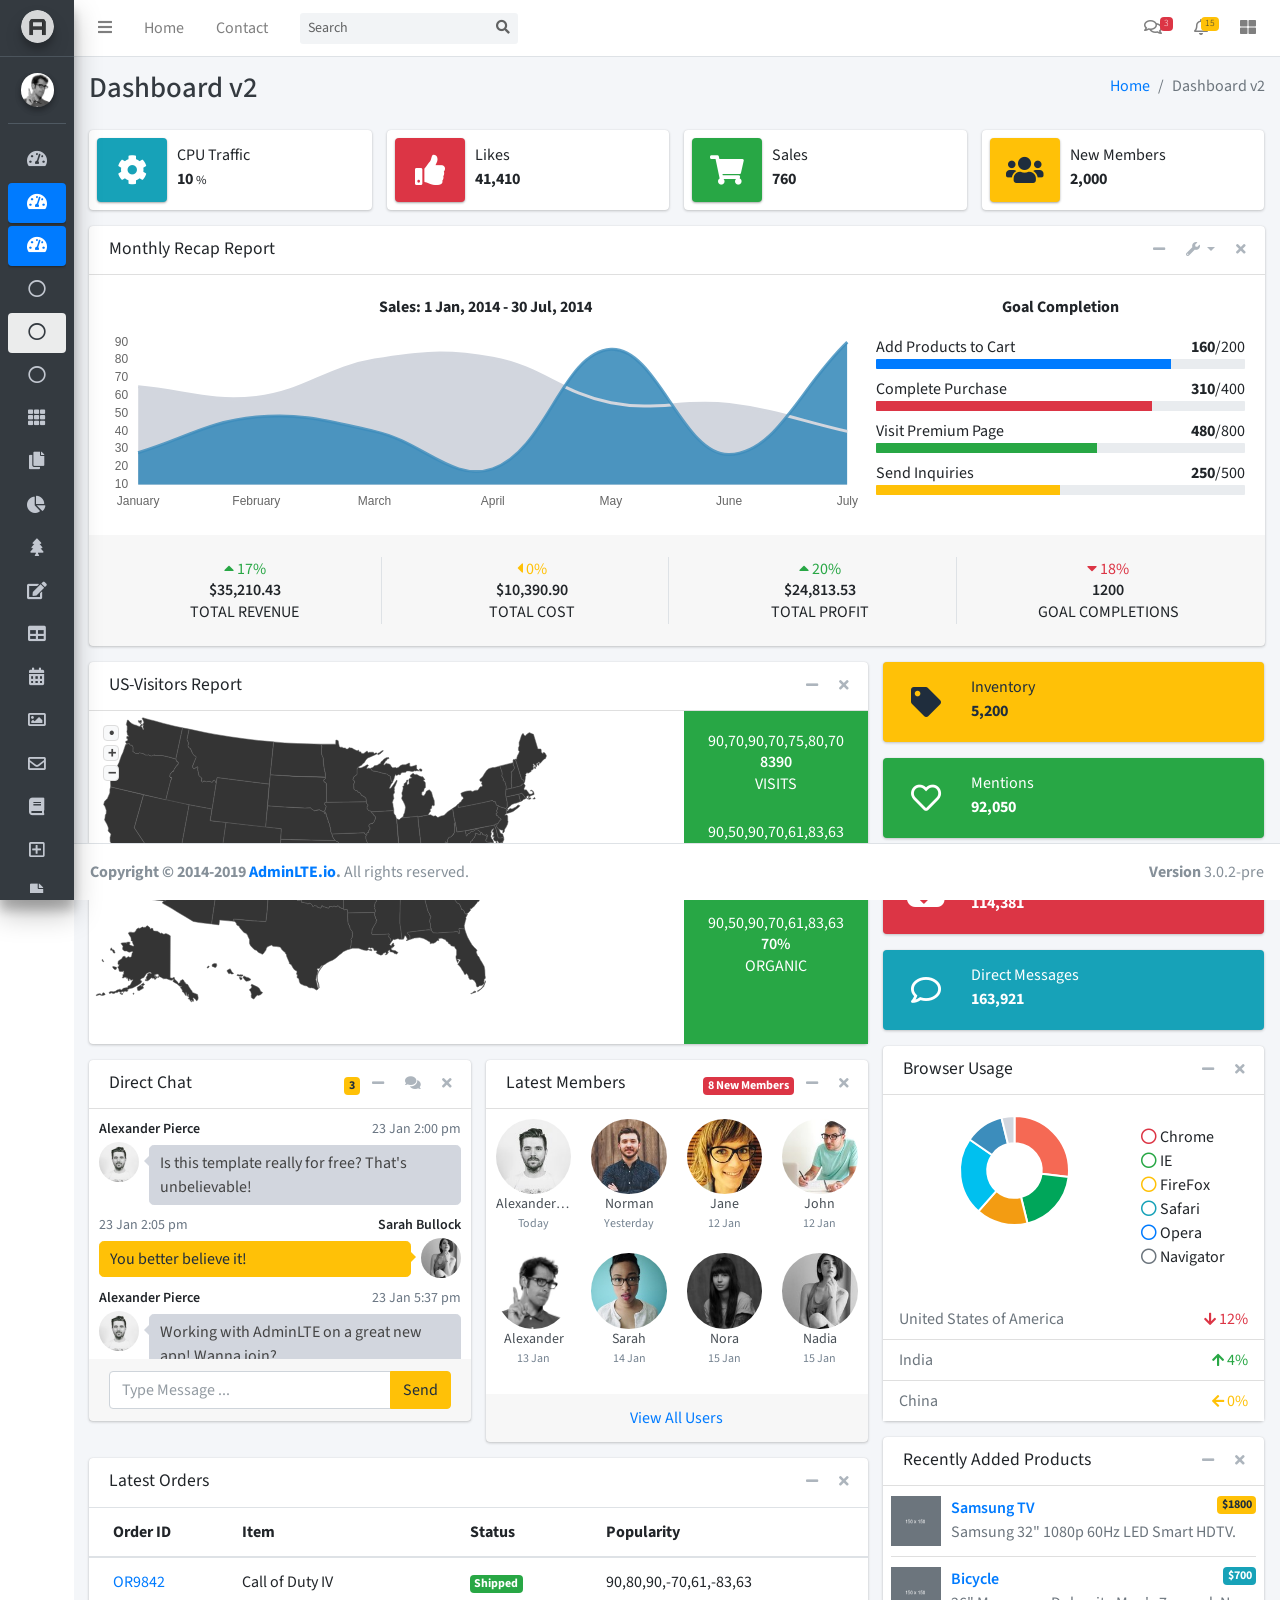
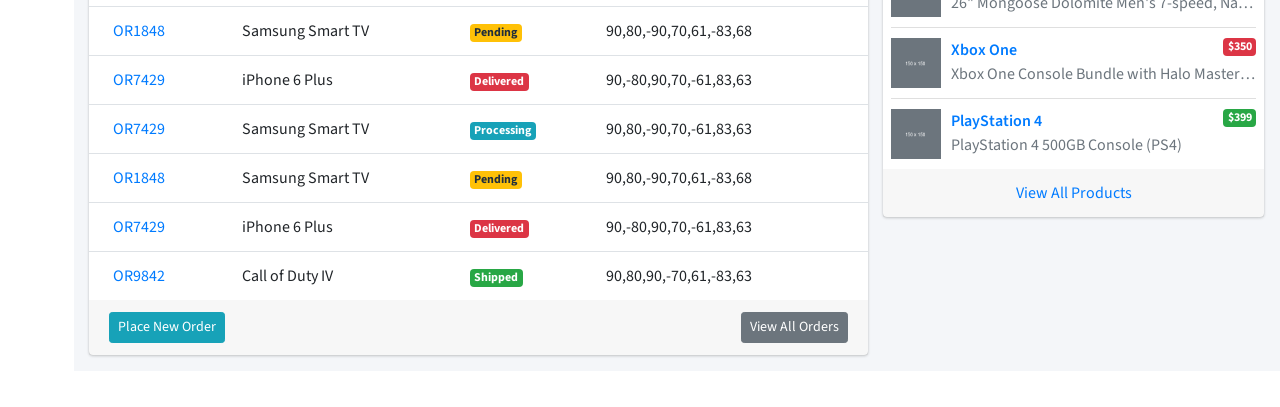
<file: index2.html>
<!DOCTYPE html>
<html lang="en">
<head>
  <meta charset="utf-8">
  <meta name="viewport" content="width=device-width, initial-scale=1">
  <meta http-equiv="x-ua-compatible" content="ie=edge">

  <title>AdminLTE 3 | Dashboard 2</title>

  <!-- Font Awesome Icons -->
  <link rel="stylesheet" href="plugins/fontawesome-free/css/all.min.css">
  <!-- overlayScrollbars -->
  <link rel="stylesheet" href="plugins/overlayScrollbars/css/OverlayScrollbars.min.css">
  <!-- Theme style -->
  <link rel="stylesheet" href="dist/css/adminlte.min.css">
  <!-- Google Font: Source Sans Pro -->
  <link href="https://fonts.googleapis.com/css?family=Source+Sans+Pro:300,400,400i,700" rel="stylesheet">
</head>
<body class="hold-transition sidebar-mini layout-fixed layout-navbar-fixed layout-footer-fixed">
<div class="wrapper">
  <!-- Navbar -->
  <nav class="main-header navbar navbar-expand navbar-white navbar-light">
    <!-- Left navbar links -->
    <ul class="navbar-nav">
      <li class="nav-item">
        <a class="nav-link" data-widget="pushmenu" href="#"><i class="fas fa-bars"></i></a>
      </li>
      <li class="nav-item d-none d-sm-inline-block">
        <a href="index3.html" class="nav-link">Home</a>
      </li>
      <li class="nav-item d-none d-sm-inline-block">
        <a href="#" class="nav-link">Contact</a>
      </li>
    </ul>

    <!-- SEARCH FORM -->
    <form class="form-inline ml-3">
      <div class="input-group input-group-sm">
        <input class="form-control form-control-navbar" type="search" placeholder="Search" aria-label="Search">
        <div class="input-group-append">
          <button class="btn btn-navbar" type="submit">
            <i class="fas fa-search"></i>
          </button>
        </div>
      </div>
    </form>

    <!-- Right navbar links -->
    <ul class="navbar-nav ml-auto">
      <!-- Messages Dropdown Menu -->
      <li class="nav-item dropdown">
        <a class="nav-link" data-toggle="dropdown" href="#">
          <i class="far fa-comments"></i>
          <span class="badge badge-danger navbar-badge">3</span>
        </a>
        <div class="dropdown-menu dropdown-menu-lg dropdown-menu-right">
          <a href="#" class="dropdown-item">
            <!-- Message Start -->
            <div class="media">
              <img src="dist/img/user1-128x128.jpg" alt="User Avatar" class="img-size-50 mr-3 img-circle">
              <div class="media-body">
                <h3 class="dropdown-item-title">
                  Brad Diesel
                  <span class="float-right text-sm text-danger"><i class="fas fa-star"></i></span>
                </h3>
                <p class="text-sm">Call me whenever you can...</p>
                <p class="text-sm text-muted"><i class="far fa-clock mr-1"></i> 4 Hours Ago</p>
              </div>
            </div>
            <!-- Message End -->
          </a>
          <div class="dropdown-divider"></div>
          <a href="#" class="dropdown-item">
            <!-- Message Start -->
            <div class="media">
              <img src="dist/img/user8-128x128.jpg" alt="User Avatar" class="img-size-50 img-circle mr-3">
              <div class="media-body">
                <h3 class="dropdown-item-title">
                  John Pierce
                  <span class="float-right text-sm text-muted"><i class="fas fa-star"></i></span>
                </h3>
                <p class="text-sm">I got your message bro</p>
                <p class="text-sm text-muted"><i class="far fa-clock mr-1"></i> 4 Hours Ago</p>
              </div>
            </div>
            <!-- Message End -->
          </a>
          <div class="dropdown-divider"></div>
          <a href="#" class="dropdown-item">
            <!-- Message Start -->
            <div class="media">
              <img src="dist/img/user3-128x128.jpg" alt="User Avatar" class="img-size-50 img-circle mr-3">
              <div class="media-body">
                <h3 class="dropdown-item-title">
                  Nora Silvester
                  <span class="float-right text-sm text-warning"><i class="fas fa-star"></i></span>
                </h3>
                <p class="text-sm">The subject goes here</p>
                <p class="text-sm text-muted"><i class="far fa-clock mr-1"></i> 4 Hours Ago</p>
              </div>
            </div>
            <!-- Message End -->
          </a>
          <div class="dropdown-divider"></div>
          <a href="#" class="dropdown-item dropdown-footer">See All Messages</a>
        </div>
      </li>
      <!-- Notifications Dropdown Menu -->
      <li class="nav-item dropdown">
        <a class="nav-link" data-toggle="dropdown" href="#">
          <i class="far fa-bell"></i>
          <span class="badge badge-warning navbar-badge">15</span>
        </a>
        <div class="dropdown-menu dropdown-menu-lg dropdown-menu-right">
          <span class="dropdown-item dropdown-header">15 Notifications</span>
          <div class="dropdown-divider"></div>
          <a href="#" class="dropdown-item">
            <i class="fas fa-envelope mr-2"></i> 4 new messages
            <span class="float-right text-muted text-sm">3 mins</span>
          </a>
          <div class="dropdown-divider"></div>
          <a href="#" class="dropdown-item">
            <i class="fas fa-users mr-2"></i> 8 friend requests
            <span class="float-right text-muted text-sm">12 hours</span>
          </a>
          <div class="dropdown-divider"></div>
          <a href="#" class="dropdown-item">
            <i class="fas fa-file mr-2"></i> 3 new reports
            <span class="float-right text-muted text-sm">2 days</span>
          </a>
          <div class="dropdown-divider"></div>
          <a href="#" class="dropdown-item dropdown-footer">See All Notifications</a>
        </div>
      </li>
      <li class="nav-item">
        <a class="nav-link" data-widget="control-sidebar" data-slide="true" href="#"><i
            class="fas fa-th-large"></i></a>
      </li>
    </ul>
  </nav>
  <!-- /.navbar -->

  <!-- Main Sidebar Container -->
  <aside class="main-sidebar sidebar-dark-primary elevation-4">
    <!-- Brand Logo -->
    <a href="index3.html" class="brand-link">
      <img src="dist/img/AdminLTELogo.png" alt="AdminLTE Logo" class="brand-image img-circle elevation-3"
           style="opacity: .8">
      <span class="brand-text font-weight-light">AdminLTE 3</span>
    </a>

    <!-- Sidebar -->
    <div class="sidebar">
      <!-- Sidebar user panel (optional) -->
      <div class="user-panel mt-3 pb-3 mb-3 d-flex">
        <div class="image">
          <img src="dist/img/user2-160x160.jpg" class="img-circle elevation-2" alt="User Image">
        </div>
        <div class="info">
          <a href="#" class="d-block">Alexander Pierce</a>
        </div>
      </div>

      <!-- Sidebar Menu -->
      <nav class="mt-2">
        <ul class="nav nav-pills nav-sidebar flex-column" data-widget="treeview" role="menu" data-accordion="false">
          <!-- Add icons to the links using the .nav-icon class
               with font-awesome or any other icon font library -->
          <li class="nav-item">
            <a href="./index.html" class="nav-link">
              <i class="nav-icon fas fa-tachometer-alt"></i>
              <p>
                PC status
              </p>
            </a>
          </li>
          <li class="nav-item">
            <a href="./index2.html" class="nav-link active">
              <i class="nav-icon fas fa-tachometer-alt"></i>
              <p>
                Process Status
              </p>
            </a>
          </li>
          <li class="nav-item has-treeview menu-open">
            <a href="#" class="nav-link active">
              <i class="nav-icon fas fa-tachometer-alt"></i>
              <p>
                Dashboard
                <i class="right fas fa-angle-left"></i>
              </p>
            </a>
            <ul class="nav nav-treeview">
              <li class="nav-item">
                <a href="./index.html" class="nav-link">
                  <i class="far fa-circle nav-icon"></i>
                  <p>Dashboard v1</p>
                </a>
              </li>
              <li class="nav-item">
                <a href="./index2.html" class="nav-link active">
                  <i class="far fa-circle nav-icon"></i>
                  <p>Dashboard v2</p>
                </a>
              </li>
              <li class="nav-item">
                <a href="./index3.html" class="nav-link">
                  <i class="far fa-circle nav-icon"></i>
                  <p>Dashboard v3</p>
                </a>
              </li>
            </ul>
          </li>
          <li class="nav-item">
            <a href="pages/widgets.html" class="nav-link">
              <i class="nav-icon fas fa-th"></i>
              <p>
                Widgets
                <span class="right badge badge-danger">New</span>
              </p>
            </a>
          </li>
          <li class="nav-item has-treeview">
            <a href="#" class="nav-link">
              <i class="nav-icon fas fa-copy"></i>
              <p>
                Layout Options
                <i class="fas fa-angle-left right"></i>
                <span class="badge badge-info right">6</span>
              </p>
            </a>
            <ul class="nav nav-treeview">
              <li class="nav-item">
                <a href="pages/layout/top-nav.html" class="nav-link">
                  <i class="far fa-circle nav-icon"></i>
                  <p>Top Navigation</p>
                </a>
              </li>
              <li class="nav-item">
                <a href="pages/layout/top-nav-sidebar.html" class="nav-link">
                  <i class="far fa-circle nav-icon"></i>
                  <p>Top Navigation + Sidebar</p>
                </a>
              </li>
              <li class="nav-item">
                <a href="pages/layout/boxed.html" class="nav-link">
                  <i class="far fa-circle nav-icon"></i>
                  <p>Boxed</p>
                </a>
              </li>
              <li class="nav-item">
                <a href="pages/layout/fixed-sidebar.html" class="nav-link">
                  <i class="far fa-circle nav-icon"></i>
                  <p>Fixed Sidebar</p>
                </a>
              </li>
              <li class="nav-item">
                <a href="pages/layout/fixed-topnav.html" class="nav-link">
                  <i class="far fa-circle nav-icon"></i>
                  <p>Fixed Navbar</p>
                </a>
              </li>
              <li class="nav-item">
                <a href="pages/layout/fixed-footer.html" class="nav-link">
                  <i class="far fa-circle nav-icon"></i>
                  <p>Fixed Footer</p>
                </a>
              </li>
              <li class="nav-item">
                <a href="pages/layout/collapsed-sidebar.html" class="nav-link">
                  <i class="far fa-circle nav-icon"></i>
                  <p>Collapsed Sidebar</p>
                </a>
              </li>
            </ul>
          </li>
          <li class="nav-item has-treeview">
            <a href="#" class="nav-link">
              <i class="nav-icon fas fa-chart-pie"></i>
              <p>
                Charts
                <i class="right fas fa-angle-left"></i>
              </p>
            </a>
            <ul class="nav nav-treeview">
              <li class="nav-item">
                <a href="pages/charts/chartjs.html" class="nav-link">
                  <i class="far fa-circle nav-icon"></i>
                  <p>ChartJS</p>
                </a>
              </li>
              <li class="nav-item">
                <a href="pages/charts/flot.html" class="nav-link">
                  <i class="far fa-circle nav-icon"></i>
                  <p>Flot</p>
                </a>
              </li>
              <li class="nav-item">
                <a href="pages/charts/inline.html" class="nav-link">
                  <i class="far fa-circle nav-icon"></i>
                  <p>Inline</p>
                </a>
              </li>
            </ul>
          </li>
          <li class="nav-item has-treeview">
            <a href="#" class="nav-link">
              <i class="nav-icon fas fa-tree"></i>
              <p>
                UI Elements
                <i class="fas fa-angle-left right"></i>
              </p>
            </a>
            <ul class="nav nav-treeview">
              <li class="nav-item">
                <a href="pages/UI/general.html" class="nav-link">
                  <i class="far fa-circle nav-icon"></i>
                  <p>General</p>
                </a>
              </li>
              <li class="nav-item">
                <a href="pages/UI/icons.html" class="nav-link">
                  <i class="far fa-circle nav-icon"></i>
                  <p>Icons</p>
                </a>
              </li>
              <li class="nav-item">
                <a href="pages/UI/buttons.html" class="nav-link">
                  <i class="far fa-circle nav-icon"></i>
                  <p>Buttons</p>
                </a>
              </li>
              <li class="nav-item">
                <a href="pages/UI/sliders.html" class="nav-link">
                  <i class="far fa-circle nav-icon"></i>
                  <p>Sliders</p>
                </a>
              </li>
              <li class="nav-item">
                <a href="pages/UI/modals.html" class="nav-link">
                  <i class="far fa-circle nav-icon"></i>
                  <p>Modals & Alerts</p>
                </a>
              </li>
              <li class="nav-item">
                <a href="pages/UI/navbar.html" class="nav-link">
                  <i class="far fa-circle nav-icon"></i>
                  <p>Navbar & Tabs</p>
                </a>
              </li>
              <li class="nav-item">
                <a href="pages/UI/timeline.html" class="nav-link">
                  <i class="far fa-circle nav-icon"></i>
                  <p>Timeline</p>
                </a>
              </li>
              <li class="nav-item">
                <a href="pages/UI/ribbons.html" class="nav-link">
                  <i class="far fa-circle nav-icon"></i>
                  <p>Ribbons</p>
                </a>
              </li>
            </ul>
          </li>
          <li class="nav-item has-treeview">
            <a href="#" class="nav-link">
              <i class="nav-icon fas fa-edit"></i>
              <p>
                Forms
                <i class="fas fa-angle-left right"></i>
              </p>
            </a>
            <ul class="nav nav-treeview">
              <li class="nav-item">
                <a href="pages/forms/general.html" class="nav-link">
                  <i class="far fa-circle nav-icon"></i>
                  <p>General Elements</p>
                </a>
              </li>
              <li class="nav-item">
                <a href="pages/forms/advanced.html" class="nav-link">
                  <i class="far fa-circle nav-icon"></i>
                  <p>Advanced Elements</p>
                </a>
              </li>
              <li class="nav-item">
                <a href="pages/forms/editors.html" class="nav-link">
                  <i class="far fa-circle nav-icon"></i>
                  <p>Editors</p>
                </a>
              </li>
              <li class="nav-item">
                <a href="pages/forms/validation.html" class="nav-link">
                  <i class="far fa-circle nav-icon"></i>
                  <p>Validation</p>
                </a>
              </li>
            </ul>
          </li>
          <li class="nav-item has-treeview">
            <a href="#" class="nav-link">
              <i class="nav-icon fas fa-table"></i>
              <p>
                Tables
                <i class="fas fa-angle-left right"></i>
              </p>
            </a>
            <ul class="nav nav-treeview">
              <li class="nav-item">
                <a href="pages/tables/simple.html" class="nav-link">
                  <i class="far fa-circle nav-icon"></i>
                  <p>Simple Tables</p>
                </a>
              </li>
              <li class="nav-item">
                <a href="pages/tables/data.html" class="nav-link">
                  <i class="far fa-circle nav-icon"></i>
                  <p>DataTables</p>
                </a>
              </li>
              <li class="nav-item">
                <a href="pages/tables/jsgrid.html" class="nav-link">
                  <i class="far fa-circle nav-icon"></i>
                  <p>jsGrid</p>
                </a>
              </li>
            </ul>
          </li>
          <li class="nav-header">EXAMPLES</li>
          <li class="nav-item">
            <a href="pages/calendar.html" class="nav-link">
              <i class="nav-icon fas fa-calendar-alt"></i>
              <p>
                Calendar
                <span class="badge badge-info right">2</span>
              </p>
            </a>
          </li>
          <li class="nav-item">
            <a href="pages/gallery.html" class="nav-link">
              <i class="nav-icon far fa-image"></i>
              <p>
                Gallery
              </p>
            </a>
          </li>
          <li class="nav-item has-treeview">
            <a href="#" class="nav-link">
              <i class="nav-icon far fa-envelope"></i>
              <p>
                Mailbox
                <i class="fas fa-angle-left right"></i>
              </p>
            </a>
            <ul class="nav nav-treeview">
              <li class="nav-item">
                <a href="pages/mailbox/mailbox.html" class="nav-link">
                  <i class="far fa-circle nav-icon"></i>
                  <p>Inbox</p>
                </a>
              </li>
              <li class="nav-item">
                <a href="pages/mailbox/compose.html" class="nav-link">
                  <i class="far fa-circle nav-icon"></i>
                  <p>Compose</p>
                </a>
              </li>
              <li class="nav-item">
                <a href="pages/mailbox/read-mail.html" class="nav-link">
                  <i class="far fa-circle nav-icon"></i>
                  <p>Read</p>
                </a>
              </li>
            </ul>
          </li>
          <li class="nav-item has-treeview">
            <a href="#" class="nav-link">
              <i class="nav-icon fas fa-book"></i>
              <p>
                Pages
                <i class="fas fa-angle-left right"></i>
              </p>
            </a>
            <ul class="nav nav-treeview">
              <li class="nav-item">
                <a href="pages/examples/invoice.html" class="nav-link">
                  <i class="far fa-circle nav-icon"></i>
                  <p>Invoice</p>
                </a>
              </li>
              <li class="nav-item">
                <a href="pages/examples/profile.html" class="nav-link">
                  <i class="far fa-circle nav-icon"></i>
                  <p>Profile</p>
                </a>
              </li>
              <li class="nav-item">
                <a href="pages/examples/e_commerce.html" class="nav-link">
                  <i class="far fa-circle nav-icon"></i>
                  <p>E-commerce</p>
                </a>
              </li>
              <li class="nav-item">
                <a href="pages/examples/projects.html" class="nav-link">
                  <i class="far fa-circle nav-icon"></i>
                  <p>Projects</p>
                </a>
              </li>
              <li class="nav-item">
                <a href="pages/examples/project_add.html" class="nav-link">
                  <i class="far fa-circle nav-icon"></i>
                  <p>Project Add</p>
                </a>
              </li>
              <li class="nav-item">
                <a href="pages/examples/project_edit.html" class="nav-link">
                  <i class="far fa-circle nav-icon"></i>
                  <p>Project Edit</p>
                </a>
              </li>
              <li class="nav-item">
                <a href="pages/examples/project_detail.html" class="nav-link">
                  <i class="far fa-circle nav-icon"></i>
                  <p>Project Detail</p>
                </a>
              </li>
              <li class="nav-item">
                <a href="pages/examples/contacts.html" class="nav-link">
                  <i class="far fa-circle nav-icon"></i>
                  <p>Contacts</p>
                </a>
              </li>
            </ul>
          </li>
          <li class="nav-item has-treeview">
            <a href="#" class="nav-link">
              <i class="nav-icon far fa-plus-square"></i>
              <p>
                Extras
                <i class="fas fa-angle-left right"></i>
              </p>
            </a>
            <ul class="nav nav-treeview">
              <li class="nav-item">
                <a href="pages/examples/login.html" class="nav-link">
                  <i class="far fa-circle nav-icon"></i>
                  <p>Login</p>
                </a>
              </li>
              <li class="nav-item">
                <a href="pages/examples/register.html" class="nav-link">
                  <i class="far fa-circle nav-icon"></i>
                  <p>Register</p>
                </a>
              </li>
              <li class="nav-item">
                <a href="pages/examples/forgot-password.html" class="nav-link">
                  <i class="far fa-circle nav-icon"></i>
                  <p>Forgot Password</p>
                </a>
              </li>
              <li class="nav-item">
                <a href="pages/examples/recover-password.html" class="nav-link">
                  <i class="far fa-circle nav-icon"></i>
                  <p>Recover Password</p>
                </a>
              </li>
              <li class="nav-item">
                <a href="pages/examples/lockscreen.html" class="nav-link">
                  <i class="far fa-circle nav-icon"></i>
                  <p>Lockscreen</p>
                </a>
              </li>
              <li class="nav-item">
                <a href="pages/examples/legacy-user-menu.html" class="nav-link">
                  <i class="far fa-circle nav-icon"></i>
                  <p>Legacy User Menu</p>
                </a>
              </li>
              <li class="nav-item">
                <a href="pages/examples/language-menu.html" class="nav-link">
                  <i class="far fa-circle nav-icon"></i>
                  <p>Language Menu</p>
                </a>
              </li>
              <li class="nav-item">
                <a href="pages/examples/404.html" class="nav-link">
                  <i class="far fa-circle nav-icon"></i>
                  <p>Error 404</p>
                </a>
              </li>
              <li class="nav-item">
                <a href="pages/examples/500.html" class="nav-link">
                  <i class="far fa-circle nav-icon"></i>
                  <p>Error 500</p>
                </a>
              </li>
              <li class="nav-item">
                <a href="pages/examples/pace.html" class="nav-link">
                  <i class="far fa-circle nav-icon"></i>
                  <p>Pace</p>
                </a>
              </li>
              <li class="nav-item">
                <a href="pages/examples/blank.html" class="nav-link">
                  <i class="far fa-circle nav-icon"></i>
                  <p>Blank Page</p>
                </a>
              </li>
              <li class="nav-item">
                <a href="starter.html" class="nav-link">
                  <i class="far fa-circle nav-icon"></i>
                  <p>Starter Page</p>
                </a>
              </li>
            </ul>
          </li>
          <li class="nav-header">MISCELLANEOUS</li>
          <li class="nav-item">
            <a href="https://adminlte.io/docs/3.0" class="nav-link">
              <i class="nav-icon fas fa-file"></i>
              <p>Documentation</p>
            </a>
          </li>
          <li class="nav-header">MULTI LEVEL EXAMPLE</li>
          <li class="nav-item">
            <a href="#" class="nav-link">
              <i class="fas fa-circle nav-icon"></i>
              <p>Level 1</p>
            </a>
          </li>
          <li class="nav-item has-treeview">
            <a href="#" class="nav-link">
              <i class="nav-icon fas fa-circle"></i>
              <p>
                Level 1
                <i class="right fas fa-angle-left"></i>
              </p>
            </a>
            <ul class="nav nav-treeview">
              <li class="nav-item">
                <a href="#" class="nav-link">
                  <i class="far fa-circle nav-icon"></i>
                  <p>Level 2</p>
                </a>
              </li>
              <li class="nav-item has-treeview">
                <a href="#" class="nav-link">
                  <i class="far fa-circle nav-icon"></i>
                  <p>
                    Level 2
                    <i class="right fas fa-angle-left"></i>
                  </p>
                </a>
                <ul class="nav nav-treeview">
                  <li class="nav-item">
                    <a href="#" class="nav-link">
                      <i class="far fa-dot-circle nav-icon"></i>
                      <p>Level 3</p>
                    </a>
                  </li>
                  <li class="nav-item">
                    <a href="#" class="nav-link">
                      <i class="far fa-dot-circle nav-icon"></i>
                      <p>Level 3</p>
                    </a>
                  </li>
                  <li class="nav-item">
                    <a href="#" class="nav-link">
                      <i class="far fa-dot-circle nav-icon"></i>
                      <p>Level 3</p>
                    </a>
                  </li>
                </ul>
              </li>
              <li class="nav-item">
                <a href="#" class="nav-link">
                  <i class="far fa-circle nav-icon"></i>
                  <p>Level 2</p>
                </a>
              </li>
            </ul>
          </li>
          <li class="nav-item">
            <a href="#" class="nav-link">
              <i class="fas fa-circle nav-icon"></i>
              <p>Level 1</p>
            </a>
          </li>
          <li class="nav-header">LABELS</li>
          <li class="nav-item">
            <a href="#" class="nav-link">
              <i class="nav-icon far fa-circle text-danger"></i>
              <p class="text">Important</p>
            </a>
          </li>
          <li class="nav-item">
            <a href="#" class="nav-link">
              <i class="nav-icon far fa-circle text-warning"></i>
              <p>Warning</p>
            </a>
          </li>
          <li class="nav-item">
            <a href="#" class="nav-link">
              <i class="nav-icon far fa-circle text-info"></i>
              <p>Informational</p>
            </a>
          </li>
        </ul>
      </nav>
      <!-- /.sidebar-menu -->
    </div>
    <!-- /.sidebar -->
  </aside>

  <!-- Content Wrapper. Contains page content -->
  <div class="content-wrapper">
    <!-- Content Header (Page header) -->
    <div class="content-header">
      <div class="container-fluid">
        <div class="row mb-2">
          <div class="col-sm-6">
            <h1 class="m-0 text-dark">Dashboard v2</h1>
          </div><!-- /.col -->
          <div class="col-sm-6">
            <ol class="breadcrumb float-sm-right">
              <li class="breadcrumb-item"><a href="#">Home</a></li>
              <li class="breadcrumb-item active">Dashboard v2</li>
            </ol>
          </div><!-- /.col -->
        </div><!-- /.row -->
      </div><!-- /.container-fluid -->
    </div>
    <!-- /.content-header -->

    <!-- Main content -->
    <section class="content">
      <div class="container-fluid">
        <!-- Info boxes -->
        <div class="row">
          <div class="col-12 col-sm-6 col-md-3">
            <div class="info-box">
              <span class="info-box-icon bg-info elevation-1"><i class="fas fa-cog"></i></span>

              <div class="info-box-content">
                <span class="info-box-text">CPU Traffic</span>
                <span class="info-box-number">
                  10
                  <small>%</small>
                </span>
              </div>
              <!-- /.info-box-content -->
            </div>
            <!-- /.info-box -->
          </div>
          <!-- /.col -->
          <div class="col-12 col-sm-6 col-md-3">
            <div class="info-box mb-3">
              <span class="info-box-icon bg-danger elevation-1"><i class="fas fa-thumbs-up"></i></span>

              <div class="info-box-content">
                <span class="info-box-text">Likes</span>
                <span class="info-box-number">41,410</span>
              </div>
              <!-- /.info-box-content -->
            </div>
            <!-- /.info-box -->
          </div>
          <!-- /.col -->

          <!-- fix for small devices only -->
          <div class="clearfix hidden-md-up"></div>

          <div class="col-12 col-sm-6 col-md-3">
            <div class="info-box mb-3">
              <span class="info-box-icon bg-success elevation-1"><i class="fas fa-shopping-cart"></i></span>

              <div class="info-box-content">
                <span class="info-box-text">Sales</span>
                <span class="info-box-number">760</span>
              </div>
              <!-- /.info-box-content -->
            </div>
            <!-- /.info-box -->
          </div>
          <!-- /.col -->
          <div class="col-12 col-sm-6 col-md-3">
            <div class="info-box mb-3">
              <span class="info-box-icon bg-warning elevation-1"><i class="fas fa-users"></i></span>

              <div class="info-box-content">
                <span class="info-box-text">New Members</span>
                <span class="info-box-number">2,000</span>
              </div>
              <!-- /.info-box-content -->
            </div>
            <!-- /.info-box -->
          </div>
          <!-- /.col -->
        </div>
        <!-- /.row -->

        <div class="row">
          <div class="col-md-12">
            <div class="card">
              <div class="card-header">
                <h5 class="card-title">Monthly Recap Report</h5>

                <div class="card-tools">
                  <button type="button" class="btn btn-tool" data-card-widget="collapse">
                    <i class="fas fa-minus"></i>
                  </button>
                  <div class="btn-group">
                    <button type="button" class="btn btn-tool dropdown-toggle" data-toggle="dropdown">
                      <i class="fas fa-wrench"></i>
                    </button>
                    <div class="dropdown-menu dropdown-menu-right" role="menu">
                      <a href="#" class="dropdown-item">Action</a>
                      <a href="#" class="dropdown-item">Another action</a>
                      <a href="#" class="dropdown-item">Something else here</a>
                      <a class="dropdown-divider"></a>
                      <a href="#" class="dropdown-item">Separated link</a>
                    </div>
                  </div>
                  <button type="button" class="btn btn-tool" data-card-widget="remove">
                    <i class="fas fa-times"></i>
                  </button>
                </div>
              </div>
              <!-- /.card-header -->
              <div class="card-body">
                <div class="row">
                  <div class="col-md-8">
                    <p class="text-center">
                      <strong>Sales: 1 Jan, 2014 - 30 Jul, 2014</strong>
                    </p>

                    <div class="chart">
                      <!-- Sales Chart Canvas -->
                      <canvas id="salesChart" height="180" style="height: 180px;"></canvas>
                    </div>
                    <!-- /.chart-responsive -->
                  </div>
                  <!-- /.col -->
                  <div class="col-md-4">
                    <p class="text-center">
                      <strong>Goal Completion</strong>
                    </p>

                    <div class="progress-group">
                      Add Products to Cart
                      <span class="float-right"><b>160</b>/200</span>
                      <div class="progress progress-sm">
                        <div class="progress-bar bg-primary" style="width: 80%"></div>
                      </div>
                    </div>
                    <!-- /.progress-group -->

                    <div class="progress-group">
                      Complete Purchase
                      <span class="float-right"><b>310</b>/400</span>
                      <div class="progress progress-sm">
                        <div class="progress-bar bg-danger" style="width: 75%"></div>
                      </div>
                    </div>

                    <!-- /.progress-group -->
                    <div class="progress-group">
                      <span class="progress-text">Visit Premium Page</span>
                      <span class="float-right"><b>480</b>/800</span>
                      <div class="progress progress-sm">
                        <div class="progress-bar bg-success" style="width: 60%"></div>
                      </div>
                    </div>

                    <!-- /.progress-group -->
                    <div class="progress-group">
                      Send Inquiries
                      <span class="float-right"><b>250</b>/500</span>
                      <div class="progress progress-sm">
                        <div class="progress-bar bg-warning" style="width: 50%"></div>
                      </div>
                    </div>
                    <!-- /.progress-group -->
                  </div>
                  <!-- /.col -->
                </div>
                <!-- /.row -->
              </div>
              <!-- ./card-body -->
              <div class="card-footer">
                <div class="row">
                  <div class="col-sm-3 col-6">
                    <div class="description-block border-right">
                      <span class="description-percentage text-success"><i class="fas fa-caret-up"></i> 17%</span>
                      <h5 class="description-header">$35,210.43</h5>
                      <span class="description-text">TOTAL REVENUE</span>
                    </div>
                    <!-- /.description-block -->
                  </div>
                  <!-- /.col -->
                  <div class="col-sm-3 col-6">
                    <div class="description-block border-right">
                      <span class="description-percentage text-warning"><i class="fas fa-caret-left"></i> 0%</span>
                      <h5 class="description-header">$10,390.90</h5>
                      <span class="description-text">TOTAL COST</span>
                    </div>
                    <!-- /.description-block -->
                  </div>
                  <!-- /.col -->
                  <div class="col-sm-3 col-6">
                    <div class="description-block border-right">
                      <span class="description-percentage text-success"><i class="fas fa-caret-up"></i> 20%</span>
                      <h5 class="description-header">$24,813.53</h5>
                      <span class="description-text">TOTAL PROFIT</span>
                    </div>
                    <!-- /.description-block -->
                  </div>
                  <!-- /.col -->
                  <div class="col-sm-3 col-6">
                    <div class="description-block">
                      <span class="description-percentage text-danger"><i class="fas fa-caret-down"></i> 18%</span>
                      <h5 class="description-header">1200</h5>
                      <span class="description-text">GOAL COMPLETIONS</span>
                    </div>
                    <!-- /.description-block -->
                  </div>
                </div>
                <!-- /.row -->
              </div>
              <!-- /.card-footer -->
            </div>
            <!-- /.card -->
          </div>
          <!-- /.col -->
        </div>
        <!-- /.row -->

        <!-- Main row -->
        <div class="row">
          <!-- Left col -->
          <div class="col-md-8">
            <!-- MAP & BOX PANE -->
            <div class="card">
              <div class="card-header">
                <h3 class="card-title">US-Visitors Report</h3>

                <div class="card-tools">
                  <button type="button" class="btn btn-tool" data-card-widget="collapse">
                    <i class="fas fa-minus"></i>
                  </button>
                  <button type="button" class="btn btn-tool" data-card-widget="remove">
                    <i class="fas fa-times"></i>
                  </button>
                </div>
              </div>
              <!-- /.card-header -->
              <div class="card-body p-0">
                <div class="d-md-flex">
                  <div class="p-1 flex-fill" style="overflow: hidden">
                    <!-- Map will be created here -->
                    <div id="world-map-markers" style="height: 325px; overflow: hidden">
                      <div class="map"></div>
                    </div>
                  </div>
                  <div class="card-pane-right bg-success pt-2 pb-2 pl-4 pr-4">
                    <div class="description-block mb-4">
                      <div class="sparkbar pad" data-color="#fff">90,70,90,70,75,80,70</div>
                      <h5 class="description-header">8390</h5>
                      <span class="description-text">Visits</span>
                    </div>
                    <!-- /.description-block -->
                    <div class="description-block mb-4">
                      <div class="sparkbar pad" data-color="#fff">90,50,90,70,61,83,63</div>
                      <h5 class="description-header">30%</h5>
                      <span class="description-text">Referrals</span>
                    </div>
                    <!-- /.description-block -->
                    <div class="description-block">
                      <div class="sparkbar pad" data-color="#fff">90,50,90,70,61,83,63</div>
                      <h5 class="description-header">70%</h5>
                      <span class="description-text">Organic</span>
                    </div>
                    <!-- /.description-block -->
                  </div><!-- /.card-pane-right -->
                </div><!-- /.d-md-flex -->
              </div>
              <!-- /.card-body -->
            </div>
            <!-- /.card -->
            <div class="row">
              <div class="col-md-6">
                <!-- DIRECT CHAT -->
                <div class="card direct-chat direct-chat-warning">
                  <div class="card-header">
                    <h3 class="card-title">Direct Chat</h3>

                    <div class="card-tools">
                      <span data-toggle="tooltip" title="3 New Messages" class="badge badge-warning">3</span>
                      <button type="button" class="btn btn-tool" data-card-widget="collapse"><i class="fas fa-minus"></i>
                      </button>
                      <button type="button" class="btn btn-tool" data-toggle="tooltip" title="Contacts"
                              data-widget="chat-pane-toggle">
                        <i class="fas fa-comments"></i></button>
                      <button type="button" class="btn btn-tool" data-card-widget="remove"><i class="fas fa-times"></i>
                      </button>
                    </div>
                  </div>
                  <!-- /.card-header -->
                  <div class="card-body">
                    <!-- Conversations are loaded here -->
                    <div class="direct-chat-messages">
                      <!-- Message. Default to the left -->
                      <div class="direct-chat-msg">
                        <div class="direct-chat-infos clearfix">
                          <span class="direct-chat-name float-left">Alexander Pierce</span>
                          <span class="direct-chat-timestamp float-right">23 Jan 2:00 pm</span>
                        </div>
                        <!-- /.direct-chat-infos -->
                        <img class="direct-chat-img" src="dist/img/user1-128x128.jpg" alt="message user image">
                        <!-- /.direct-chat-img -->
                        <div class="direct-chat-text">
                          Is this template really for free? That's unbelievable!
                        </div>
                        <!-- /.direct-chat-text -->
                      </div>
                      <!-- /.direct-chat-msg -->

                      <!-- Message to the right -->
                      <div class="direct-chat-msg right">
                        <div class="direct-chat-infos clearfix">
                          <span class="direct-chat-name float-right">Sarah Bullock</span>
                          <span class="direct-chat-timestamp float-left">23 Jan 2:05 pm</span>
                        </div>
                        <!-- /.direct-chat-infos -->
                        <img class="direct-chat-img" src="dist/img/user3-128x128.jpg" alt="message user image">
                        <!-- /.direct-chat-img -->
                        <div class="direct-chat-text">
                          You better believe it!
                        </div>
                        <!-- /.direct-chat-text -->
                      </div>
                      <!-- /.direct-chat-msg -->

                      <!-- Message. Default to the left -->
                      <div class="direct-chat-msg">
                        <div class="direct-chat-infos clearfix">
                          <span class="direct-chat-name float-left">Alexander Pierce</span>
                          <span class="direct-chat-timestamp float-right">23 Jan 5:37 pm</span>
                        </div>
                        <!-- /.direct-chat-infos -->
                        <img class="direct-chat-img" src="dist/img/user1-128x128.jpg" alt="message user image">
                        <!-- /.direct-chat-img -->
                        <div class="direct-chat-text">
                          Working with AdminLTE on a great new app! Wanna join?
                        </div>
                        <!-- /.direct-chat-text -->
                      </div>
                      <!-- /.direct-chat-msg -->

                      <!-- Message to the right -->
                      <div class="direct-chat-msg right">
                        <div class="direct-chat-infos clearfix">
                          <span class="direct-chat-name float-right">Sarah Bullock</span>
                          <span class="direct-chat-timestamp float-left">23 Jan 6:10 pm</span>
                        </div>
                        <!-- /.direct-chat-infos -->
                        <img class="direct-chat-img" src="dist/img/user3-128x128.jpg" alt="message user image">
                        <!-- /.direct-chat-img -->
                        <div class="direct-chat-text">
                          I would love to.
                        </div>
                        <!-- /.direct-chat-text -->
                      </div>
                      <!-- /.direct-chat-msg -->

                    </div>
                    <!--/.direct-chat-messages-->

                    <!-- Contacts are loaded here -->
                    <div class="direct-chat-contacts">
                      <ul class="contacts-list">
                        <li>
                          <a href="#">
                            <img class="contacts-list-img" src="dist/img/user1-128x128.jpg">

                            <div class="contacts-list-info">
                              <span class="contacts-list-name">
                                Count Dracula
                                <small class="contacts-list-date float-right">2/28/2015</small>
                              </span>
                              <span class="contacts-list-msg">How have you been? I was...</span>
                            </div>
                            <!-- /.contacts-list-info -->
                          </a>
                        </li>
                        <!-- End Contact Item -->
                        <li>
                          <a href="#">
                            <img class="contacts-list-img" src="dist/img/user7-128x128.jpg">

                            <div class="contacts-list-info">
                              <span class="contacts-list-name">
                                Sarah Doe
                                <small class="contacts-list-date float-right">2/23/2015</small>
                              </span>
                              <span class="contacts-list-msg">I will be waiting for...</span>
                            </div>
                            <!-- /.contacts-list-info -->
                          </a>
                        </li>
                        <!-- End Contact Item -->
                        <li>
                          <a href="#">
                            <img class="contacts-list-img" src="dist/img/user3-128x128.jpg">

                            <div class="contacts-list-info">
                              <span class="contacts-list-name">
                                Nadia Jolie
                                <small class="contacts-list-date float-right">2/20/2015</small>
                              </span>
                              <span class="contacts-list-msg">I'll call you back at...</span>
                            </div>
                            <!-- /.contacts-list-info -->
                          </a>
                        </li>
                        <!-- End Contact Item -->
                        <li>
                          <a href="#">
                            <img class="contacts-list-img" src="dist/img/user5-128x128.jpg">

                            <div class="contacts-list-info">
                              <span class="contacts-list-name">
                                Nora S. Vans
                                <small class="contacts-list-date float-right">2/10/2015</small>
                              </span>
                              <span class="contacts-list-msg">Where is your new...</span>
                            </div>
                            <!-- /.contacts-list-info -->
                          </a>
                        </li>
                        <!-- End Contact Item -->
                        <li>
                          <a href="#">
                            <img class="contacts-list-img" src="dist/img/user6-128x128.jpg">

                            <div class="contacts-list-info">
                              <span class="contacts-list-name">
                                John K.
                                <small class="contacts-list-date float-right">1/27/2015</small>
                              </span>
                              <span class="contacts-list-msg">Can I take a look at...</span>
                            </div>
                            <!-- /.contacts-list-info -->
                          </a>
                        </li>
                        <!-- End Contact Item -->
                        <li>
                          <a href="#">
                            <img class="contacts-list-img" src="dist/img/user8-128x128.jpg">

                            <div class="contacts-list-info">
                              <span class="contacts-list-name">
                                Kenneth M.
                                <small class="contacts-list-date float-right">1/4/2015</small>
                              </span>
                              <span class="contacts-list-msg">Never mind I found...</span>
                            </div>
                            <!-- /.contacts-list-info -->
                          </a>
                        </li>
                        <!-- End Contact Item -->
                      </ul>
                      <!-- /.contacts-list -->
                    </div>
                    <!-- /.direct-chat-pane -->
                  </div>
                  <!-- /.card-body -->
                  <div class="card-footer">
                    <form action="#" method="post">
                      <div class="input-group">
                        <input type="text" name="message" placeholder="Type Message ..." class="form-control">
                        <span class="input-group-append">
                          <button type="button" class="btn btn-warning">Send</button>
                        </span>
                      </div>
                    </form>
                  </div>
                  <!-- /.card-footer-->
                </div>
                <!--/.direct-chat -->
              </div>
              <!-- /.col -->

              <div class="col-md-6">
                <!-- USERS LIST -->
                <div class="card">
                  <div class="card-header">
                    <h3 class="card-title">Latest Members</h3>

                    <div class="card-tools">
                      <span class="badge badge-danger">8 New Members</span>
                      <button type="button" class="btn btn-tool" data-card-widget="collapse"><i class="fas fa-minus"></i>
                      </button>
                      <button type="button" class="btn btn-tool" data-card-widget="remove"><i class="fas fa-times"></i>
                      </button>
                    </div>
                  </div>
                  <!-- /.card-header -->
                  <div class="card-body p-0">
                    <ul class="users-list clearfix">
                      <li>
                        <img src="dist/img/user1-128x128.jpg" alt="User Image">
                        <a class="users-list-name" href="#">Alexander Pierce</a>
                        <span class="users-list-date">Today</span>
                      </li>
                      <li>
                        <img src="dist/img/user8-128x128.jpg" alt="User Image">
                        <a class="users-list-name" href="#">Norman</a>
                        <span class="users-list-date">Yesterday</span>
                      </li>
                      <li>
                        <img src="dist/img/user7-128x128.jpg" alt="User Image">
                        <a class="users-list-name" href="#">Jane</a>
                        <span class="users-list-date">12 Jan</span>
                      </li>
                      <li>
                        <img src="dist/img/user6-128x128.jpg" alt="User Image">
                        <a class="users-list-name" href="#">John</a>
                        <span class="users-list-date">12 Jan</span>
                      </li>
                      <li>
                        <img src="dist/img/user2-160x160.jpg" alt="User Image">
                        <a class="users-list-name" href="#">Alexander</a>
                        <span class="users-list-date">13 Jan</span>
                      </li>
                      <li>
                        <img src="dist/img/user5-128x128.jpg" alt="User Image">
                        <a class="users-list-name" href="#">Sarah</a>
                        <span class="users-list-date">14 Jan</span>
                      </li>
                      <li>
                        <img src="dist/img/user4-128x128.jpg" alt="User Image">
                        <a class="users-list-name" href="#">Nora</a>
                        <span class="users-list-date">15 Jan</span>
                      </li>
                      <li>
                        <img src="dist/img/user3-128x128.jpg" alt="User Image">
                        <a class="users-list-name" href="#">Nadia</a>
                        <span class="users-list-date">15 Jan</span>
                      </li>
                    </ul>
                    <!-- /.users-list -->
                  </div>
                  <!-- /.card-body -->
                  <div class="card-footer text-center">
                    <a href="javascript::">View All Users</a>
                  </div>
                  <!-- /.card-footer -->
                </div>
                <!--/.card -->
              </div>
              <!-- /.col -->
            </div>
            <!-- /.row -->

            <!-- TABLE: LATEST ORDERS -->
            <div class="card">
              <div class="card-header border-transparent">
                <h3 class="card-title">Latest Orders</h3>

                <div class="card-tools">
                  <button type="button" class="btn btn-tool" data-card-widget="collapse">
                    <i class="fas fa-minus"></i>
                  </button>
                  <button type="button" class="btn btn-tool" data-card-widget="remove">
                    <i class="fas fa-times"></i>
                  </button>
                </div>
              </div>
              <!-- /.card-header -->
              <div class="card-body p-0">
                <div class="table-responsive">
                  <table class="table m-0">
                    <thead>
                    <tr>
                      <th>Order ID</th>
                      <th>Item</th>
                      <th>Status</th>
                      <th>Popularity</th>
                    </tr>
                    </thead>
                    <tbody>
                    <tr>
                      <td><a href="pages/examples/invoice.html">OR9842</a></td>
                      <td>Call of Duty IV</td>
                      <td><span class="badge badge-success">Shipped</span></td>
                      <td>
                        <div class="sparkbar" data-color="#00a65a" data-height="20">90,80,90,-70,61,-83,63</div>
                      </td>
                    </tr>
                    <tr>
                      <td><a href="pages/examples/invoice.html">OR1848</a></td>
                      <td>Samsung Smart TV</td>
                      <td><span class="badge badge-warning">Pending</span></td>
                      <td>
                        <div class="sparkbar" data-color="#f39c12" data-height="20">90,80,-90,70,61,-83,68</div>
                      </td>
                    </tr>
                    <tr>
                      <td><a href="pages/examples/invoice.html">OR7429</a></td>
                      <td>iPhone 6 Plus</td>
                      <td><span class="badge badge-danger">Delivered</span></td>
                      <td>
                        <div class="sparkbar" data-color="#f56954" data-height="20">90,-80,90,70,-61,83,63</div>
                      </td>
                    </tr>
                    <tr>
                      <td><a href="pages/examples/invoice.html">OR7429</a></td>
                      <td>Samsung Smart TV</td>
                      <td><span class="badge badge-info">Processing</span></td>
                      <td>
                        <div class="sparkbar" data-color="#00c0ef" data-height="20">90,80,-90,70,-61,83,63</div>
                      </td>
                    </tr>
                    <tr>
                      <td><a href="pages/examples/invoice.html">OR1848</a></td>
                      <td>Samsung Smart TV</td>
                      <td><span class="badge badge-warning">Pending</span></td>
                      <td>
                        <div class="sparkbar" data-color="#f39c12" data-height="20">90,80,-90,70,61,-83,68</div>
                      </td>
                    </tr>
                    <tr>
                      <td><a href="pages/examples/invoice.html">OR7429</a></td>
                      <td>iPhone 6 Plus</td>
                      <td><span class="badge badge-danger">Delivered</span></td>
                      <td>
                        <div class="sparkbar" data-color="#f56954" data-height="20">90,-80,90,70,-61,83,63</div>
                      </td>
                    </tr>
                    <tr>
                      <td><a href="pages/examples/invoice.html">OR9842</a></td>
                      <td>Call of Duty IV</td>
                      <td><span class="badge badge-success">Shipped</span></td>
                      <td>
                        <div class="sparkbar" data-color="#00a65a" data-height="20">90,80,90,-70,61,-83,63</div>
                      </td>
                    </tr>
                    </tbody>
                  </table>
                </div>
                <!-- /.table-responsive -->
              </div>
              <!-- /.card-body -->
              <div class="card-footer clearfix">
                <a href="javascript:void(0)" class="btn btn-sm btn-info float-left">Place New Order</a>
                <a href="javascript:void(0)" class="btn btn-sm btn-secondary float-right">View All Orders</a>
              </div>
              <!-- /.card-footer -->
            </div>
            <!-- /.card -->
          </div>
          <!-- /.col -->

          <div class="col-md-4">
            <!-- Info Boxes Style 2 -->
            <div class="info-box mb-3 bg-warning">
              <span class="info-box-icon"><i class="fas fa-tag"></i></span>

              <div class="info-box-content">
                <span class="info-box-text">Inventory</span>
                <span class="info-box-number">5,200</span>
              </div>
              <!-- /.info-box-content -->
            </div>
            <!-- /.info-box -->
            <div class="info-box mb-3 bg-success">
              <span class="info-box-icon"><i class="far fa-heart"></i></span>

              <div class="info-box-content">
                <span class="info-box-text">Mentions</span>
                <span class="info-box-number">92,050</span>
              </div>
              <!-- /.info-box-content -->
            </div>
            <!-- /.info-box -->
            <div class="info-box mb-3 bg-danger">
              <span class="info-box-icon"><i class="fas fa-cloud-download-alt"></i></span>

              <div class="info-box-content">
                <span class="info-box-text">Downloads</span>
                <span class="info-box-number">114,381</span>
              </div>
              <!-- /.info-box-content -->
            </div>
            <!-- /.info-box -->
            <div class="info-box mb-3 bg-info">
              <span class="info-box-icon"><i class="far fa-comment"></i></span>

              <div class="info-box-content">
                <span class="info-box-text">Direct Messages</span>
                <span class="info-box-number">163,921</span>
              </div>
              <!-- /.info-box-content -->
            </div>
            <!-- /.info-box -->

            <div class="card">
              <div class="card-header">
                <h3 class="card-title">Browser Usage</h3>

                <div class="card-tools">
                  <button type="button" class="btn btn-tool" data-card-widget="collapse"><i class="fas fa-minus"></i>
                  </button>
                  <button type="button" class="btn btn-tool" data-card-widget="remove"><i class="fas fa-times"></i>
                  </button>
                </div>
              </div>
              <!-- /.card-header -->
              <div class="card-body">
                <div class="row">
                  <div class="col-md-8">
                    <div class="chart-responsive">
                      <canvas id="pieChart" height="150"></canvas>
                    </div>
                    <!-- ./chart-responsive -->
                  </div>
                  <!-- /.col -->
                  <div class="col-md-4">
                    <ul class="chart-legend clearfix">
                      <li><i class="far fa-circle text-danger"></i> Chrome</li>
                      <li><i class="far fa-circle text-success"></i> IE</li>
                      <li><i class="far fa-circle text-warning"></i> FireFox</li>
                      <li><i class="far fa-circle text-info"></i> Safari</li>
                      <li><i class="far fa-circle text-primary"></i> Opera</li>
                      <li><i class="far fa-circle text-secondary"></i> Navigator</li>
                    </ul>
                  </div>
                  <!-- /.col -->
                </div>
                <!-- /.row -->
              </div>
              <!-- /.card-body -->
              <div class="card-footer bg-white p-0">
                <ul class="nav nav-pills flex-column">
                  <li class="nav-item">
                    <a href="#" class="nav-link">
                      United States of America
                      <span class="float-right text-danger">
                        <i class="fas fa-arrow-down text-sm"></i>
                        12%</span>
                    </a>
                  </li>
                  <li class="nav-item">
                    <a href="#" class="nav-link">
                      India
                      <span class="float-right text-success">
                        <i class="fas fa-arrow-up text-sm"></i> 4%
                      </span>
                    </a>
                  </li>
                  <li class="nav-item">
                    <a href="#" class="nav-link">
                      China
                      <span class="float-right text-warning">
                        <i class="fas fa-arrow-left text-sm"></i> 0%
                      </span>
                    </a>
                  </li>
                </ul>
              </div>
              <!-- /.footer -->
            </div>
            <!-- /.card -->

            <!-- PRODUCT LIST -->
            <div class="card">
              <div class="card-header">
                <h3 class="card-title">Recently Added Products</h3>

                <div class="card-tools">
                  <button type="button" class="btn btn-tool" data-card-widget="collapse">
                    <i class="fas fa-minus"></i>
                  </button>
                  <button type="button" class="btn btn-tool" data-card-widget="remove">
                    <i class="fas fa-times"></i>
                  </button>
                </div>
              </div>
              <!-- /.card-header -->
              <div class="card-body p-0">
                <ul class="products-list product-list-in-card pl-2 pr-2">
                  <li class="item">
                    <div class="product-img">
                      <img src="dist/img/default-150x150.png" alt="Product Image" class="img-size-50">
                    </div>
                    <div class="product-info">
                      <a href="javascript:void(0)" class="product-title">Samsung TV
                        <span class="badge badge-warning float-right">$1800</span></a>
                      <span class="product-description">
                        Samsung 32" 1080p 60Hz LED Smart HDTV.
                      </span>
                    </div>
                  </li>
                  <!-- /.item -->
                  <li class="item">
                    <div class="product-img">
                      <img src="dist/img/default-150x150.png" alt="Product Image" class="img-size-50">
                    </div>
                    <div class="product-info">
                      <a href="javascript:void(0)" class="product-title">Bicycle
                        <span class="badge badge-info float-right">$700</span></a>
                      <span class="product-description">
                        26" Mongoose Dolomite Men's 7-speed, Navy Blue.
                      </span>
                    </div>
                  </li>
                  <!-- /.item -->
                  <li class="item">
                    <div class="product-img">
                      <img src="dist/img/default-150x150.png" alt="Product Image" class="img-size-50">
                    </div>
                    <div class="product-info">
                      <a href="javascript:void(0)" class="product-title">
                        Xbox One <span class="badge badge-danger float-right">
                        $350
                      </span>
                      </a>
                      <span class="product-description">
                        Xbox One Console Bundle with Halo Master Chief Collection.
                      </span>
                    </div>
                  </li>
                  <!-- /.item -->
                  <li class="item">
                    <div class="product-img">
                      <img src="dist/img/default-150x150.png" alt="Product Image" class="img-size-50">
                    </div>
                    <div class="product-info">
                      <a href="javascript:void(0)" class="product-title">PlayStation 4
                        <span class="badge badge-success float-right">$399</span></a>
                      <span class="product-description">
                        PlayStation 4 500GB Console (PS4)
                      </span>
                    </div>
                  </li>
                  <!-- /.item -->
                </ul>
              </div>
              <!-- /.card-body -->
              <div class="card-footer text-center">
                <a href="javascript:void(0)" class="uppercase">View All Products</a>
              </div>
              <!-- /.card-footer -->
            </div>
            <!-- /.card -->
          </div>
          <!-- /.col -->
        </div>
        <!-- /.row -->
      </div><!--/. container-fluid -->
    </section>
    <!-- /.content -->
  </div>
  <!-- /.content-wrapper -->

  <!-- Control Sidebar -->
  <aside class="control-sidebar control-sidebar-dark">
    <!-- Control sidebar content goes here -->
  </aside>
  <!-- /.control-sidebar -->

  <!-- Main Footer -->
  <footer class="main-footer">
    <strong>Copyright &copy; 2014-2019 <a href="http://adminlte.io">AdminLTE.io</a>.</strong>
    All rights reserved.
    <div class="float-right d-none d-sm-inline-block">
      <b>Version</b> 3.0.2-pre
    </div>
  </footer>
</div>
<!-- ./wrapper -->

<!-- REQUIRED SCRIPTS -->
<!-- jQuery -->
<script src="plugins/jquery/jquery.min.js"></script>
<!-- Bootstrap -->
<script src="plugins/bootstrap/js/bootstrap.bundle.min.js"></script>
<!-- overlayScrollbars -->
<script src="plugins/overlayScrollbars/js/jquery.overlayScrollbars.min.js"></script>
<!-- AdminLTE App -->
<script src="dist/js/adminlte.js"></script>

<!-- OPTIONAL SCRIPTS -->
<script src="dist/js/demo.js"></script>

<!-- PAGE PLUGINS -->
<!-- jQuery Mapael -->
<script src="plugins/jquery-mousewheel/jquery.mousewheel.js"></script>
<script src="plugins/raphael/raphael.min.js"></script>
<script src="plugins/jquery-mapael/jquery.mapael.min.js"></script>
<script src="plugins/jquery-mapael/maps/usa_states.min.js"></script>
<!-- ChartJS -->
<script src="plugins/chart.js/Chart.min.js"></script>

<!-- PAGE SCRIPTS -->
<script src="dist/js/pages/dashboard2.js"></script>
</body>
</html>
</file>
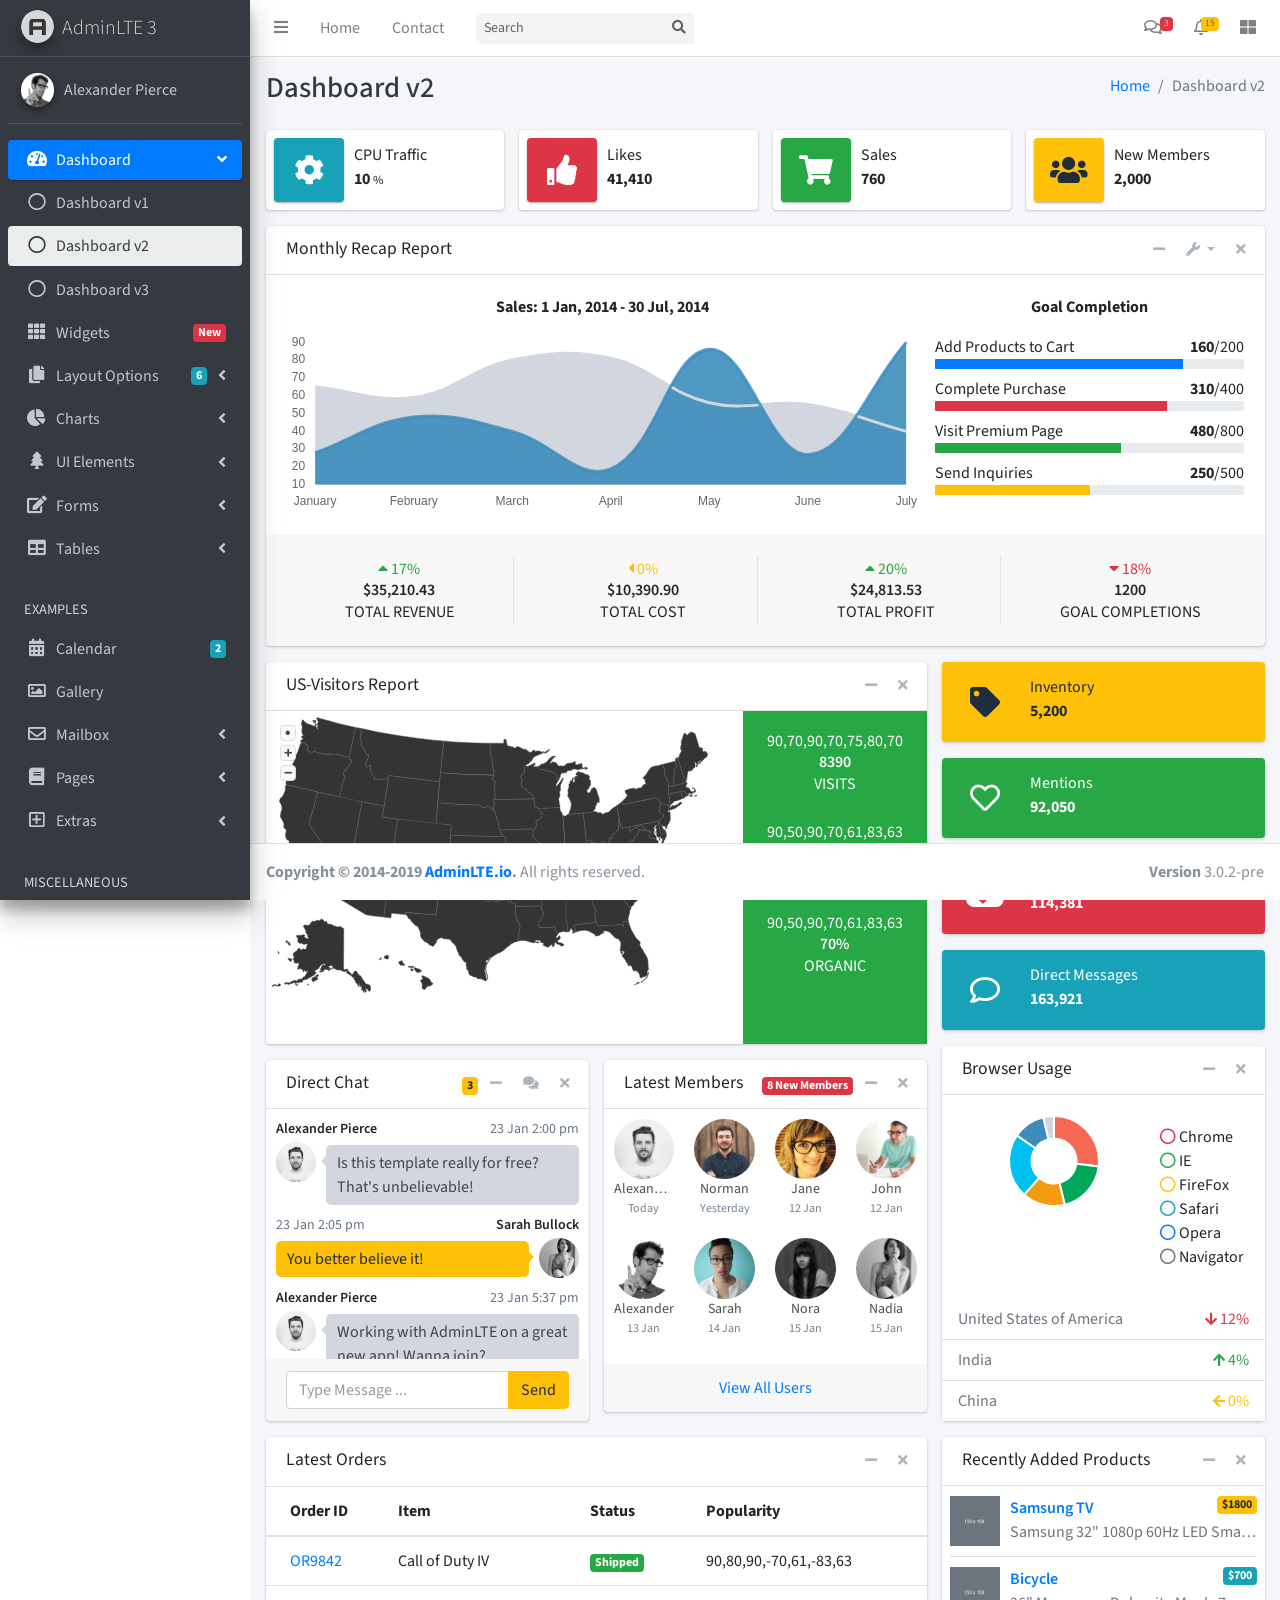
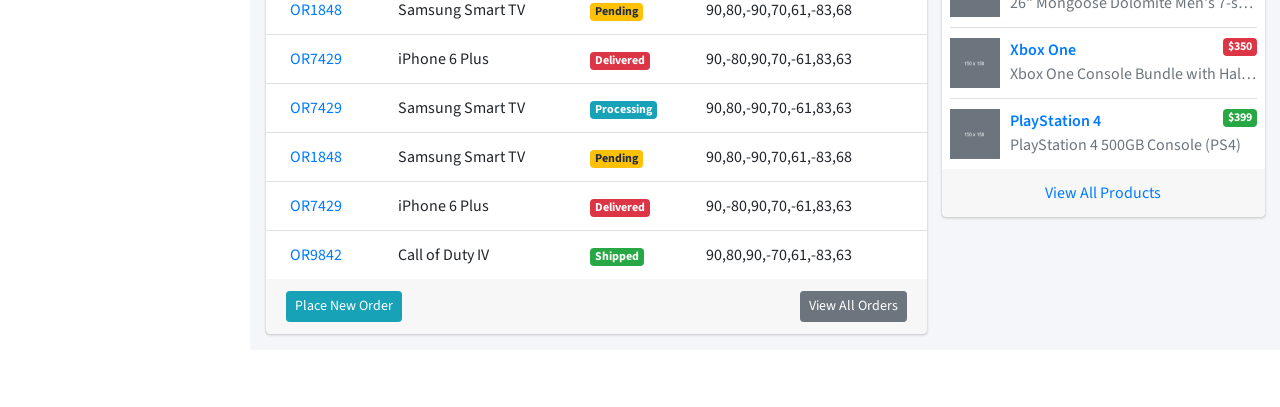
<file: index2BackUp.html>
<!DOCTYPE html>
<html lang="en">
<head>
  <meta charset="utf-8">
  <meta name="viewport" content="width=device-width, initial-scale=1">
  <meta http-equiv="x-ua-compatible" content="ie=edge">

  <title>AdminLTE 3 | Dashboard 2</title>

  <!-- Font Awesome Icons -->
  <link rel="stylesheet" href="plugins/fontawesome-free/css/all.min.css">
  <!-- overlayScrollbars -->
  <link rel="stylesheet" href="plugins/overlayScrollbars/css/OverlayScrollbars.min.css">
  <!-- Theme style -->
  <link rel="stylesheet" href="dist/css/adminlte.min.css">
  <!-- Google Font: Source Sans Pro -->
  <link href="https://fonts.googleapis.com/css?family=Source+Sans+Pro:300,400,400i,700" rel="stylesheet">
</head>
<body class="hold-transition sidebar-mini layout-fixed layout-navbar-fixed layout-footer-fixed">
<div class="wrapper">
  <!-- Navbar -->
  <nav class="main-header navbar navbar-expand navbar-white navbar-light">
    <!-- Left navbar links -->
    <ul class="navbar-nav">
      <li class="nav-item">
        <a class="nav-link" data-widget="pushmenu" href="#"><i class="fas fa-bars"></i></a>
      </li>
      <li class="nav-item d-none d-sm-inline-block">
        <a href="index3.html" class="nav-link">Home</a>
      </li>
      <li class="nav-item d-none d-sm-inline-block">
        <a href="#" class="nav-link">Contact</a>
      </li>
    </ul>

    <!-- SEARCH FORM -->
    <form class="form-inline ml-3">
      <div class="input-group input-group-sm">
        <input class="form-control form-control-navbar" type="search" placeholder="Search" aria-label="Search">
        <div class="input-group-append">
          <button class="btn btn-navbar" type="submit">
            <i class="fas fa-search"></i>
          </button>
        </div>
      </div>
    </form>

    <!-- Right navbar links -->
    <ul class="navbar-nav ml-auto">
      <!-- Messages Dropdown Menu -->
      <li class="nav-item dropdown">
        <a class="nav-link" data-toggle="dropdown" href="#">
          <i class="far fa-comments"></i>
          <span class="badge badge-danger navbar-badge">3</span>
        </a>
        <div class="dropdown-menu dropdown-menu-lg dropdown-menu-right">
          <a href="#" class="dropdown-item">
            <!-- Message Start -->
            <div class="media">
              <img src="dist/img/user1-128x128.jpg" alt="User Avatar" class="img-size-50 mr-3 img-circle">
              <div class="media-body">
                <h3 class="dropdown-item-title">
                  Brad Diesel
                  <span class="float-right text-sm text-danger"><i class="fas fa-star"></i></span>
                </h3>
                <p class="text-sm">Call me whenever you can...</p>
                <p class="text-sm text-muted"><i class="far fa-clock mr-1"></i> 4 Hours Ago</p>
              </div>
            </div>
            <!-- Message End -->
          </a>
          <div class="dropdown-divider"></div>
          <a href="#" class="dropdown-item">
            <!-- Message Start -->
            <div class="media">
              <img src="dist/img/user8-128x128.jpg" alt="User Avatar" class="img-size-50 img-circle mr-3">
              <div class="media-body">
                <h3 class="dropdown-item-title">
                  John Pierce
                  <span class="float-right text-sm text-muted"><i class="fas fa-star"></i></span>
                </h3>
                <p class="text-sm">I got your message bro</p>
                <p class="text-sm text-muted"><i class="far fa-clock mr-1"></i> 4 Hours Ago</p>
              </div>
            </div>
            <!-- Message End -->
          </a>
          <div class="dropdown-divider"></div>
          <a href="#" class="dropdown-item">
            <!-- Message Start -->
            <div class="media">
              <img src="dist/img/user3-128x128.jpg" alt="User Avatar" class="img-size-50 img-circle mr-3">
              <div class="media-body">
                <h3 class="dropdown-item-title">
                  Nora Silvester
                  <span class="float-right text-sm text-warning"><i class="fas fa-star"></i></span>
                </h3>
                <p class="text-sm">The subject goes here</p>
                <p class="text-sm text-muted"><i class="far fa-clock mr-1"></i> 4 Hours Ago</p>
              </div>
            </div>
            <!-- Message End -->
          </a>
          <div class="dropdown-divider"></div>
          <a href="#" class="dropdown-item dropdown-footer">See All Messages</a>
        </div>
      </li>
      <!-- Notifications Dropdown Menu -->
      <li class="nav-item dropdown">
        <a class="nav-link" data-toggle="dropdown" href="#">
          <i class="far fa-bell"></i>
          <span class="badge badge-warning navbar-badge">15</span>
        </a>
        <div class="dropdown-menu dropdown-menu-lg dropdown-menu-right">
          <span class="dropdown-item dropdown-header">15 Notifications</span>
          <div class="dropdown-divider"></div>
          <a href="#" class="dropdown-item">
            <i class="fas fa-envelope mr-2"></i> 4 new messages
            <span class="float-right text-muted text-sm">3 mins</span>
          </a>
          <div class="dropdown-divider"></div>
          <a href="#" class="dropdown-item">
            <i class="fas fa-users mr-2"></i> 8 friend requests
            <span class="float-right text-muted text-sm">12 hours</span>
          </a>
          <div class="dropdown-divider"></div>
          <a href="#" class="dropdown-item">
            <i class="fas fa-file mr-2"></i> 3 new reports
            <span class="float-right text-muted text-sm">2 days</span>
          </a>
          <div class="dropdown-divider"></div>
          <a href="#" class="dropdown-item dropdown-footer">See All Notifications</a>
        </div>
      </li>
      <li class="nav-item">
        <a class="nav-link" data-widget="control-sidebar" data-slide="true" href="#"><i
            class="fas fa-th-large"></i></a>
      </li>
    </ul>
  </nav>
  <!-- /.navbar -->

  <!-- Main Sidebar Container -->
  <aside class="main-sidebar sidebar-dark-primary elevation-4">
    <!-- Brand Logo -->
    <a href="index3.html" class="brand-link">
      <img src="dist/img/AdminLTELogo.png" alt="AdminLTE Logo" class="brand-image img-circle elevation-3"
           style="opacity: .8">
      <span class="brand-text font-weight-light">AdminLTE 3</span>
    </a>

    <!-- Sidebar -->
    <div class="sidebar">
      <!-- Sidebar user panel (optional) -->
      <div class="user-panel mt-3 pb-3 mb-3 d-flex">
        <div class="image">
          <img src="dist/img/user2-160x160.jpg" class="img-circle elevation-2" alt="User Image">
        </div>
        <div class="info">
          <a href="#" class="d-block">Alexander Pierce</a>
        </div>
      </div>

      <!-- Sidebar Menu -->
      <nav class="mt-2">
        <ul class="nav nav-pills nav-sidebar flex-column" data-widget="treeview" role="menu" data-accordion="false">
          <!-- Add icons to the links using the .nav-icon class
               with font-awesome or any other icon font library -->
          <li class="nav-item has-treeview menu-open">
            <a href="#" class="nav-link active">
              <i class="nav-icon fas fa-tachometer-alt"></i>
              <p>
                Dashboard
                <i class="right fas fa-angle-left"></i>
              </p>
            </a>
            <ul class="nav nav-treeview">
              <li class="nav-item">
                <a href="./index.html" class="nav-link">
                  <i class="far fa-circle nav-icon"></i>
                  <p>Dashboard v1</p>
                </a>
              </li>
              <li class="nav-item">
                <a href="./index2.html" class="nav-link active">
                  <i class="far fa-circle nav-icon"></i>
                  <p>Dashboard v2</p>
                </a>
              </li>
              <li class="nav-item">
                <a href="./index3.html" class="nav-link">
                  <i class="far fa-circle nav-icon"></i>
                  <p>Dashboard v3</p>
                </a>
              </li>
            </ul>
          </li>
          <li class="nav-item">
            <a href="pages/widgets.html" class="nav-link">
              <i class="nav-icon fas fa-th"></i>
              <p>
                Widgets
                <span class="right badge badge-danger">New</span>
              </p>
            </a>
          </li>
          <li class="nav-item has-treeview">
            <a href="#" class="nav-link">
              <i class="nav-icon fas fa-copy"></i>
              <p>
                Layout Options
                <i class="fas fa-angle-left right"></i>
                <span class="badge badge-info right">6</span>
              </p>
            </a>
            <ul class="nav nav-treeview">
              <li class="nav-item">
                <a href="pages/layout/top-nav.html" class="nav-link">
                  <i class="far fa-circle nav-icon"></i>
                  <p>Top Navigation</p>
                </a>
              </li>
              <li class="nav-item">
                <a href="pages/layout/top-nav-sidebar.html" class="nav-link">
                  <i class="far fa-circle nav-icon"></i>
                  <p>Top Navigation + Sidebar</p>
                </a>
              </li>
              <li class="nav-item">
                <a href="pages/layout/boxed.html" class="nav-link">
                  <i class="far fa-circle nav-icon"></i>
                  <p>Boxed</p>
                </a>
              </li>
              <li class="nav-item">
                <a href="pages/layout/fixed-sidebar.html" class="nav-link">
                  <i class="far fa-circle nav-icon"></i>
                  <p>Fixed Sidebar</p>
                </a>
              </li>
              <li class="nav-item">
                <a href="pages/layout/fixed-topnav.html" class="nav-link">
                  <i class="far fa-circle nav-icon"></i>
                  <p>Fixed Navbar</p>
                </a>
              </li>
              <li class="nav-item">
                <a href="pages/layout/fixed-footer.html" class="nav-link">
                  <i class="far fa-circle nav-icon"></i>
                  <p>Fixed Footer</p>
                </a>
              </li>
              <li class="nav-item">
                <a href="pages/layout/collapsed-sidebar.html" class="nav-link">
                  <i class="far fa-circle nav-icon"></i>
                  <p>Collapsed Sidebar</p>
                </a>
              </li>
            </ul>
          </li>
          <li class="nav-item has-treeview">
            <a href="#" class="nav-link">
              <i class="nav-icon fas fa-chart-pie"></i>
              <p>
                Charts
                <i class="right fas fa-angle-left"></i>
              </p>
            </a>
            <ul class="nav nav-treeview">
              <li class="nav-item">
                <a href="pages/charts/chartjs.html" class="nav-link">
                  <i class="far fa-circle nav-icon"></i>
                  <p>ChartJS</p>
                </a>
              </li>
              <li class="nav-item">
                <a href="pages/charts/flot.html" class="nav-link">
                  <i class="far fa-circle nav-icon"></i>
                  <p>Flot</p>
                </a>
              </li>
              <li class="nav-item">
                <a href="pages/charts/inline.html" class="nav-link">
                  <i class="far fa-circle nav-icon"></i>
                  <p>Inline</p>
                </a>
              </li>
            </ul>
          </li>
          <li class="nav-item has-treeview">
            <a href="#" class="nav-link">
              <i class="nav-icon fas fa-tree"></i>
              <p>
                UI Elements
                <i class="fas fa-angle-left right"></i>
              </p>
            </a>
            <ul class="nav nav-treeview">
              <li class="nav-item">
                <a href="pages/UI/general.html" class="nav-link">
                  <i class="far fa-circle nav-icon"></i>
                  <p>General</p>
                </a>
              </li>
              <li class="nav-item">
                <a href="pages/UI/icons.html" class="nav-link">
                  <i class="far fa-circle nav-icon"></i>
                  <p>Icons</p>
                </a>
              </li>
              <li class="nav-item">
                <a href="pages/UI/buttons.html" class="nav-link">
                  <i class="far fa-circle nav-icon"></i>
                  <p>Buttons</p>
                </a>
              </li>
              <li class="nav-item">
                <a href="pages/UI/sliders.html" class="nav-link">
                  <i class="far fa-circle nav-icon"></i>
                  <p>Sliders</p>
                </a>
              </li>
              <li class="nav-item">
                <a href="pages/UI/modals.html" class="nav-link">
                  <i class="far fa-circle nav-icon"></i>
                  <p>Modals & Alerts</p>
                </a>
              </li>
              <li class="nav-item">
                <a href="pages/UI/navbar.html" class="nav-link">
                  <i class="far fa-circle nav-icon"></i>
                  <p>Navbar & Tabs</p>
                </a>
              </li>
              <li class="nav-item">
                <a href="pages/UI/timeline.html" class="nav-link">
                  <i class="far fa-circle nav-icon"></i>
                  <p>Timeline</p>
                </a>
              </li>
              <li class="nav-item">
                <a href="pages/UI/ribbons.html" class="nav-link">
                  <i class="far fa-circle nav-icon"></i>
                  <p>Ribbons</p>
                </a>
              </li>
            </ul>
          </li>
          <li class="nav-item has-treeview">
            <a href="#" class="nav-link">
              <i class="nav-icon fas fa-edit"></i>
              <p>
                Forms
                <i class="fas fa-angle-left right"></i>
              </p>
            </a>
            <ul class="nav nav-treeview">
              <li class="nav-item">
                <a href="pages/forms/general.html" class="nav-link">
                  <i class="far fa-circle nav-icon"></i>
                  <p>General Elements</p>
                </a>
              </li>
              <li class="nav-item">
                <a href="pages/forms/advanced.html" class="nav-link">
                  <i class="far fa-circle nav-icon"></i>
                  <p>Advanced Elements</p>
                </a>
              </li>
              <li class="nav-item">
                <a href="pages/forms/editors.html" class="nav-link">
                  <i class="far fa-circle nav-icon"></i>
                  <p>Editors</p>
                </a>
              </li>
              <li class="nav-item">
                <a href="pages/forms/validation.html" class="nav-link">
                  <i class="far fa-circle nav-icon"></i>
                  <p>Validation</p>
                </a>
              </li>
            </ul>
          </li>
          <li class="nav-item has-treeview">
            <a href="#" class="nav-link">
              <i class="nav-icon fas fa-table"></i>
              <p>
                Tables
                <i class="fas fa-angle-left right"></i>
              </p>
            </a>
            <ul class="nav nav-treeview">
              <li class="nav-item">
                <a href="pages/tables/simple.html" class="nav-link">
                  <i class="far fa-circle nav-icon"></i>
                  <p>Simple Tables</p>
                </a>
              </li>
              <li class="nav-item">
                <a href="pages/tables/data.html" class="nav-link">
                  <i class="far fa-circle nav-icon"></i>
                  <p>DataTables</p>
                </a>
              </li>
              <li class="nav-item">
                <a href="pages/tables/jsgrid.html" class="nav-link">
                  <i class="far fa-circle nav-icon"></i>
                  <p>jsGrid</p>
                </a>
              </li>
            </ul>
          </li>
          <li class="nav-header">EXAMPLES</li>
          <li class="nav-item">
            <a href="pages/calendar.html" class="nav-link">
              <i class="nav-icon fas fa-calendar-alt"></i>
              <p>
                Calendar
                <span class="badge badge-info right">2</span>
              </p>
            </a>
          </li>
          <li class="nav-item">
            <a href="pages/gallery.html" class="nav-link">
              <i class="nav-icon far fa-image"></i>
              <p>
                Gallery
              </p>
            </a>
          </li>
          <li class="nav-item has-treeview">
            <a href="#" class="nav-link">
              <i class="nav-icon far fa-envelope"></i>
              <p>
                Mailbox
                <i class="fas fa-angle-left right"></i>
              </p>
            </a>
            <ul class="nav nav-treeview">
              <li class="nav-item">
                <a href="pages/mailbox/mailbox.html" class="nav-link">
                  <i class="far fa-circle nav-icon"></i>
                  <p>Inbox</p>
                </a>
              </li>
              <li class="nav-item">
                <a href="pages/mailbox/compose.html" class="nav-link">
                  <i class="far fa-circle nav-icon"></i>
                  <p>Compose</p>
                </a>
              </li>
              <li class="nav-item">
                <a href="pages/mailbox/read-mail.html" class="nav-link">
                  <i class="far fa-circle nav-icon"></i>
                  <p>Read</p>
                </a>
              </li>
            </ul>
          </li>
          <li class="nav-item has-treeview">
            <a href="#" class="nav-link">
              <i class="nav-icon fas fa-book"></i>
              <p>
                Pages
                <i class="fas fa-angle-left right"></i>
              </p>
            </a>
            <ul class="nav nav-treeview">
              <li class="nav-item">
                <a href="pages/examples/invoice.html" class="nav-link">
                  <i class="far fa-circle nav-icon"></i>
                  <p>Invoice</p>
                </a>
              </li>
              <li class="nav-item">
                <a href="pages/examples/profile.html" class="nav-link">
                  <i class="far fa-circle nav-icon"></i>
                  <p>Profile</p>
                </a>
              </li>
              <li class="nav-item">
                <a href="pages/examples/e_commerce.html" class="nav-link">
                  <i class="far fa-circle nav-icon"></i>
                  <p>E-commerce</p>
                </a>
              </li>
              <li class="nav-item">
                <a href="pages/examples/projects.html" class="nav-link">
                  <i class="far fa-circle nav-icon"></i>
                  <p>Projects</p>
                </a>
              </li>
              <li class="nav-item">
                <a href="pages/examples/project_add.html" class="nav-link">
                  <i class="far fa-circle nav-icon"></i>
                  <p>Project Add</p>
                </a>
              </li>
              <li class="nav-item">
                <a href="pages/examples/project_edit.html" class="nav-link">
                  <i class="far fa-circle nav-icon"></i>
                  <p>Project Edit</p>
                </a>
              </li>
              <li class="nav-item">
                <a href="pages/examples/project_detail.html" class="nav-link">
                  <i class="far fa-circle nav-icon"></i>
                  <p>Project Detail</p>
                </a>
              </li>
              <li class="nav-item">
                <a href="pages/examples/contacts.html" class="nav-link">
                  <i class="far fa-circle nav-icon"></i>
                  <p>Contacts</p>
                </a>
              </li>
            </ul>
          </li>
          <li class="nav-item has-treeview">
            <a href="#" class="nav-link">
              <i class="nav-icon far fa-plus-square"></i>
              <p>
                Extras
                <i class="fas fa-angle-left right"></i>
              </p>
            </a>
            <ul class="nav nav-treeview">
              <li class="nav-item">
                <a href="pages/examples/login.html" class="nav-link">
                  <i class="far fa-circle nav-icon"></i>
                  <p>Login</p>
                </a>
              </li>
              <li class="nav-item">
                <a href="pages/examples/register.html" class="nav-link">
                  <i class="far fa-circle nav-icon"></i>
                  <p>Register</p>
                </a>
              </li>
              <li class="nav-item">
                <a href="pages/examples/forgot-password.html" class="nav-link">
                  <i class="far fa-circle nav-icon"></i>
                  <p>Forgot Password</p>
                </a>
              </li>
              <li class="nav-item">
                <a href="pages/examples/recover-password.html" class="nav-link">
                  <i class="far fa-circle nav-icon"></i>
                  <p>Recover Password</p>
                </a>
              </li>
              <li class="nav-item">
                <a href="pages/examples/lockscreen.html" class="nav-link">
                  <i class="far fa-circle nav-icon"></i>
                  <p>Lockscreen</p>
                </a>
              </li>
              <li class="nav-item">
                <a href="pages/examples/legacy-user-menu.html" class="nav-link">
                  <i class="far fa-circle nav-icon"></i>
                  <p>Legacy User Menu</p>
                </a>
              </li>
              <li class="nav-item">
                <a href="pages/examples/language-menu.html" class="nav-link">
                  <i class="far fa-circle nav-icon"></i>
                  <p>Language Menu</p>
                </a>
              </li>
              <li class="nav-item">
                <a href="pages/examples/404.html" class="nav-link">
                  <i class="far fa-circle nav-icon"></i>
                  <p>Error 404</p>
                </a>
              </li>
              <li class="nav-item">
                <a href="pages/examples/500.html" class="nav-link">
                  <i class="far fa-circle nav-icon"></i>
                  <p>Error 500</p>
                </a>
              </li>
              <li class="nav-item">
                <a href="pages/examples/pace.html" class="nav-link">
                  <i class="far fa-circle nav-icon"></i>
                  <p>Pace</p>
                </a>
              </li>
              <li class="nav-item">
                <a href="pages/examples/blank.html" class="nav-link">
                  <i class="far fa-circle nav-icon"></i>
                  <p>Blank Page</p>
                </a>
              </li>
              <li class="nav-item">
                <a href="starter.html" class="nav-link">
                  <i class="far fa-circle nav-icon"></i>
                  <p>Starter Page</p>
                </a>
              </li>
            </ul>
          </li>
          <li class="nav-header">MISCELLANEOUS</li>
          <li class="nav-item">
            <a href="https://adminlte.io/docs/3.0" class="nav-link">
              <i class="nav-icon fas fa-file"></i>
              <p>Documentation</p>
            </a>
          </li>
          <li class="nav-header">MULTI LEVEL EXAMPLE</li>
          <li class="nav-item">
            <a href="#" class="nav-link">
              <i class="fas fa-circle nav-icon"></i>
              <p>Level 1</p>
            </a>
          </li>
          <li class="nav-item has-treeview">
            <a href="#" class="nav-link">
              <i class="nav-icon fas fa-circle"></i>
              <p>
                Level 1
                <i class="right fas fa-angle-left"></i>
              </p>
            </a>
            <ul class="nav nav-treeview">
              <li class="nav-item">
                <a href="#" class="nav-link">
                  <i class="far fa-circle nav-icon"></i>
                  <p>Level 2</p>
                </a>
              </li>
              <li class="nav-item has-treeview">
                <a href="#" class="nav-link">
                  <i class="far fa-circle nav-icon"></i>
                  <p>
                    Level 2
                    <i class="right fas fa-angle-left"></i>
                  </p>
                </a>
                <ul class="nav nav-treeview">
                  <li class="nav-item">
                    <a href="#" class="nav-link">
                      <i class="far fa-dot-circle nav-icon"></i>
                      <p>Level 3</p>
                    </a>
                  </li>
                  <li class="nav-item">
                    <a href="#" class="nav-link">
                      <i class="far fa-dot-circle nav-icon"></i>
                      <p>Level 3</p>
                    </a>
                  </li>
                  <li class="nav-item">
                    <a href="#" class="nav-link">
                      <i class="far fa-dot-circle nav-icon"></i>
                      <p>Level 3</p>
                    </a>
                  </li>
                </ul>
              </li>
              <li class="nav-item">
                <a href="#" class="nav-link">
                  <i class="far fa-circle nav-icon"></i>
                  <p>Level 2</p>
                </a>
              </li>
            </ul>
          </li>
          <li class="nav-item">
            <a href="#" class="nav-link">
              <i class="fas fa-circle nav-icon"></i>
              <p>Level 1</p>
            </a>
          </li>
          <li class="nav-header">LABELS</li>
          <li class="nav-item">
            <a href="#" class="nav-link">
              <i class="nav-icon far fa-circle text-danger"></i>
              <p class="text">Important</p>
            </a>
          </li>
          <li class="nav-item">
            <a href="#" class="nav-link">
              <i class="nav-icon far fa-circle text-warning"></i>
              <p>Warning</p>
            </a>
          </li>
          <li class="nav-item">
            <a href="#" class="nav-link">
              <i class="nav-icon far fa-circle text-info"></i>
              <p>Informational</p>
            </a>
          </li>
        </ul>
      </nav>
      <!-- /.sidebar-menu -->
    </div>
    <!-- /.sidebar -->
  </aside>

  <!-- Content Wrapper. Contains page content -->
  <div class="content-wrapper">
    <!-- Content Header (Page header) -->
    <div class="content-header">
      <div class="container-fluid">
        <div class="row mb-2">
          <div class="col-sm-6">
            <h1 class="m-0 text-dark">Dashboard v2</h1>
          </div><!-- /.col -->
          <div class="col-sm-6">
            <ol class="breadcrumb float-sm-right">
              <li class="breadcrumb-item"><a href="#">Home</a></li>
              <li class="breadcrumb-item active">Dashboard v2</li>
            </ol>
          </div><!-- /.col -->
        </div><!-- /.row -->
      </div><!-- /.container-fluid -->
    </div>
    <!-- /.content-header -->

    <!-- Main content -->
    <section class="content">
      <div class="container-fluid">
        <!-- Info boxes -->
        <div class="row">
          <div class="col-12 col-sm-6 col-md-3">
            <div class="info-box">
              <span class="info-box-icon bg-info elevation-1"><i class="fas fa-cog"></i></span>

              <div class="info-box-content">
                <span class="info-box-text">CPU Traffic</span>
                <span class="info-box-number">
                  10
                  <small>%</small>
                </span>
              </div>
              <!-- /.info-box-content -->
            </div>
            <!-- /.info-box -->
          </div>
          <!-- /.col -->
          <div class="col-12 col-sm-6 col-md-3">
            <div class="info-box mb-3">
              <span class="info-box-icon bg-danger elevation-1"><i class="fas fa-thumbs-up"></i></span>

              <div class="info-box-content">
                <span class="info-box-text">Likes</span>
                <span class="info-box-number">41,410</span>
              </div>
              <!-- /.info-box-content -->
            </div>
            <!-- /.info-box -->
          </div>
          <!-- /.col -->

          <!-- fix for small devices only -->
          <div class="clearfix hidden-md-up"></div>

          <div class="col-12 col-sm-6 col-md-3">
            <div class="info-box mb-3">
              <span class="info-box-icon bg-success elevation-1"><i class="fas fa-shopping-cart"></i></span>

              <div class="info-box-content">
                <span class="info-box-text">Sales</span>
                <span class="info-box-number">760</span>
              </div>
              <!-- /.info-box-content -->
            </div>
            <!-- /.info-box -->
          </div>
          <!-- /.col -->
          <div class="col-12 col-sm-6 col-md-3">
            <div class="info-box mb-3">
              <span class="info-box-icon bg-warning elevation-1"><i class="fas fa-users"></i></span>

              <div class="info-box-content">
                <span class="info-box-text">New Members</span>
                <span class="info-box-number">2,000</span>
              </div>
              <!-- /.info-box-content -->
            </div>
            <!-- /.info-box -->
          </div>
          <!-- /.col -->
        </div>
        <!-- /.row -->

        <div class="row">
          <div class="col-md-12">
            <div class="card">
              <div class="card-header">
                <h5 class="card-title">Monthly Recap Report</h5>

                <div class="card-tools">
                  <button type="button" class="btn btn-tool" data-card-widget="collapse">
                    <i class="fas fa-minus"></i>
                  </button>
                  <div class="btn-group">
                    <button type="button" class="btn btn-tool dropdown-toggle" data-toggle="dropdown">
                      <i class="fas fa-wrench"></i>
                    </button>
                    <div class="dropdown-menu dropdown-menu-right" role="menu">
                      <a href="#" class="dropdown-item">Action</a>
                      <a href="#" class="dropdown-item">Another action</a>
                      <a href="#" class="dropdown-item">Something else here</a>
                      <a class="dropdown-divider"></a>
                      <a href="#" class="dropdown-item">Separated link</a>
                    </div>
                  </div>
                  <button type="button" class="btn btn-tool" data-card-widget="remove">
                    <i class="fas fa-times"></i>
                  </button>
                </div>
              </div>
              <!-- /.card-header -->
              <div class="card-body">
                <div class="row">
                  <div class="col-md-8">
                    <p class="text-center">
                      <strong>Sales: 1 Jan, 2014 - 30 Jul, 2014</strong>
                    </p>

                    <div class="chart">
                      <!-- Sales Chart Canvas -->
                      <canvas id="salesChart" height="180" style="height: 180px;"></canvas>
                    </div>
                    <!-- /.chart-responsive -->
                  </div>
                  <!-- /.col -->
                  <div class="col-md-4">
                    <p class="text-center">
                      <strong>Goal Completion</strong>
                    </p>

                    <div class="progress-group">
                      Add Products to Cart
                      <span class="float-right"><b>160</b>/200</span>
                      <div class="progress progress-sm">
                        <div class="progress-bar bg-primary" style="width: 80%"></div>
                      </div>
                    </div>
                    <!-- /.progress-group -->

                    <div class="progress-group">
                      Complete Purchase
                      <span class="float-right"><b>310</b>/400</span>
                      <div class="progress progress-sm">
                        <div class="progress-bar bg-danger" style="width: 75%"></div>
                      </div>
                    </div>

                    <!-- /.progress-group -->
                    <div class="progress-group">
                      <span class="progress-text">Visit Premium Page</span>
                      <span class="float-right"><b>480</b>/800</span>
                      <div class="progress progress-sm">
                        <div class="progress-bar bg-success" style="width: 60%"></div>
                      </div>
                    </div>

                    <!-- /.progress-group -->
                    <div class="progress-group">
                      Send Inquiries
                      <span class="float-right"><b>250</b>/500</span>
                      <div class="progress progress-sm">
                        <div class="progress-bar bg-warning" style="width: 50%"></div>
                      </div>
                    </div>
                    <!-- /.progress-group -->
                  </div>
                  <!-- /.col -->
                </div>
                <!-- /.row -->
              </div>
              <!-- ./card-body -->
              <div class="card-footer">
                <div class="row">
                  <div class="col-sm-3 col-6">
                    <div class="description-block border-right">
                      <span class="description-percentage text-success"><i class="fas fa-caret-up"></i> 17%</span>
                      <h5 class="description-header">$35,210.43</h5>
                      <span class="description-text">TOTAL REVENUE</span>
                    </div>
                    <!-- /.description-block -->
                  </div>
                  <!-- /.col -->
                  <div class="col-sm-3 col-6">
                    <div class="description-block border-right">
                      <span class="description-percentage text-warning"><i class="fas fa-caret-left"></i> 0%</span>
                      <h5 class="description-header">$10,390.90</h5>
                      <span class="description-text">TOTAL COST</span>
                    </div>
                    <!-- /.description-block -->
                  </div>
                  <!-- /.col -->
                  <div class="col-sm-3 col-6">
                    <div class="description-block border-right">
                      <span class="description-percentage text-success"><i class="fas fa-caret-up"></i> 20%</span>
                      <h5 class="description-header">$24,813.53</h5>
                      <span class="description-text">TOTAL PROFIT</span>
                    </div>
                    <!-- /.description-block -->
                  </div>
                  <!-- /.col -->
                  <div class="col-sm-3 col-6">
                    <div class="description-block">
                      <span class="description-percentage text-danger"><i class="fas fa-caret-down"></i> 18%</span>
                      <h5 class="description-header">1200</h5>
                      <span class="description-text">GOAL COMPLETIONS</span>
                    </div>
                    <!-- /.description-block -->
                  </div>
                </div>
                <!-- /.row -->
              </div>
              <!-- /.card-footer -->
            </div>
            <!-- /.card -->
          </div>
          <!-- /.col -->
        </div>
        <!-- /.row -->

        <!-- Main row -->
        <div class="row">
          <!-- Left col -->
          <div class="col-md-8">
            <!-- MAP & BOX PANE -->
            <div class="card">
              <div class="card-header">
                <h3 class="card-title">US-Visitors Report</h3>

                <div class="card-tools">
                  <button type="button" class="btn btn-tool" data-card-widget="collapse">
                    <i class="fas fa-minus"></i>
                  </button>
                  <button type="button" class="btn btn-tool" data-card-widget="remove">
                    <i class="fas fa-times"></i>
                  </button>
                </div>
              </div>
              <!-- /.card-header -->
              <div class="card-body p-0">
                <div class="d-md-flex">
                  <div class="p-1 flex-fill" style="overflow: hidden">
                    <!-- Map will be created here -->
                    <div id="world-map-markers" style="height: 325px; overflow: hidden">
                      <div class="map"></div>
                    </div>
                  </div>
                  <div class="card-pane-right bg-success pt-2 pb-2 pl-4 pr-4">
                    <div class="description-block mb-4">
                      <div class="sparkbar pad" data-color="#fff">90,70,90,70,75,80,70</div>
                      <h5 class="description-header">8390</h5>
                      <span class="description-text">Visits</span>
                    </div>
                    <!-- /.description-block -->
                    <div class="description-block mb-4">
                      <div class="sparkbar pad" data-color="#fff">90,50,90,70,61,83,63</div>
                      <h5 class="description-header">30%</h5>
                      <span class="description-text">Referrals</span>
                    </div>
                    <!-- /.description-block -->
                    <div class="description-block">
                      <div class="sparkbar pad" data-color="#fff">90,50,90,70,61,83,63</div>
                      <h5 class="description-header">70%</h5>
                      <span class="description-text">Organic</span>
                    </div>
                    <!-- /.description-block -->
                  </div><!-- /.card-pane-right -->
                </div><!-- /.d-md-flex -->
              </div>
              <!-- /.card-body -->
            </div>
            <!-- /.card -->
            <div class="row">
              <div class="col-md-6">
                <!-- DIRECT CHAT -->
                <div class="card direct-chat direct-chat-warning">
                  <div class="card-header">
                    <h3 class="card-title">Direct Chat</h3>

                    <div class="card-tools">
                      <span data-toggle="tooltip" title="3 New Messages" class="badge badge-warning">3</span>
                      <button type="button" class="btn btn-tool" data-card-widget="collapse"><i class="fas fa-minus"></i>
                      </button>
                      <button type="button" class="btn btn-tool" data-toggle="tooltip" title="Contacts"
                              data-widget="chat-pane-toggle">
                        <i class="fas fa-comments"></i></button>
                      <button type="button" class="btn btn-tool" data-card-widget="remove"><i class="fas fa-times"></i>
                      </button>
                    </div>
                  </div>
                  <!-- /.card-header -->
                  <div class="card-body">
                    <!-- Conversations are loaded here -->
                    <div class="direct-chat-messages">
                      <!-- Message. Default to the left -->
                      <div class="direct-chat-msg">
                        <div class="direct-chat-infos clearfix">
                          <span class="direct-chat-name float-left">Alexander Pierce</span>
                          <span class="direct-chat-timestamp float-right">23 Jan 2:00 pm</span>
                        </div>
                        <!-- /.direct-chat-infos -->
                        <img class="direct-chat-img" src="dist/img/user1-128x128.jpg" alt="message user image">
                        <!-- /.direct-chat-img -->
                        <div class="direct-chat-text">
                          Is this template really for free? That's unbelievable!
                        </div>
                        <!-- /.direct-chat-text -->
                      </div>
                      <!-- /.direct-chat-msg -->

                      <!-- Message to the right -->
                      <div class="direct-chat-msg right">
                        <div class="direct-chat-infos clearfix">
                          <span class="direct-chat-name float-right">Sarah Bullock</span>
                          <span class="direct-chat-timestamp float-left">23 Jan 2:05 pm</span>
                        </div>
                        <!-- /.direct-chat-infos -->
                        <img class="direct-chat-img" src="dist/img/user3-128x128.jpg" alt="message user image">
                        <!-- /.direct-chat-img -->
                        <div class="direct-chat-text">
                          You better believe it!
                        </div>
                        <!-- /.direct-chat-text -->
                      </div>
                      <!-- /.direct-chat-msg -->

                      <!-- Message. Default to the left -->
                      <div class="direct-chat-msg">
                        <div class="direct-chat-infos clearfix">
                          <span class="direct-chat-name float-left">Alexander Pierce</span>
                          <span class="direct-chat-timestamp float-right">23 Jan 5:37 pm</span>
                        </div>
                        <!-- /.direct-chat-infos -->
                        <img class="direct-chat-img" src="dist/img/user1-128x128.jpg" alt="message user image">
                        <!-- /.direct-chat-img -->
                        <div class="direct-chat-text">
                          Working with AdminLTE on a great new app! Wanna join?
                        </div>
                        <!-- /.direct-chat-text -->
                      </div>
                      <!-- /.direct-chat-msg -->

                      <!-- Message to the right -->
                      <div class="direct-chat-msg right">
                        <div class="direct-chat-infos clearfix">
                          <span class="direct-chat-name float-right">Sarah Bullock</span>
                          <span class="direct-chat-timestamp float-left">23 Jan 6:10 pm</span>
                        </div>
                        <!-- /.direct-chat-infos -->
                        <img class="direct-chat-img" src="dist/img/user3-128x128.jpg" alt="message user image">
                        <!-- /.direct-chat-img -->
                        <div class="direct-chat-text">
                          I would love to.
                        </div>
                        <!-- /.direct-chat-text -->
                      </div>
                      <!-- /.direct-chat-msg -->

                    </div>
                    <!--/.direct-chat-messages-->

                    <!-- Contacts are loaded here -->
                    <div class="direct-chat-contacts">
                      <ul class="contacts-list">
                        <li>
                          <a href="#">
                            <img class="contacts-list-img" src="dist/img/user1-128x128.jpg">

                            <div class="contacts-list-info">
                              <span class="contacts-list-name">
                                Count Dracula
                                <small class="contacts-list-date float-right">2/28/2015</small>
                              </span>
                              <span class="contacts-list-msg">How have you been? I was...</span>
                            </div>
                            <!-- /.contacts-list-info -->
                          </a>
                        </li>
                        <!-- End Contact Item -->
                        <li>
                          <a href="#">
                            <img class="contacts-list-img" src="dist/img/user7-128x128.jpg">

                            <div class="contacts-list-info">
                              <span class="contacts-list-name">
                                Sarah Doe
                                <small class="contacts-list-date float-right">2/23/2015</small>
                              </span>
                              <span class="contacts-list-msg">I will be waiting for...</span>
                            </div>
                            <!-- /.contacts-list-info -->
                          </a>
                        </li>
                        <!-- End Contact Item -->
                        <li>
                          <a href="#">
                            <img class="contacts-list-img" src="dist/img/user3-128x128.jpg">

                            <div class="contacts-list-info">
                              <span class="contacts-list-name">
                                Nadia Jolie
                                <small class="contacts-list-date float-right">2/20/2015</small>
                              </span>
                              <span class="contacts-list-msg">I'll call you back at...</span>
                            </div>
                            <!-- /.contacts-list-info -->
                          </a>
                        </li>
                        <!-- End Contact Item -->
                        <li>
                          <a href="#">
                            <img class="contacts-list-img" src="dist/img/user5-128x128.jpg">

                            <div class="contacts-list-info">
                              <span class="contacts-list-name">
                                Nora S. Vans
                                <small class="contacts-list-date float-right">2/10/2015</small>
                              </span>
                              <span class="contacts-list-msg">Where is your new...</span>
                            </div>
                            <!-- /.contacts-list-info -->
                          </a>
                        </li>
                        <!-- End Contact Item -->
                        <li>
                          <a href="#">
                            <img class="contacts-list-img" src="dist/img/user6-128x128.jpg">

                            <div class="contacts-list-info">
                              <span class="contacts-list-name">
                                John K.
                                <small class="contacts-list-date float-right">1/27/2015</small>
                              </span>
                              <span class="contacts-list-msg">Can I take a look at...</span>
                            </div>
                            <!-- /.contacts-list-info -->
                          </a>
                        </li>
                        <!-- End Contact Item -->
                        <li>
                          <a href="#">
                            <img class="contacts-list-img" src="dist/img/user8-128x128.jpg">

                            <div class="contacts-list-info">
                              <span class="contacts-list-name">
                                Kenneth M.
                                <small class="contacts-list-date float-right">1/4/2015</small>
                              </span>
                              <span class="contacts-list-msg">Never mind I found...</span>
                            </div>
                            <!-- /.contacts-list-info -->
                          </a>
                        </li>
                        <!-- End Contact Item -->
                      </ul>
                      <!-- /.contacts-list -->
                    </div>
                    <!-- /.direct-chat-pane -->
                  </div>
                  <!-- /.card-body -->
                  <div class="card-footer">
                    <form action="#" method="post">
                      <div class="input-group">
                        <input type="text" name="message" placeholder="Type Message ..." class="form-control">
                        <span class="input-group-append">
                          <button type="button" class="btn btn-warning">Send</button>
                        </span>
                      </div>
                    </form>
                  </div>
                  <!-- /.card-footer-->
                </div>
                <!--/.direct-chat -->
              </div>
              <!-- /.col -->

              <div class="col-md-6">
                <!-- USERS LIST -->
                <div class="card">
                  <div class="card-header">
                    <h3 class="card-title">Latest Members</h3>

                    <div class="card-tools">
                      <span class="badge badge-danger">8 New Members</span>
                      <button type="button" class="btn btn-tool" data-card-widget="collapse"><i class="fas fa-minus"></i>
                      </button>
                      <button type="button" class="btn btn-tool" data-card-widget="remove"><i class="fas fa-times"></i>
                      </button>
                    </div>
                  </div>
                  <!-- /.card-header -->
                  <div class="card-body p-0">
                    <ul class="users-list clearfix">
                      <li>
                        <img src="dist/img/user1-128x128.jpg" alt="User Image">
                        <a class="users-list-name" href="#">Alexander Pierce</a>
                        <span class="users-list-date">Today</span>
                      </li>
                      <li>
                        <img src="dist/img/user8-128x128.jpg" alt="User Image">
                        <a class="users-list-name" href="#">Norman</a>
                        <span class="users-list-date">Yesterday</span>
                      </li>
                      <li>
                        <img src="dist/img/user7-128x128.jpg" alt="User Image">
                        <a class="users-list-name" href="#">Jane</a>
                        <span class="users-list-date">12 Jan</span>
                      </li>
                      <li>
                        <img src="dist/img/user6-128x128.jpg" alt="User Image">
                        <a class="users-list-name" href="#">John</a>
                        <span class="users-list-date">12 Jan</span>
                      </li>
                      <li>
                        <img src="dist/img/user2-160x160.jpg" alt="User Image">
                        <a class="users-list-name" href="#">Alexander</a>
                        <span class="users-list-date">13 Jan</span>
                      </li>
                      <li>
                        <img src="dist/img/user5-128x128.jpg" alt="User Image">
                        <a class="users-list-name" href="#">Sarah</a>
                        <span class="users-list-date">14 Jan</span>
                      </li>
                      <li>
                        <img src="dist/img/user4-128x128.jpg" alt="User Image">
                        <a class="users-list-name" href="#">Nora</a>
                        <span class="users-list-date">15 Jan</span>
                      </li>
                      <li>
                        <img src="dist/img/user3-128x128.jpg" alt="User Image">
                        <a class="users-list-name" href="#">Nadia</a>
                        <span class="users-list-date">15 Jan</span>
                      </li>
                    </ul>
                    <!-- /.users-list -->
                  </div>
                  <!-- /.card-body -->
                  <div class="card-footer text-center">
                    <a href="javascript::">View All Users</a>
                  </div>
                  <!-- /.card-footer -->
                </div>
                <!--/.card -->
              </div>
              <!-- /.col -->
            </div>
            <!-- /.row -->

            <!-- TABLE: LATEST ORDERS -->
            <div class="card">
              <div class="card-header border-transparent">
                <h3 class="card-title">Latest Orders</h3>

                <div class="card-tools">
                  <button type="button" class="btn btn-tool" data-card-widget="collapse">
                    <i class="fas fa-minus"></i>
                  </button>
                  <button type="button" class="btn btn-tool" data-card-widget="remove">
                    <i class="fas fa-times"></i>
                  </button>
                </div>
              </div>
              <!-- /.card-header -->
              <div class="card-body p-0">
                <div class="table-responsive">
                  <table class="table m-0">
                    <thead>
                    <tr>
                      <th>Order ID</th>
                      <th>Item</th>
                      <th>Status</th>
                      <th>Popularity</th>
                    </tr>
                    </thead>
                    <tbody>
                    <tr>
                      <td><a href="pages/examples/invoice.html">OR9842</a></td>
                      <td>Call of Duty IV</td>
                      <td><span class="badge badge-success">Shipped</span></td>
                      <td>
                        <div class="sparkbar" data-color="#00a65a" data-height="20">90,80,90,-70,61,-83,63</div>
                      </td>
                    </tr>
                    <tr>
                      <td><a href="pages/examples/invoice.html">OR1848</a></td>
                      <td>Samsung Smart TV</td>
                      <td><span class="badge badge-warning">Pending</span></td>
                      <td>
                        <div class="sparkbar" data-color="#f39c12" data-height="20">90,80,-90,70,61,-83,68</div>
                      </td>
                    </tr>
                    <tr>
                      <td><a href="pages/examples/invoice.html">OR7429</a></td>
                      <td>iPhone 6 Plus</td>
                      <td><span class="badge badge-danger">Delivered</span></td>
                      <td>
                        <div class="sparkbar" data-color="#f56954" data-height="20">90,-80,90,70,-61,83,63</div>
                      </td>
                    </tr>
                    <tr>
                      <td><a href="pages/examples/invoice.html">OR7429</a></td>
                      <td>Samsung Smart TV</td>
                      <td><span class="badge badge-info">Processing</span></td>
                      <td>
                        <div class="sparkbar" data-color="#00c0ef" data-height="20">90,80,-90,70,-61,83,63</div>
                      </td>
                    </tr>
                    <tr>
                      <td><a href="pages/examples/invoice.html">OR1848</a></td>
                      <td>Samsung Smart TV</td>
                      <td><span class="badge badge-warning">Pending</span></td>
                      <td>
                        <div class="sparkbar" data-color="#f39c12" data-height="20">90,80,-90,70,61,-83,68</div>
                      </td>
                    </tr>
                    <tr>
                      <td><a href="pages/examples/invoice.html">OR7429</a></td>
                      <td>iPhone 6 Plus</td>
                      <td><span class="badge badge-danger">Delivered</span></td>
                      <td>
                        <div class="sparkbar" data-color="#f56954" data-height="20">90,-80,90,70,-61,83,63</div>
                      </td>
                    </tr>
                    <tr>
                      <td><a href="pages/examples/invoice.html">OR9842</a></td>
                      <td>Call of Duty IV</td>
                      <td><span class="badge badge-success">Shipped</span></td>
                      <td>
                        <div class="sparkbar" data-color="#00a65a" data-height="20">90,80,90,-70,61,-83,63</div>
                      </td>
                    </tr>
                    </tbody>
                  </table>
                </div>
                <!-- /.table-responsive -->
              </div>
              <!-- /.card-body -->
              <div class="card-footer clearfix">
                <a href="javascript:void(0)" class="btn btn-sm btn-info float-left">Place New Order</a>
                <a href="javascript:void(0)" class="btn btn-sm btn-secondary float-right">View All Orders</a>
              </div>
              <!-- /.card-footer -->
            </div>
            <!-- /.card -->
          </div>
          <!-- /.col -->

          <div class="col-md-4">
            <!-- Info Boxes Style 2 -->
            <div class="info-box mb-3 bg-warning">
              <span class="info-box-icon"><i class="fas fa-tag"></i></span>

              <div class="info-box-content">
                <span class="info-box-text">Inventory</span>
                <span class="info-box-number">5,200</span>
              </div>
              <!-- /.info-box-content -->
            </div>
            <!-- /.info-box -->
            <div class="info-box mb-3 bg-success">
              <span class="info-box-icon"><i class="far fa-heart"></i></span>

              <div class="info-box-content">
                <span class="info-box-text">Mentions</span>
                <span class="info-box-number">92,050</span>
              </div>
              <!-- /.info-box-content -->
            </div>
            <!-- /.info-box -->
            <div class="info-box mb-3 bg-danger">
              <span class="info-box-icon"><i class="fas fa-cloud-download-alt"></i></span>

              <div class="info-box-content">
                <span class="info-box-text">Downloads</span>
                <span class="info-box-number">114,381</span>
              </div>
              <!-- /.info-box-content -->
            </div>
            <!-- /.info-box -->
            <div class="info-box mb-3 bg-info">
              <span class="info-box-icon"><i class="far fa-comment"></i></span>

              <div class="info-box-content">
                <span class="info-box-text">Direct Messages</span>
                <span class="info-box-number">163,921</span>
              </div>
              <!-- /.info-box-content -->
            </div>
            <!-- /.info-box -->

            <div class="card">
              <div class="card-header">
                <h3 class="card-title">Browser Usage</h3>

                <div class="card-tools">
                  <button type="button" class="btn btn-tool" data-card-widget="collapse"><i class="fas fa-minus"></i>
                  </button>
                  <button type="button" class="btn btn-tool" data-card-widget="remove"><i class="fas fa-times"></i>
                  </button>
                </div>
              </div>
              <!-- /.card-header -->
              <div class="card-body">
                <div class="row">
                  <div class="col-md-8">
                    <div class="chart-responsive">
                      <canvas id="pieChart" height="150"></canvas>
                    </div>
                    <!-- ./chart-responsive -->
                  </div>
                  <!-- /.col -->
                  <div class="col-md-4">
                    <ul class="chart-legend clearfix">
                      <li><i class="far fa-circle text-danger"></i> Chrome</li>
                      <li><i class="far fa-circle text-success"></i> IE</li>
                      <li><i class="far fa-circle text-warning"></i> FireFox</li>
                      <li><i class="far fa-circle text-info"></i> Safari</li>
                      <li><i class="far fa-circle text-primary"></i> Opera</li>
                      <li><i class="far fa-circle text-secondary"></i> Navigator</li>
                    </ul>
                  </div>
                  <!-- /.col -->
                </div>
                <!-- /.row -->
              </div>
              <!-- /.card-body -->
              <div class="card-footer bg-white p-0">
                <ul class="nav nav-pills flex-column">
                  <li class="nav-item">
                    <a href="#" class="nav-link">
                      United States of America
                      <span class="float-right text-danger">
                        <i class="fas fa-arrow-down text-sm"></i>
                        12%</span>
                    </a>
                  </li>
                  <li class="nav-item">
                    <a href="#" class="nav-link">
                      India
                      <span class="float-right text-success">
                        <i class="fas fa-arrow-up text-sm"></i> 4%
                      </span>
                    </a>
                  </li>
                  <li class="nav-item">
                    <a href="#" class="nav-link">
                      China
                      <span class="float-right text-warning">
                        <i class="fas fa-arrow-left text-sm"></i> 0%
                      </span>
                    </a>
                  </li>
                </ul>
              </div>
              <!-- /.footer -->
            </div>
            <!-- /.card -->

            <!-- PRODUCT LIST -->
            <div class="card">
              <div class="card-header">
                <h3 class="card-title">Recently Added Products</h3>

                <div class="card-tools">
                  <button type="button" class="btn btn-tool" data-card-widget="collapse">
                    <i class="fas fa-minus"></i>
                  </button>
                  <button type="button" class="btn btn-tool" data-card-widget="remove">
                    <i class="fas fa-times"></i>
                  </button>
                </div>
              </div>
              <!-- /.card-header -->
              <div class="card-body p-0">
                <ul class="products-list product-list-in-card pl-2 pr-2">
                  <li class="item">
                    <div class="product-img">
                      <img src="dist/img/default-150x150.png" alt="Product Image" class="img-size-50">
                    </div>
                    <div class="product-info">
                      <a href="javascript:void(0)" class="product-title">Samsung TV
                        <span class="badge badge-warning float-right">$1800</span></a>
                      <span class="product-description">
                        Samsung 32" 1080p 60Hz LED Smart HDTV.
                      </span>
                    </div>
                  </li>
                  <!-- /.item -->
                  <li class="item">
                    <div class="product-img">
                      <img src="dist/img/default-150x150.png" alt="Product Image" class="img-size-50">
                    </div>
                    <div class="product-info">
                      <a href="javascript:void(0)" class="product-title">Bicycle
                        <span class="badge badge-info float-right">$700</span></a>
                      <span class="product-description">
                        26" Mongoose Dolomite Men's 7-speed, Navy Blue.
                      </span>
                    </div>
                  </li>
                  <!-- /.item -->
                  <li class="item">
                    <div class="product-img">
                      <img src="dist/img/default-150x150.png" alt="Product Image" class="img-size-50">
                    </div>
                    <div class="product-info">
                      <a href="javascript:void(0)" class="product-title">
                        Xbox One <span class="badge badge-danger float-right">
                        $350
                      </span>
                      </a>
                      <span class="product-description">
                        Xbox One Console Bundle with Halo Master Chief Collection.
                      </span>
                    </div>
                  </li>
                  <!-- /.item -->
                  <li class="item">
                    <div class="product-img">
                      <img src="dist/img/default-150x150.png" alt="Product Image" class="img-size-50">
                    </div>
                    <div class="product-info">
                      <a href="javascript:void(0)" class="product-title">PlayStation 4
                        <span class="badge badge-success float-right">$399</span></a>
                      <span class="product-description">
                        PlayStation 4 500GB Console (PS4)
                      </span>
                    </div>
                  </li>
                  <!-- /.item -->
                </ul>
              </div>
              <!-- /.card-body -->
              <div class="card-footer text-center">
                <a href="javascript:void(0)" class="uppercase">View All Products</a>
              </div>
              <!-- /.card-footer -->
            </div>
            <!-- /.card -->
          </div>
          <!-- /.col -->
        </div>
        <!-- /.row -->
      </div><!--/. container-fluid -->
    </section>
    <!-- /.content -->
  </div>
  <!-- /.content-wrapper -->

  <!-- Control Sidebar -->
  <aside class="control-sidebar control-sidebar-dark">
    <!-- Control sidebar content goes here -->
  </aside>
  <!-- /.control-sidebar -->

  <!-- Main Footer -->
  <footer class="main-footer">
    <strong>Copyright &copy; 2014-2019 <a href="http://adminlte.io">AdminLTE.io</a>.</strong>
    All rights reserved.
    <div class="float-right d-none d-sm-inline-block">
      <b>Version</b> 3.0.2-pre
    </div>
  </footer>
</div>
<!-- ./wrapper -->

<!-- REQUIRED SCRIPTS -->
<!-- jQuery -->
<script src="plugins/jquery/jquery.min.js"></script>
<!-- Bootstrap -->
<script src="plugins/bootstrap/js/bootstrap.bundle.min.js"></script>
<!-- overlayScrollbars -->
<script src="plugins/overlayScrollbars/js/jquery.overlayScrollbars.min.js"></script>
<!-- AdminLTE App -->
<script src="dist/js/adminlte.js"></script>

<!-- OPTIONAL SCRIPTS -->
<script src="dist/js/demo.js"></script>

<!-- PAGE PLUGINS -->
<!-- jQuery Mapael -->
<script src="plugins/jquery-mousewheel/jquery.mousewheel.js"></script>
<script src="plugins/raphael/raphael.min.js"></script>
<script src="plugins/jquery-mapael/jquery.mapael.min.js"></script>
<script src="plugins/jquery-mapael/maps/usa_states.min.js"></script>
<!-- ChartJS -->
<script src="plugins/chart.js/Chart.min.js"></script>

<!-- PAGE SCRIPTS -->
<script src="dist/js/pages/dashboard2.js"></script>
</body>
</html>
</file>
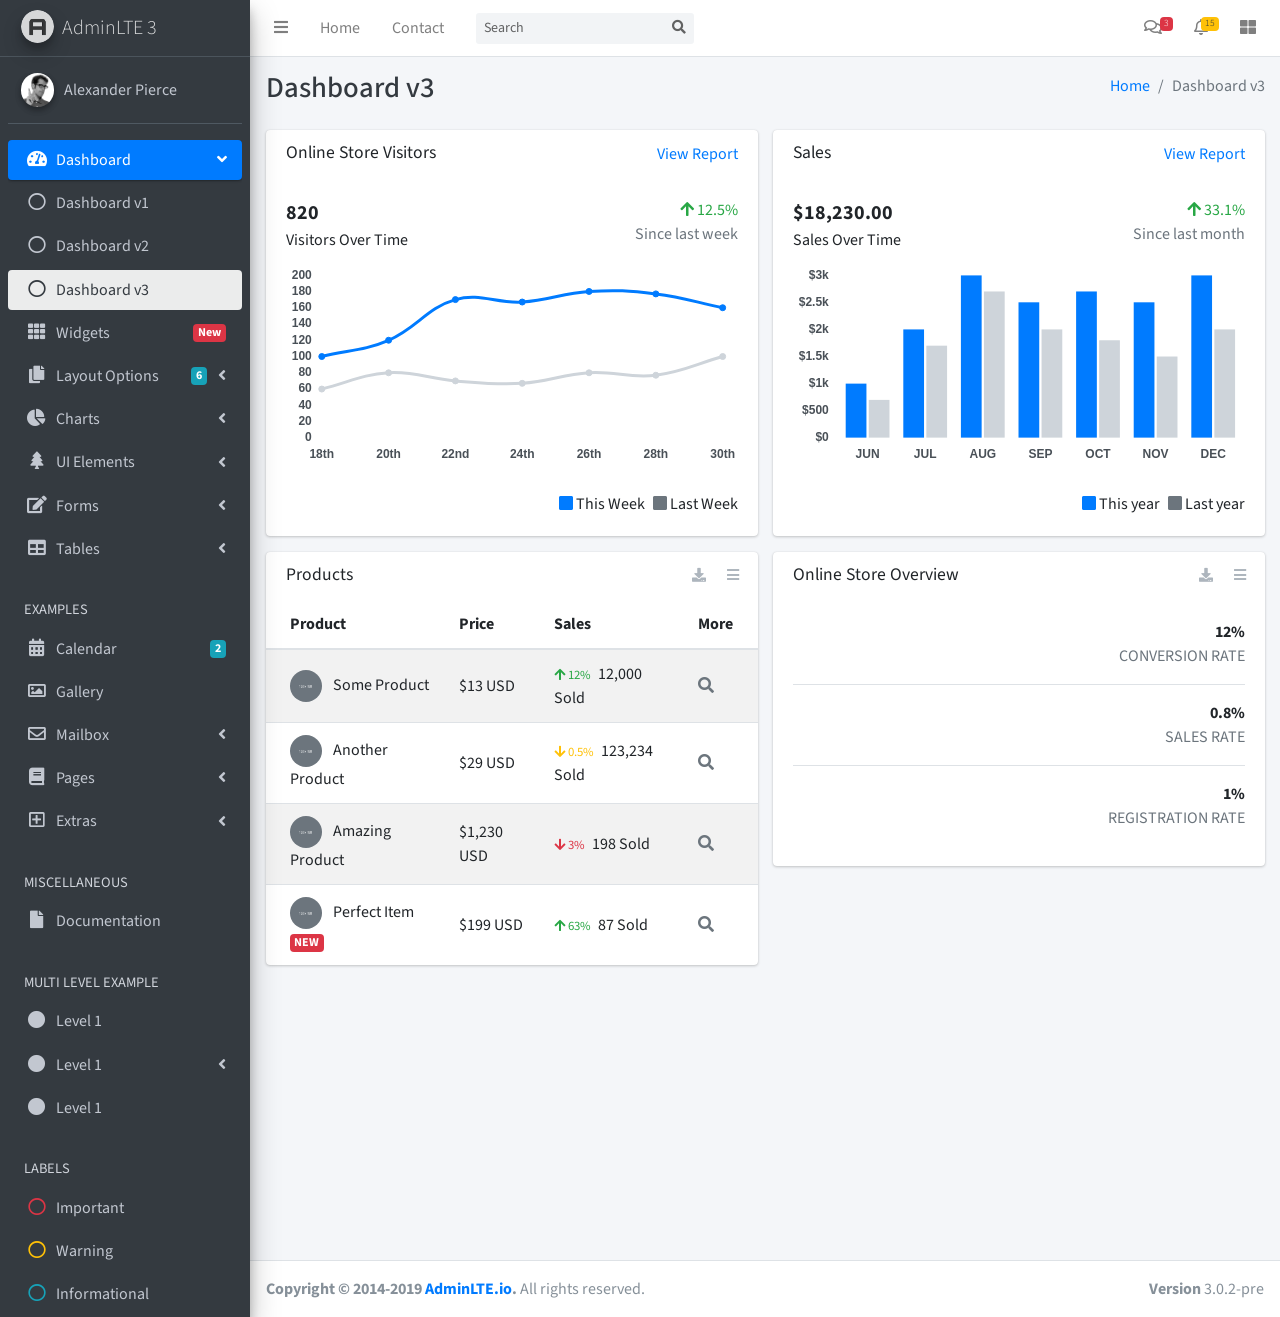
<file: index3.html>
<!DOCTYPE html>
<html lang="en">
<head>
  <meta charset="utf-8">
  <meta name="viewport" content="width=device-width, initial-scale=1">
  <meta http-equiv="x-ua-compatible" content="ie=edge">

  <title>AdminLTE 3 | Dashboard 3</title>

  <!-- Font Awesome Icons -->
  <link rel="stylesheet" href="plugins/fontawesome-free/css/all.min.css">
  <!-- IonIcons -->
  <link rel="stylesheet" href="http://code.ionicframework.com/ionicons/2.0.1/css/ionicons.min.css">
  <!-- Theme style -->
  <link rel="stylesheet" href="dist/css/adminlte.min.css">
  <!-- Google Font: Source Sans Pro -->
  <link href="https://fonts.googleapis.com/css?family=Source+Sans+Pro:300,400,400i,700" rel="stylesheet">
</head>
<!--
BODY TAG OPTIONS:
=================
Apply one or more of the following classes to to the body tag
to get the desired effect
|---------------------------------------------------------|
|LAYOUT OPTIONS | sidebar-collapse                        |
|               | sidebar-mini                            |
|---------------------------------------------------------|
-->
<body class="hold-transition sidebar-mini">
<div class="wrapper">
  <!-- Navbar -->
  <nav class="main-header navbar navbar-expand navbar-white navbar-light">
    <!-- Left navbar links -->
    <ul class="navbar-nav">
      <li class="nav-item">
        <a class="nav-link" data-widget="pushmenu" href="#"><i class="fas fa-bars"></i></a>
      </li>
      <li class="nav-item d-none d-sm-inline-block">
        <a href="index3.html" class="nav-link">Home</a>
      </li>
      <li class="nav-item d-none d-sm-inline-block">
        <a href="#" class="nav-link">Contact</a>
      </li>
    </ul>

    <!-- SEARCH FORM -->
    <form class="form-inline ml-3">
      <div class="input-group input-group-sm">
        <input class="form-control form-control-navbar" type="search" placeholder="Search" aria-label="Search">
        <div class="input-group-append">
          <button class="btn btn-navbar" type="submit">
            <i class="fas fa-search"></i>
          </button>
        </div>
      </div>
    </form>

    <!-- Right navbar links -->
    <ul class="navbar-nav ml-auto">
      <!-- Messages Dropdown Menu -->
      <li class="nav-item dropdown">
        <a class="nav-link" data-toggle="dropdown" href="#">
          <i class="far fa-comments"></i>
          <span class="badge badge-danger navbar-badge">3</span>
        </a>
        <div class="dropdown-menu dropdown-menu-lg dropdown-menu-right">
          <a href="#" class="dropdown-item">
            <!-- Message Start -->
            <div class="media">
              <img src="dist/img/user1-128x128.jpg" alt="User Avatar" class="img-size-50 mr-3 img-circle">
              <div class="media-body">
                <h3 class="dropdown-item-title">
                  Brad Diesel
                  <span class="float-right text-sm text-danger"><i class="fas fa-star"></i></span>
                </h3>
                <p class="text-sm">Call me whenever you can...</p>
                <p class="text-sm text-muted"><i class="far fa-clock mr-1"></i> 4 Hours Ago</p>
              </div>
            </div>
            <!-- Message End -->
          </a>
          <div class="dropdown-divider"></div>
          <a href="#" class="dropdown-item">
            <!-- Message Start -->
            <div class="media">
              <img src="dist/img/user8-128x128.jpg" alt="User Avatar" class="img-size-50 img-circle mr-3">
              <div class="media-body">
                <h3 class="dropdown-item-title">
                  John Pierce
                  <span class="float-right text-sm text-muted"><i class="fas fa-star"></i></span>
                </h3>
                <p class="text-sm">I got your message bro</p>
                <p class="text-sm text-muted"><i class="far fa-clock mr-1"></i> 4 Hours Ago</p>
              </div>
            </div>
            <!-- Message End -->
          </a>
          <div class="dropdown-divider"></div>
          <a href="#" class="dropdown-item">
            <!-- Message Start -->
            <div class="media">
              <img src="dist/img/user3-128x128.jpg" alt="User Avatar" class="img-size-50 img-circle mr-3">
              <div class="media-body">
                <h3 class="dropdown-item-title">
                  Nora Silvester
                  <span class="float-right text-sm text-warning"><i class="fas fa-star"></i></span>
                </h3>
                <p class="text-sm">The subject goes here</p>
                <p class="text-sm text-muted"><i class="far fa-clock mr-1"></i> 4 Hours Ago</p>
              </div>
            </div>
            <!-- Message End -->
          </a>
          <div class="dropdown-divider"></div>
          <a href="#" class="dropdown-item dropdown-footer">See All Messages</a>
        </div>
      </li>
      <!-- Notifications Dropdown Menu -->
      <li class="nav-item dropdown">
        <a class="nav-link" data-toggle="dropdown" href="#">
          <i class="far fa-bell"></i>
          <span class="badge badge-warning navbar-badge">15</span>
        </a>
        <div class="dropdown-menu dropdown-menu-lg dropdown-menu-right">
          <span class="dropdown-item dropdown-header">15 Notifications</span>
          <div class="dropdown-divider"></div>
          <a href="#" class="dropdown-item">
            <i class="fas fa-envelope mr-2"></i> 4 new messages
            <span class="float-right text-muted text-sm">3 mins</span>
          </a>
          <div class="dropdown-divider"></div>
          <a href="#" class="dropdown-item">
            <i class="fas fa-users mr-2"></i> 8 friend requests
            <span class="float-right text-muted text-sm">12 hours</span>
          </a>
          <div class="dropdown-divider"></div>
          <a href="#" class="dropdown-item">
            <i class="fas fa-file mr-2"></i> 3 new reports
            <span class="float-right text-muted text-sm">2 days</span>
          </a>
          <div class="dropdown-divider"></div>
          <a href="#" class="dropdown-item dropdown-footer">See All Notifications</a>
        </div>
      </li>
      <li class="nav-item">
        <a class="nav-link" data-widget="control-sidebar" data-slide="true" href="#"><i
            class="fas fa-th-large"></i></a>
      </li>
    </ul>
  </nav>
  <!-- /.navbar -->

  <!-- Main Sidebar Container -->
  <aside class="main-sidebar sidebar-dark-primary elevation-4">
    <!-- Brand Logo -->
    <a href="index3.html" class="brand-link">
      <img src="dist/img/AdminLTELogo.png" alt="AdminLTE Logo" class="brand-image img-circle elevation-3"
           style="opacity: .8">
      <span class="brand-text font-weight-light">AdminLTE 3</span>
    </a>

    <!-- Sidebar -->
    <div class="sidebar">
      <!-- Sidebar user panel (optional) -->
      <div class="user-panel mt-3 pb-3 mb-3 d-flex">
        <div class="image">
          <img src="dist/img/user2-160x160.jpg" class="img-circle elevation-2" alt="User Image">
        </div>
        <div class="info">
          <a href="#" class="d-block">Alexander Pierce</a>
        </div>
      </div>

      <!-- Sidebar Menu -->
      <nav class="mt-2">
        <ul class="nav nav-pills nav-sidebar flex-column" data-widget="treeview" role="menu" data-accordion="false">
          <!-- Add icons to the links using the .nav-icon class
               with font-awesome or any other icon font library -->
          <li class="nav-item has-treeview menu-open">
            <a href="#" class="nav-link active">
              <i class="nav-icon fas fa-tachometer-alt"></i>
              <p>
                Dashboard
                <i class="right fas fa-angle-left"></i>
              </p>
            </a>
            <ul class="nav nav-treeview">
              <li class="nav-item">
                <a href="./index.html" class="nav-link">
                  <i class="far fa-circle nav-icon"></i>
                  <p>Dashboard v1</p>
                </a>
              </li>
              <li class="nav-item">
                <a href="./index2.html" class="nav-link">
                  <i class="far fa-circle nav-icon"></i>
                  <p>Dashboard v2</p>
                </a>
              </li>
              <li class="nav-item">
                <a href="./index3.html" class="nav-link active">
                  <i class="far fa-circle nav-icon"></i>
                  <p>Dashboard v3</p>
                </a>
              </li>
            </ul>
          </li>
          <li class="nav-item">
            <a href="pages/widgets.html" class="nav-link">
              <i class="nav-icon fas fa-th"></i>
              <p>
                Widgets
                <span class="right badge badge-danger">New</span>
              </p>
            </a>
          </li>
          <li class="nav-item has-treeview">
            <a href="#" class="nav-link">
              <i class="nav-icon fas fa-copy"></i>
              <p>
                Layout Options
                <i class="fas fa-angle-left right"></i>
                <span class="badge badge-info right">6</span>
              </p>
            </a>
            <ul class="nav nav-treeview">
              <li class="nav-item">
                <a href="pages/layout/top-nav.html" class="nav-link">
                  <i class="far fa-circle nav-icon"></i>
                  <p>Top Navigation</p>
                </a>
              </li>
              <li class="nav-item">
                <a href="pages/layout/top-nav-sidebar.html" class="nav-link">
                  <i class="far fa-circle nav-icon"></i>
                  <p>Top Navigation + Sidebar</p>
                </a>
              </li>
              <li class="nav-item">
                <a href="pages/layout/boxed.html" class="nav-link">
                  <i class="far fa-circle nav-icon"></i>
                  <p>Boxed</p>
                </a>
              </li>
              <li class="nav-item">
                <a href="pages/layout/fixed-sidebar.html" class="nav-link">
                  <i class="far fa-circle nav-icon"></i>
                  <p>Fixed Sidebar</p>
                </a>
              </li>
              <li class="nav-item">
                <a href="pages/layout/fixed-topnav.html" class="nav-link">
                  <i class="far fa-circle nav-icon"></i>
                  <p>Fixed Navbar</p>
                </a>
              </li>
              <li class="nav-item">
                <a href="pages/layout/fixed-footer.html" class="nav-link">
                  <i class="far fa-circle nav-icon"></i>
                  <p>Fixed Footer</p>
                </a>
              </li>
              <li class="nav-item">
                <a href="pages/layout/collapsed-sidebar.html" class="nav-link">
                  <i class="far fa-circle nav-icon"></i>
                  <p>Collapsed Sidebar</p>
                </a>
              </li>
            </ul>
          </li>
          <li class="nav-item has-treeview">
            <a href="#" class="nav-link">
              <i class="nav-icon fas fa-chart-pie"></i>
              <p>
                Charts
                <i class="right fas fa-angle-left"></i>
              </p>
            </a>
            <ul class="nav nav-treeview">
              <li class="nav-item">
                <a href="pages/charts/chartjs.html" class="nav-link">
                  <i class="far fa-circle nav-icon"></i>
                  <p>ChartJS</p>
                </a>
              </li>
              <li class="nav-item">
                <a href="pages/charts/flot.html" class="nav-link">
                  <i class="far fa-circle nav-icon"></i>
                  <p>Flot</p>
                </a>
              </li>
              <li class="nav-item">
                <a href="pages/charts/inline.html" class="nav-link">
                  <i class="far fa-circle nav-icon"></i>
                  <p>Inline</p>
                </a>
              </li>
            </ul>
          </li>
          <li class="nav-item has-treeview">
            <a href="#" class="nav-link">
              <i class="nav-icon fas fa-tree"></i>
              <p>
                UI Elements
                <i class="fas fa-angle-left right"></i>
              </p>
            </a>
            <ul class="nav nav-treeview">
              <li class="nav-item">
                <a href="pages/UI/general.html" class="nav-link">
                  <i class="far fa-circle nav-icon"></i>
                  <p>General</p>
                </a>
              </li>
              <li class="nav-item">
                <a href="pages/UI/icons.html" class="nav-link">
                  <i class="far fa-circle nav-icon"></i>
                  <p>Icons</p>
                </a>
              </li>
              <li class="nav-item">
                <a href="pages/UI/buttons.html" class="nav-link">
                  <i class="far fa-circle nav-icon"></i>
                  <p>Buttons</p>
                </a>
              </li>
              <li class="nav-item">
                <a href="pages/UI/sliders.html" class="nav-link">
                  <i class="far fa-circle nav-icon"></i>
                  <p>Sliders</p>
                </a>
              </li>
              <li class="nav-item">
                <a href="pages/UI/modals.html" class="nav-link">
                  <i class="far fa-circle nav-icon"></i>
                  <p>Modals & Alerts</p>
                </a>
              </li>
              <li class="nav-item">
                <a href="pages/UI/navbar.html" class="nav-link">
                  <i class="far fa-circle nav-icon"></i>
                  <p>Navbar & Tabs</p>
                </a>
              </li>
              <li class="nav-item">
                <a href="pages/UI/timeline.html" class="nav-link">
                  <i class="far fa-circle nav-icon"></i>
                  <p>Timeline</p>
                </a>
              </li>
              <li class="nav-item">
                <a href="pages/UI/ribbons.html" class="nav-link">
                  <i class="far fa-circle nav-icon"></i>
                  <p>Ribbons</p>
                </a>
              </li>
            </ul>
          </li>
          <li class="nav-item has-treeview">
            <a href="#" class="nav-link">
              <i class="nav-icon fas fa-edit"></i>
              <p>
                Forms
                <i class="fas fa-angle-left right"></i>
              </p>
            </a>
            <ul class="nav nav-treeview">
              <li class="nav-item">
                <a href="pages/forms/general.html" class="nav-link">
                  <i class="far fa-circle nav-icon"></i>
                  <p>General Elements</p>
                </a>
              </li>
              <li class="nav-item">
                <a href="pages/forms/advanced.html" class="nav-link">
                  <i class="far fa-circle nav-icon"></i>
                  <p>Advanced Elements</p>
                </a>
              </li>
              <li class="nav-item">
                <a href="pages/forms/editors.html" class="nav-link">
                  <i class="far fa-circle nav-icon"></i>
                  <p>Editors</p>
                </a>
              </li>
              <li class="nav-item">
                <a href="pages/forms/validation.html" class="nav-link">
                  <i class="far fa-circle nav-icon"></i>
                  <p>Validation</p>
                </a>
              </li>
            </ul>
          </li>
          <li class="nav-item has-treeview">
            <a href="#" class="nav-link">
              <i class="nav-icon fas fa-table"></i>
              <p>
                Tables
                <i class="fas fa-angle-left right"></i>
              </p>
            </a>
            <ul class="nav nav-treeview">
              <li class="nav-item">
                <a href="pages/tables/simple.html" class="nav-link">
                  <i class="far fa-circle nav-icon"></i>
                  <p>Simple Tables</p>
                </a>
              </li>
              <li class="nav-item">
                <a href="pages/tables/data.html" class="nav-link">
                  <i class="far fa-circle nav-icon"></i>
                  <p>DataTables</p>
                </a>
              </li>
              <li class="nav-item">
                <a href="pages/tables/jsgrid.html" class="nav-link">
                  <i class="far fa-circle nav-icon"></i>
                  <p>jsGrid</p>
                </a>
              </li>
            </ul>
          </li>
          <li class="nav-header">EXAMPLES</li>
          <li class="nav-item">
            <a href="pages/calendar.html" class="nav-link">
              <i class="nav-icon fas fa-calendar-alt"></i>
              <p>
                Calendar
                <span class="badge badge-info right">2</span>
              </p>
            </a>
          </li>
          <li class="nav-item">
            <a href="pages/gallery.html" class="nav-link">
              <i class="nav-icon far fa-image"></i>
              <p>
                Gallery
              </p>
            </a>
          </li>
          <li class="nav-item has-treeview">
            <a href="#" class="nav-link">
              <i class="nav-icon far fa-envelope"></i>
              <p>
                Mailbox
                <i class="fas fa-angle-left right"></i>
              </p>
            </a>
            <ul class="nav nav-treeview">
              <li class="nav-item">
                <a href="pages/mailbox/mailbox.html" class="nav-link">
                  <i class="far fa-circle nav-icon"></i>
                  <p>Inbox</p>
                </a>
              </li>
              <li class="nav-item">
                <a href="pages/mailbox/compose.html" class="nav-link">
                  <i class="far fa-circle nav-icon"></i>
                  <p>Compose</p>
                </a>
              </li>
              <li class="nav-item">
                <a href="pages/mailbox/read-mail.html" class="nav-link">
                  <i class="far fa-circle nav-icon"></i>
                  <p>Read</p>
                </a>
              </li>
            </ul>
          </li>
          <li class="nav-item has-treeview">
            <a href="#" class="nav-link">
              <i class="nav-icon fas fa-book"></i>
              <p>
                Pages
                <i class="fas fa-angle-left right"></i>
              </p>
            </a>
            <ul class="nav nav-treeview">
              <li class="nav-item">
                <a href="pages/examples/invoice.html" class="nav-link">
                  <i class="far fa-circle nav-icon"></i>
                  <p>Invoice</p>
                </a>
              </li>
              <li class="nav-item">
                <a href="pages/examples/profile.html" class="nav-link">
                  <i class="far fa-circle nav-icon"></i>
                  <p>Profile</p>
                </a>
              </li>
              <li class="nav-item">
                <a href="pages/examples/e_commerce.html" class="nav-link">
                  <i class="far fa-circle nav-icon"></i>
                  <p>E-commerce</p>
                </a>
              </li>
              <li class="nav-item">
                <a href="pages/examples/projects.html" class="nav-link">
                  <i class="far fa-circle nav-icon"></i>
                  <p>Projects</p>
                </a>
              </li>
              <li class="nav-item">
                <a href="pages/examples/project_add.html" class="nav-link">
                  <i class="far fa-circle nav-icon"></i>
                  <p>Project Add</p>
                </a>
              </li>
              <li class="nav-item">
                <a href="pages/examples/project_edit.html" class="nav-link">
                  <i class="far fa-circle nav-icon"></i>
                  <p>Project Edit</p>
                </a>
              </li>
              <li class="nav-item">
                <a href="pages/examples/project_detail.html" class="nav-link">
                  <i class="far fa-circle nav-icon"></i>
                  <p>Project Detail</p>
                </a>
              </li>
              <li class="nav-item">
                <a href="pages/examples/contacts.html" class="nav-link">
                  <i class="far fa-circle nav-icon"></i>
                  <p>Contacts</p>
                </a>
              </li>
            </ul>
          </li>
          <li class="nav-item has-treeview">
            <a href="#" class="nav-link">
              <i class="nav-icon far fa-plus-square"></i>
              <p>
                Extras
                <i class="fas fa-angle-left right"></i>
              </p>
            </a>
            <ul class="nav nav-treeview">
              <li class="nav-item">
                <a href="pages/examples/login.html" class="nav-link">
                  <i class="far fa-circle nav-icon"></i>
                  <p>Login</p>
                </a>
              </li>
              <li class="nav-item">
                <a href="pages/examples/register.html" class="nav-link">
                  <i class="far fa-circle nav-icon"></i>
                  <p>Register</p>
                </a>
              </li>
              <li class="nav-item">
                <a href="pages/examples/forgot-password.html" class="nav-link">
                  <i class="far fa-circle nav-icon"></i>
                  <p>Forgot Password</p>
                </a>
              </li>
              <li class="nav-item">
                <a href="pages/examples/recover-password.html" class="nav-link">
                  <i class="far fa-circle nav-icon"></i>
                  <p>Recover Password</p>
                </a>
              </li>
              <li class="nav-item">
                <a href="pages/examples/lockscreen.html" class="nav-link">
                  <i class="far fa-circle nav-icon"></i>
                  <p>Lockscreen</p>
                </a>
              </li>
              <li class="nav-item">
                <a href="pages/examples/legacy-user-menu.html" class="nav-link">
                  <i class="far fa-circle nav-icon"></i>
                  <p>Legacy User Menu</p>
                </a>
              </li>
              <li class="nav-item">
                <a href="pages/examples/language-menu.html" class="nav-link">
                  <i class="far fa-circle nav-icon"></i>
                  <p>Language Menu</p>
                </a>
              </li>
              <li class="nav-item">
                <a href="pages/examples/404.html" class="nav-link">
                  <i class="far fa-circle nav-icon"></i>
                  <p>Error 404</p>
                </a>
              </li>
              <li class="nav-item">
                <a href="pages/examples/500.html" class="nav-link">
                  <i class="far fa-circle nav-icon"></i>
                  <p>Error 500</p>
                </a>
              </li>
              <li class="nav-item">
                <a href="pages/examples/pace.html" class="nav-link">
                  <i class="far fa-circle nav-icon"></i>
                  <p>Pace</p>
                </a>
              </li>
              <li class="nav-item">
                <a href="pages/examples/blank.html" class="nav-link">
                  <i class="far fa-circle nav-icon"></i>
                  <p>Blank Page</p>
                </a>
              </li>
              <li class="nav-item">
                <a href="starter.html" class="nav-link">
                  <i class="far fa-circle nav-icon"></i>
                  <p>Starter Page</p>
                </a>
              </li>
            </ul>
          </li>
          <li class="nav-header">MISCELLANEOUS</li>
          <li class="nav-item">
            <a href="https://adminlte.io/docs/3.0" class="nav-link">
              <i class="nav-icon fas fa-file"></i>
              <p>Documentation</p>
            </a>
          </li>
          <li class="nav-header">MULTI LEVEL EXAMPLE</li>
          <li class="nav-item">
            <a href="#" class="nav-link">
              <i class="fas fa-circle nav-icon"></i>
              <p>Level 1</p>
            </a>
          </li>
          <li class="nav-item has-treeview">
            <a href="#" class="nav-link">
              <i class="nav-icon fas fa-circle"></i>
              <p>
                Level 1
                <i class="right fas fa-angle-left"></i>
              </p>
            </a>
            <ul class="nav nav-treeview">
              <li class="nav-item">
                <a href="#" class="nav-link">
                  <i class="far fa-circle nav-icon"></i>
                  <p>Level 2</p>
                </a>
              </li>
              <li class="nav-item has-treeview">
                <a href="#" class="nav-link">
                  <i class="far fa-circle nav-icon"></i>
                  <p>
                    Level 2
                    <i class="right fas fa-angle-left"></i>
                  </p>
                </a>
                <ul class="nav nav-treeview">
                  <li class="nav-item">
                    <a href="#" class="nav-link">
                      <i class="far fa-dot-circle nav-icon"></i>
                      <p>Level 3</p>
                    </a>
                  </li>
                  <li class="nav-item">
                    <a href="#" class="nav-link">
                      <i class="far fa-dot-circle nav-icon"></i>
                      <p>Level 3</p>
                    </a>
                  </li>
                  <li class="nav-item">
                    <a href="#" class="nav-link">
                      <i class="far fa-dot-circle nav-icon"></i>
                      <p>Level 3</p>
                    </a>
                  </li>
                </ul>
              </li>
              <li class="nav-item">
                <a href="#" class="nav-link">
                  <i class="far fa-circle nav-icon"></i>
                  <p>Level 2</p>
                </a>
              </li>
            </ul>
          </li>
          <li class="nav-item">
            <a href="#" class="nav-link">
              <i class="fas fa-circle nav-icon"></i>
              <p>Level 1</p>
            </a>
          </li>
          <li class="nav-header">LABELS</li>
          <li class="nav-item">
            <a href="#" class="nav-link">
              <i class="nav-icon far fa-circle text-danger"></i>
              <p class="text">Important</p>
            </a>
          </li>
          <li class="nav-item">
            <a href="#" class="nav-link">
              <i class="nav-icon far fa-circle text-warning"></i>
              <p>Warning</p>
            </a>
          </li>
          <li class="nav-item">
            <a href="#" class="nav-link">
              <i class="nav-icon far fa-circle text-info"></i>
              <p>Informational</p>
            </a>
          </li>
        </ul>
      </nav>
      <!-- /.sidebar-menu -->
    </div>
    <!-- /.sidebar -->
  </aside>

  <!-- Content Wrapper. Contains page content -->
  <div class="content-wrapper">
    <!-- Content Header (Page header) -->
    <div class="content-header">
      <div class="container-fluid">
        <div class="row mb-2">
          <div class="col-sm-6">
            <h1 class="m-0 text-dark">Dashboard v3</h1>
          </div><!-- /.col -->
          <div class="col-sm-6">
            <ol class="breadcrumb float-sm-right">
              <li class="breadcrumb-item"><a href="#">Home</a></li>
              <li class="breadcrumb-item active">Dashboard v3</li>
            </ol>
          </div><!-- /.col -->
        </div><!-- /.row -->
      </div><!-- /.container-fluid -->
    </div>
    <!-- /.content-header -->

    <!-- Main content -->
    <div class="content">
      <div class="container-fluid">
        <div class="row">
          <div class="col-lg-6">
            <div class="card">
              <div class="card-header border-0">
                <div class="d-flex justify-content-between">
                  <h3 class="card-title">Online Store Visitors</h3>
                  <a href="javascript:void(0);">View Report</a>
                </div>
              </div>
              <div class="card-body">
                <div class="d-flex">
                  <p class="d-flex flex-column">
                    <span class="text-bold text-lg">820</span>
                    <span>Visitors Over Time</span>
                  </p>
                  <p class="ml-auto d-flex flex-column text-right">
                    <span class="text-success">
                      <i class="fas fa-arrow-up"></i> 12.5%
                    </span>
                    <span class="text-muted">Since last week</span>
                  </p>
                </div>
                <!-- /.d-flex -->

                <div class="position-relative mb-4">
                  <canvas id="visitors-chart" height="200"></canvas>
                </div>

                <div class="d-flex flex-row justify-content-end">
                  <span class="mr-2">
                    <i class="fas fa-square text-primary"></i> This Week
                  </span>

                  <span>
                    <i class="fas fa-square text-gray"></i> Last Week
                  </span>
                </div>
              </div>
            </div>
            <!-- /.card -->

            <div class="card">
              <div class="card-header border-0">
                <h3 class="card-title">Products</h3>
                <div class="card-tools">
                  <a href="#" class="btn btn-tool btn-sm">
                    <i class="fas fa-download"></i>
                  </a>
                  <a href="#" class="btn btn-tool btn-sm">
                    <i class="fas fa-bars"></i>
                  </a>
                </div>
              </div>
              <div class="card-body table-responsive p-0">
                <table class="table table-striped table-valign-middle">
                  <thead>
                  <tr>
                    <th>Product</th>
                    <th>Price</th>
                    <th>Sales</th>
                    <th>More</th>
                  </tr>
                  </thead>
                  <tbody>
                  <tr>
                    <td>
                      <img src="dist/img/default-150x150.png" alt="Product 1" class="img-circle img-size-32 mr-2">
                      Some Product
                    </td>
                    <td>$13 USD</td>
                    <td>
                      <small class="text-success mr-1">
                        <i class="fas fa-arrow-up"></i>
                        12%
                      </small>
                      12,000 Sold
                    </td>
                    <td>
                      <a href="#" class="text-muted">
                        <i class="fas fa-search"></i>
                      </a>
                    </td>
                  </tr>
                  <tr>
                    <td>
                      <img src="dist/img/default-150x150.png" alt="Product 1" class="img-circle img-size-32 mr-2">
                      Another Product
                    </td>
                    <td>$29 USD</td>
                    <td>
                      <small class="text-warning mr-1">
                        <i class="fas fa-arrow-down"></i>
                        0.5%
                      </small>
                      123,234 Sold
                    </td>
                    <td>
                      <a href="#" class="text-muted">
                        <i class="fas fa-search"></i>
                      </a>
                    </td>
                  </tr>
                  <tr>
                    <td>
                      <img src="dist/img/default-150x150.png" alt="Product 1" class="img-circle img-size-32 mr-2">
                      Amazing Product
                    </td>
                    <td>$1,230 USD</td>
                    <td>
                      <small class="text-danger mr-1">
                        <i class="fas fa-arrow-down"></i>
                        3%
                      </small>
                      198 Sold
                    </td>
                    <td>
                      <a href="#" class="text-muted">
                        <i class="fas fa-search"></i>
                      </a>
                    </td>
                  </tr>
                  <tr>
                    <td>
                      <img src="dist/img/default-150x150.png" alt="Product 1" class="img-circle img-size-32 mr-2">
                      Perfect Item
                      <span class="badge bg-danger">NEW</span>
                    </td>
                    <td>$199 USD</td>
                    <td>
                      <small class="text-success mr-1">
                        <i class="fas fa-arrow-up"></i>
                        63%
                      </small>
                      87 Sold
                    </td>
                    <td>
                      <a href="#" class="text-muted">
                        <i class="fas fa-search"></i>
                      </a>
                    </td>
                  </tr>
                  </tbody>
                </table>
              </div>
            </div>
            <!-- /.card -->
          </div>
          <!-- /.col-md-6 -->
          <div class="col-lg-6">
            <div class="card">
              <div class="card-header border-0">
                <div class="d-flex justify-content-between">
                  <h3 class="card-title">Sales</h3>
                  <a href="javascript:void(0);">View Report</a>
                </div>
              </div>
              <div class="card-body">
                <div class="d-flex">
                  <p class="d-flex flex-column">
                    <span class="text-bold text-lg">$18,230.00</span>
                    <span>Sales Over Time</span>
                  </p>
                  <p class="ml-auto d-flex flex-column text-right">
                    <span class="text-success">
                      <i class="fas fa-arrow-up"></i> 33.1%
                    </span>
                    <span class="text-muted">Since last month</span>
                  </p>
                </div>
                <!-- /.d-flex -->

                <div class="position-relative mb-4">
                  <canvas id="sales-chart" height="200"></canvas>
                </div>

                <div class="d-flex flex-row justify-content-end">
                  <span class="mr-2">
                    <i class="fas fa-square text-primary"></i> This year
                  </span>

                  <span>
                    <i class="fas fa-square text-gray"></i> Last year
                  </span>
                </div>
              </div>
            </div>
            <!-- /.card -->

            <div class="card">
              <div class="card-header border-0">
                <h3 class="card-title">Online Store Overview</h3>
                <div class="card-tools">
                  <a href="#" class="btn btn-sm btn-tool">
                    <i class="fas fa-download"></i>
                  </a>
                  <a href="#" class="btn btn-sm btn-tool">
                    <i class="fas fa-bars"></i>
                  </a>
                </div>
              </div>
              <div class="card-body">
                <div class="d-flex justify-content-between align-items-center border-bottom mb-3">
                  <p class="text-success text-xl">
                    <i class="ion ion-ios-refresh-empty"></i>
                  </p>
                  <p class="d-flex flex-column text-right">
                    <span class="font-weight-bold">
                      <i class="ion ion-android-arrow-up text-success"></i> 12%
                    </span>
                    <span class="text-muted">CONVERSION RATE</span>
                  </p>
                </div>
                <!-- /.d-flex -->
                <div class="d-flex justify-content-between align-items-center border-bottom mb-3">
                  <p class="text-warning text-xl">
                    <i class="ion ion-ios-cart-outline"></i>
                  </p>
                  <p class="d-flex flex-column text-right">
                    <span class="font-weight-bold">
                      <i class="ion ion-android-arrow-up text-warning"></i> 0.8%
                    </span>
                    <span class="text-muted">SALES RATE</span>
                  </p>
                </div>
                <!-- /.d-flex -->
                <div class="d-flex justify-content-between align-items-center mb-0">
                  <p class="text-danger text-xl">
                    <i class="ion ion-ios-people-outline"></i>
                  </p>
                  <p class="d-flex flex-column text-right">
                    <span class="font-weight-bold">
                      <i class="ion ion-android-arrow-down text-danger"></i> 1%
                    </span>
                    <span class="text-muted">REGISTRATION RATE</span>
                  </p>
                </div>
                <!-- /.d-flex -->
              </div>
            </div>
          </div>
          <!-- /.col-md-6 -->
        </div>
        <!-- /.row -->
      </div>
      <!-- /.container-fluid -->
    </div>
    <!-- /.content -->
  </div>
  <!-- /.content-wrapper -->

  <!-- Control Sidebar -->
  <aside class="control-sidebar control-sidebar-dark">
    <!-- Control sidebar content goes here -->
  </aside>
  <!-- /.control-sidebar -->

  <!-- Main Footer -->
  <footer class="main-footer">
    <strong>Copyright &copy; 2014-2019 <a href="http://adminlte.io">AdminLTE.io</a>.</strong>
    All rights reserved.
    <div class="float-right d-none d-sm-inline-block">
      <b>Version</b> 3.0.2-pre
    </div>
  </footer>
</div>
<!-- ./wrapper -->

<!-- REQUIRED SCRIPTS -->

<!-- jQuery -->
<script src="plugins/jquery/jquery.min.js"></script>
<!-- Bootstrap -->
<script src="plugins/bootstrap/js/bootstrap.bundle.min.js"></script>
<!-- AdminLTE -->
<script src="dist/js/adminlte.js"></script>

<!-- OPTIONAL SCRIPTS -->
<script src="plugins/chart.js/Chart.min.js"></script>
<script src="dist/js/demo.js"></script>
<script src="dist/js/pages/dashboard3.js"></script>
</body>
</html>
</file>
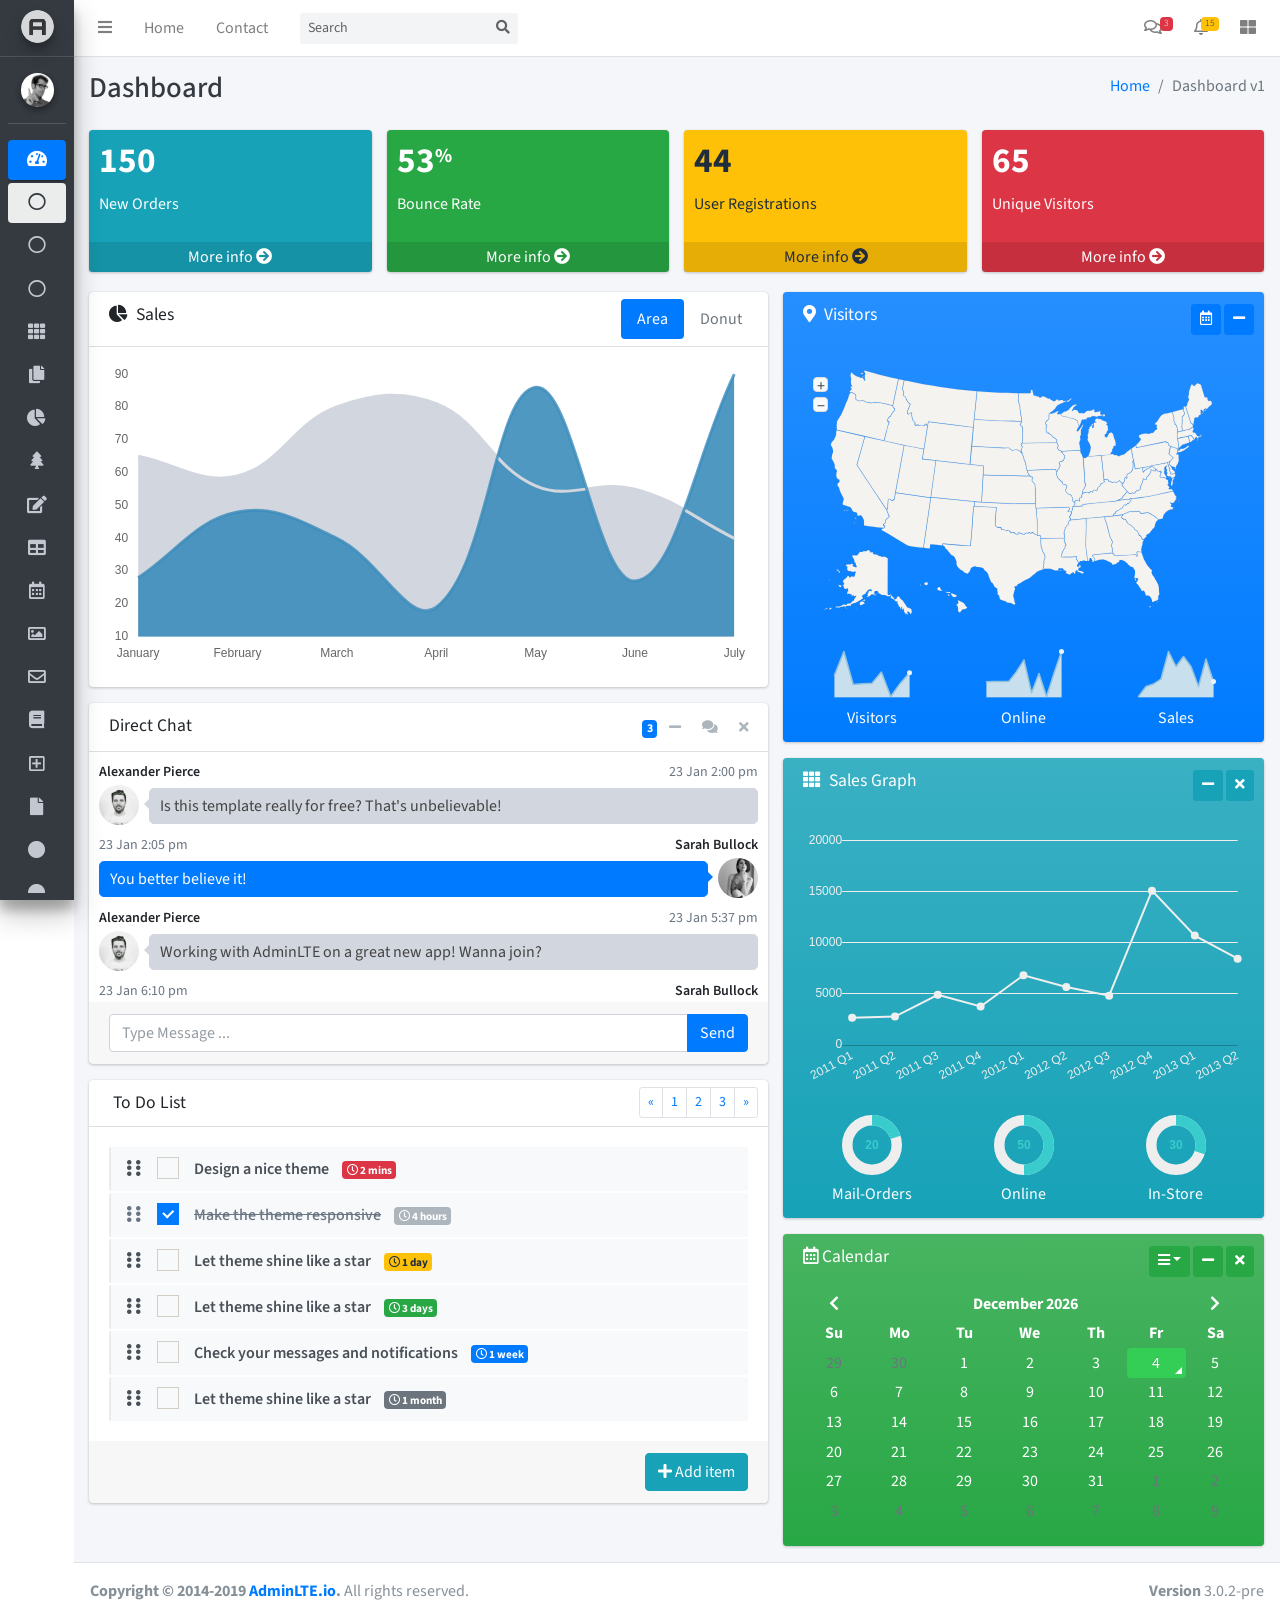
<file: indexBackUp.html>
<!DOCTYPE html>
<html>
<head>
  <meta charset="utf-8">
  <meta http-equiv="X-UA-Compatible" content="IE=edge">
  <title>AdminLTE 3 | Dashboard</title>
  <!-- Tell the browser to be responsive to screen width -->
  <meta name="viewport" content="width=device-width, initial-scale=1">
  <!-- Font Awesome -->
  <link rel="stylesheet" href="plugins/fontawesome-free/css/all.min.css">
  <!-- Ionicons -->
  <link rel="stylesheet" href="https://code.ionicframework.com/ionicons/2.0.1/css/ionicons.min.css">
  <!-- Tempusdominus Bbootstrap 4 -->
  <link rel="stylesheet" href="plugins/tempusdominus-bootstrap-4/css/tempusdominus-bootstrap-4.min.css">
  <!-- iCheck -->
  <link rel="stylesheet" href="plugins/icheck-bootstrap/icheck-bootstrap.min.css">
  <!-- JQVMap -->
  <link rel="stylesheet" href="plugins/jqvmap/jqvmap.min.css">
  <!-- Theme style -->
  <link rel="stylesheet" href="dist/css/adminlte.min.css">
  <!-- overlayScrollbars -->
  <link rel="stylesheet" href="plugins/overlayScrollbars/css/OverlayScrollbars.min.css">
  <!-- Daterange picker -->
  <link rel="stylesheet" href="plugins/daterangepicker/daterangepicker.css">
  <!-- summernote -->
  <link rel="stylesheet" href="plugins/summernote/summernote-bs4.css">
  <!-- Google Font: Source Sans Pro -->
  <link href="https://fonts.googleapis.com/css?family=Source+Sans+Pro:300,400,400i,700" rel="stylesheet">
</head>
<body class="hold-transition sidebar-mini layout-fixed">
<div class="wrapper">

  <!-- Navbar -->
  <nav class="main-header navbar navbar-expand navbar-white navbar-light">
    <!-- Left navbar links -->
    <ul class="navbar-nav">
      <li class="nav-item">
        <a class="nav-link" data-widget="pushmenu" href="#"><i class="fas fa-bars"></i></a>
      </li>
      <li class="nav-item d-none d-sm-inline-block">
        <a href="index3.html" class="nav-link">Home</a>
      </li>
      <li class="nav-item d-none d-sm-inline-block">
        <a href="#" class="nav-link">Contact</a>
      </li>
    </ul>

    <!-- SEARCH FORM -->
    <form class="form-inline ml-3">
      <div class="input-group input-group-sm">
        <input class="form-control form-control-navbar" type="search" placeholder="Search" aria-label="Search">
        <div class="input-group-append">
          <button class="btn btn-navbar" type="submit">
            <i class="fas fa-search"></i>
          </button>
        </div>
      </div>
    </form>

    <!-- Right navbar links -->
    <ul class="navbar-nav ml-auto">
      <!-- Messages Dropdown Menu -->
      <li class="nav-item dropdown">
        <a class="nav-link" data-toggle="dropdown" href="#">
          <i class="far fa-comments"></i>
          <span class="badge badge-danger navbar-badge">3</span>
        </a>
        <div class="dropdown-menu dropdown-menu-lg dropdown-menu-right">
          <a href="#" class="dropdown-item">
            <!-- Message Start -->
            <div class="media">
              <img src="dist/img/user1-128x128.jpg" alt="User Avatar" class="img-size-50 mr-3 img-circle">
              <div class="media-body">
                <h3 class="dropdown-item-title">
                  Brad Diesel
                  <span class="float-right text-sm text-danger"><i class="fas fa-star"></i></span>
                </h3>
                <p class="text-sm">Call me whenever you can...</p>
                <p class="text-sm text-muted"><i class="far fa-clock mr-1"></i> 4 Hours Ago</p>
              </div>
            </div>
            <!-- Message End -->
          </a>
          <div class="dropdown-divider"></div>
          <a href="#" class="dropdown-item">
            <!-- Message Start -->
            <div class="media">
              <img src="dist/img/user8-128x128.jpg" alt="User Avatar" class="img-size-50 img-circle mr-3">
              <div class="media-body">
                <h3 class="dropdown-item-title">
                  John Pierce
                  <span class="float-right text-sm text-muted"><i class="fas fa-star"></i></span>
                </h3>
                <p class="text-sm">I got your message bro</p>
                <p class="text-sm text-muted"><i class="far fa-clock mr-1"></i> 4 Hours Ago</p>
              </div>
            </div>
            <!-- Message End -->
          </a>
          <div class="dropdown-divider"></div>
          <a href="#" class="dropdown-item">
            <!-- Message Start -->
            <div class="media">
              <img src="dist/img/user3-128x128.jpg" alt="User Avatar" class="img-size-50 img-circle mr-3">
              <div class="media-body">
                <h3 class="dropdown-item-title">
                  Nora Silvester
                  <span class="float-right text-sm text-warning"><i class="fas fa-star"></i></span>
                </h3>
                <p class="text-sm">The subject goes here</p>
                <p class="text-sm text-muted"><i class="far fa-clock mr-1"></i> 4 Hours Ago</p>
              </div>
            </div>
            <!-- Message End -->
          </a>
          <div class="dropdown-divider"></div>
          <a href="#" class="dropdown-item dropdown-footer">See All Messages</a>
        </div>
      </li>
      <!-- Notifications Dropdown Menu -->
      <li class="nav-item dropdown">
        <a class="nav-link" data-toggle="dropdown" href="#">
          <i class="far fa-bell"></i>
          <span class="badge badge-warning navbar-badge">15</span>
        </a>
        <div class="dropdown-menu dropdown-menu-lg dropdown-menu-right">
          <span class="dropdown-item dropdown-header">15 Notifications</span>
          <div class="dropdown-divider"></div>
          <a href="#" class="dropdown-item">
            <i class="fas fa-envelope mr-2"></i> 4 new messages
            <span class="float-right text-muted text-sm">3 mins</span>
          </a>
          <div class="dropdown-divider"></div>
          <a href="#" class="dropdown-item">
            <i class="fas fa-users mr-2"></i> 8 friend requests
            <span class="float-right text-muted text-sm">12 hours</span>
          </a>
          <div class="dropdown-divider"></div>
          <a href="#" class="dropdown-item">
            <i class="fas fa-file mr-2"></i> 3 new reports
            <span class="float-right text-muted text-sm">2 days</span>
          </a>
          <div class="dropdown-divider"></div>
          <a href="#" class="dropdown-item dropdown-footer">See All Notifications</a>
        </div>
      </li>
      <li class="nav-item">
        <a class="nav-link" data-widget="control-sidebar" data-slide="true" href="#">
          <i class="fas fa-th-large"></i>
        </a>
      </li>
    </ul>
  </nav>
  <!-- /.navbar -->

  <!-- Main Sidebar Container -->
  <aside class="main-sidebar sidebar-dark-primary elevation-4">
    <!-- Brand Logo -->
    <a href="index3.html" class="brand-link">
      <img src="dist/img/AdminLTELogo.png" alt="AdminLTE Logo" class="brand-image img-circle elevation-3"
           style="opacity: .8">
      <span class="brand-text font-weight-light">AdminLTE 3</span>
    </a>

    <!-- Sidebar -->
    <div class="sidebar">
      <!-- Sidebar user panel (optional) -->
      <div class="user-panel mt-3 pb-3 mb-3 d-flex">
        <div class="image">
          <img src="dist/img/user2-160x160.jpg" class="img-circle elevation-2" alt="User Image">
        </div>
        <div class="info">
          <a href="#" class="d-block">Alexander Pierce</a>
        </div>
      </div>

      <!-- Sidebar Menu -->
      <nav class="mt-2">
        <ul class="nav nav-pills nav-sidebar flex-column" data-widget="treeview" role="menu" data-accordion="false">
          <!-- Add icons to the links using the .nav-icon class
               with font-awesome or any other icon font library -->
          <li class="nav-item has-treeview menu-open">
            <a href="#" class="nav-link active">
              <i class="nav-icon fas fa-tachometer-alt"></i>
              <p>
                Dashboard
                <i class="right fas fa-angle-left"></i>
              </p>
            </a>
            <ul class="nav nav-treeview">
              <li class="nav-item">
                <a href="./index.html" class="nav-link active">
                  <i class="far fa-circle nav-icon"></i>
                  <p>Dashboard v1</p>
                </a>
              </li>
              <li class="nav-item">
                <a href="./index2.html" class="nav-link">
                  <i class="far fa-circle nav-icon"></i>
                  <p>Dashboard v2</p>
                </a>
              </li>
              <li class="nav-item">
                <a href="./index3.html" class="nav-link">
                  <i class="far fa-circle nav-icon"></i>
                  <p>Dashboard v3</p>
                </a>
              </li>
            </ul>
          </li>
          <li class="nav-item">
            <a href="pages/widgets.html" class="nav-link">
              <i class="nav-icon fas fa-th"></i>
              <p>
                Widgets
                <span class="right badge badge-danger">New</span>
              </p>
            </a>
          </li>
          <li class="nav-item has-treeview">
            <a href="#" class="nav-link">
              <i class="nav-icon fas fa-copy"></i>
              <p>
                Layout Options
                <i class="fas fa-angle-left right"></i>
                <span class="badge badge-info right">6</span>
              </p>
            </a>
            <ul class="nav nav-treeview">
              <li class="nav-item">
                <a href="pages/layout/top-nav.html" class="nav-link">
                  <i class="far fa-circle nav-icon"></i>
                  <p>Top Navigation</p>
                </a>
              </li>
              <li class="nav-item">
                <a href="pages/layout/top-nav-sidebar.html" class="nav-link">
                  <i class="far fa-circle nav-icon"></i>
                  <p>Top Navigation + Sidebar</p>
                </a>
              </li>
              <li class="nav-item">
                <a href="pages/layout/boxed.html" class="nav-link">
                  <i class="far fa-circle nav-icon"></i>
                  <p>Boxed</p>
                </a>
              </li>
              <li class="nav-item">
                <a href="pages/layout/fixed-sidebar.html" class="nav-link">
                  <i class="far fa-circle nav-icon"></i>
                  <p>Fixed Sidebar</p>
                </a>
              </li>
              <li class="nav-item">
                <a href="pages/layout/fixed-topnav.html" class="nav-link">
                  <i class="far fa-circle nav-icon"></i>
                  <p>Fixed Navbar</p>
                </a>
              </li>
              <li class="nav-item">
                <a href="pages/layout/fixed-footer.html" class="nav-link">
                  <i class="far fa-circle nav-icon"></i>
                  <p>Fixed Footer</p>
                </a>
              </li>
              <li class="nav-item">
                <a href="pages/layout/collapsed-sidebar.html" class="nav-link">
                  <i class="far fa-circle nav-icon"></i>
                  <p>Collapsed Sidebar</p>
                </a>
              </li>
            </ul>
          </li>
          <li class="nav-item has-treeview">
            <a href="#" class="nav-link">
              <i class="nav-icon fas fa-chart-pie"></i>
              <p>
                Charts
                <i class="right fas fa-angle-left"></i>
              </p>
            </a>
            <ul class="nav nav-treeview">
              <li class="nav-item">
                <a href="pages/charts/chartjs.html" class="nav-link">
                  <i class="far fa-circle nav-icon"></i>
                  <p>ChartJS</p>
                </a>
              </li>
              <li class="nav-item">
                <a href="pages/charts/flot.html" class="nav-link">
                  <i class="far fa-circle nav-icon"></i>
                  <p>Flot</p>
                </a>
              </li>
              <li class="nav-item">
                <a href="pages/charts/inline.html" class="nav-link">
                  <i class="far fa-circle nav-icon"></i>
                  <p>Inline</p>
                </a>
              </li>
            </ul>
          </li>
          <li class="nav-item has-treeview">
            <a href="#" class="nav-link">
              <i class="nav-icon fas fa-tree"></i>
              <p>
                UI Elements
                <i class="fas fa-angle-left right"></i>
              </p>
            </a>
            <ul class="nav nav-treeview">
              <li class="nav-item">
                <a href="pages/UI/general.html" class="nav-link">
                  <i class="far fa-circle nav-icon"></i>
                  <p>General</p>
                </a>
              </li>
              <li class="nav-item">
                <a href="pages/UI/icons.html" class="nav-link">
                  <i class="far fa-circle nav-icon"></i>
                  <p>Icons</p>
                </a>
              </li>
              <li class="nav-item">
                <a href="pages/UI/buttons.html" class="nav-link">
                  <i class="far fa-circle nav-icon"></i>
                  <p>Buttons</p>
                </a>
              </li>
              <li class="nav-item">
                <a href="pages/UI/sliders.html" class="nav-link">
                  <i class="far fa-circle nav-icon"></i>
                  <p>Sliders</p>
                </a>
              </li>
              <li class="nav-item">
                <a href="pages/UI/modals.html" class="nav-link">
                  <i class="far fa-circle nav-icon"></i>
                  <p>Modals & Alerts</p>
                </a>
              </li>
              <li class="nav-item">
                <a href="pages/UI/navbar.html" class="nav-link">
                  <i class="far fa-circle nav-icon"></i>
                  <p>Navbar & Tabs</p>
                </a>
              </li>
              <li class="nav-item">
                <a href="pages/UI/timeline.html" class="nav-link">
                  <i class="far fa-circle nav-icon"></i>
                  <p>Timeline</p>
                </a>
              </li>
              <li class="nav-item">
                <a href="pages/UI/ribbons.html" class="nav-link">
                  <i class="far fa-circle nav-icon"></i>
                  <p>Ribbons</p>
                </a>
              </li>
            </ul>
          </li>
          <li class="nav-item has-treeview">
            <a href="#" class="nav-link">
              <i class="nav-icon fas fa-edit"></i>
              <p>
                Forms
                <i class="fas fa-angle-left right"></i>
              </p>
            </a>
            <ul class="nav nav-treeview">
              <li class="nav-item">
                <a href="pages/forms/general.html" class="nav-link">
                  <i class="far fa-circle nav-icon"></i>
                  <p>General Elements</p>
                </a>
              </li>
              <li class="nav-item">
                <a href="pages/forms/advanced.html" class="nav-link">
                  <i class="far fa-circle nav-icon"></i>
                  <p>Advanced Elements</p>
                </a>
              </li>
              <li class="nav-item">
                <a href="pages/forms/editors.html" class="nav-link">
                  <i class="far fa-circle nav-icon"></i>
                  <p>Editors</p>
                </a>
              </li>
              <li class="nav-item">
                <a href="pages/forms/validation.html" class="nav-link">
                  <i class="far fa-circle nav-icon"></i>
                  <p>Validation</p>
                </a>
              </li>
            </ul>
          </li>
          <li class="nav-item has-treeview">
            <a href="#" class="nav-link">
              <i class="nav-icon fas fa-table"></i>
              <p>
                Tables
                <i class="fas fa-angle-left right"></i>
              </p>
            </a>
            <ul class="nav nav-treeview">
              <li class="nav-item">
                <a href="pages/tables/simple.html" class="nav-link">
                  <i class="far fa-circle nav-icon"></i>
                  <p>Simple Tables</p>
                </a>
              </li>
              <li class="nav-item">
                <a href="pages/tables/data.html" class="nav-link">
                  <i class="far fa-circle nav-icon"></i>
                  <p>DataTables</p>
                </a>
              </li>
              <li class="nav-item">
                <a href="pages/tables/jsgrid.html" class="nav-link">
                  <i class="far fa-circle nav-icon"></i>
                  <p>jsGrid</p>
                </a>
              </li>
            </ul>
          </li>
          <li class="nav-header">EXAMPLES</li>
          <li class="nav-item">
            <a href="pages/calendar.html" class="nav-link">
              <i class="nav-icon far fa-calendar-alt"></i>
              <p>
                Calendar
                <span class="badge badge-info right">2</span>
              </p>
            </a>
          </li>
          <li class="nav-item">
            <a href="pages/gallery.html" class="nav-link">
              <i class="nav-icon far fa-image"></i>
              <p>
                Gallery
              </p>
            </a>
          </li>
          <li class="nav-item has-treeview">
            <a href="#" class="nav-link">
              <i class="nav-icon far fa-envelope"></i>
              <p>
                Mailbox
                <i class="fas fa-angle-left right"></i>
              </p>
            </a>
            <ul class="nav nav-treeview">
              <li class="nav-item">
                <a href="pages/mailbox/mailbox.html" class="nav-link">
                  <i class="far fa-circle nav-icon"></i>
                  <p>Inbox</p>
                </a>
              </li>
              <li class="nav-item">
                <a href="pages/mailbox/compose.html" class="nav-link">
                  <i class="far fa-circle nav-icon"></i>
                  <p>Compose</p>
                </a>
              </li>
              <li class="nav-item">
                <a href="pages/mailbox/read-mail.html" class="nav-link">
                  <i class="far fa-circle nav-icon"></i>
                  <p>Read</p>
                </a>
              </li>
            </ul>
          </li>
          <li class="nav-item has-treeview">
            <a href="#" class="nav-link">
              <i class="nav-icon fas fa-book"></i>
              <p>
                Pages
                <i class="fas fa-angle-left right"></i>
              </p>
            </a>
            <ul class="nav nav-treeview">
              <li class="nav-item">
                <a href="pages/examples/invoice.html" class="nav-link">
                  <i class="far fa-circle nav-icon"></i>
                  <p>Invoice</p>
                </a>
              </li>
              <li class="nav-item">
                <a href="pages/examples/profile.html" class="nav-link">
                  <i class="far fa-circle nav-icon"></i>
                  <p>Profile</p>
                </a>
              </li>
              <li class="nav-item">
                <a href="pages/examples/e_commerce.html" class="nav-link">
                  <i class="far fa-circle nav-icon"></i>
                  <p>E-commerce</p>
                </a>
              </li>
              <li class="nav-item">
                <a href="pages/examples/projects.html" class="nav-link">
                  <i class="far fa-circle nav-icon"></i>
                  <p>Projects</p>
                </a>
              </li>
              <li class="nav-item">
                <a href="pages/examples/project_add.html" class="nav-link">
                  <i class="far fa-circle nav-icon"></i>
                  <p>Project Add</p>
                </a>
              </li>
              <li class="nav-item">
                <a href="pages/examples/project_edit.html" class="nav-link">
                  <i class="far fa-circle nav-icon"></i>
                  <p>Project Edit</p>
                </a>
              </li>
              <li class="nav-item">
                <a href="pages/examples/project_detail.html" class="nav-link">
                  <i class="far fa-circle nav-icon"></i>
                  <p>Project Detail</p>
                </a>
              </li>
              <li class="nav-item">
                <a href="pages/examples/contacts.html" class="nav-link">
                  <i class="far fa-circle nav-icon"></i>
                  <p>Contacts</p>
                </a>
              </li>
            </ul>
          </li>
          <li class="nav-item has-treeview">
            <a href="#" class="nav-link">
              <i class="nav-icon far fa-plus-square"></i>
              <p>
                Extras
                <i class="fas fa-angle-left right"></i>
              </p>
            </a>
            <ul class="nav nav-treeview">
              <li class="nav-item">
                <a href="pages/examples/login.html" class="nav-link">
                  <i class="far fa-circle nav-icon"></i>
                  <p>Login</p>
                </a>
              </li>
              <li class="nav-item">
                <a href="pages/examples/register.html" class="nav-link">
                  <i class="far fa-circle nav-icon"></i>
                  <p>Register</p>
                </a>
              </li>
              <li class="nav-item">
                <a href="pages/examples/forgot-password.html" class="nav-link">
                  <i class="far fa-circle nav-icon"></i>
                  <p>Forgot Password</p>
                </a>
              </li>
              <li class="nav-item">
                <a href="pages/examples/recover-password.html" class="nav-link">
                  <i class="far fa-circle nav-icon"></i>
                  <p>Recover Password</p>
                </a>
              </li>
              <li class="nav-item">
                <a href="pages/examples/lockscreen.html" class="nav-link">
                  <i class="far fa-circle nav-icon"></i>
                  <p>Lockscreen</p>
                </a>
              </li>
              <li class="nav-item">
                <a href="pages/examples/legacy-user-menu.html" class="nav-link">
                  <i class="far fa-circle nav-icon"></i>
                  <p>Legacy User Menu</p>
                </a>
              </li>
              <li class="nav-item">
                <a href="pages/examples/language-menu.html" class="nav-link">
                  <i class="far fa-circle nav-icon"></i>
                  <p>Language Menu</p>
                </a>
              </li>
              <li class="nav-item">
                <a href="pages/examples/404.html" class="nav-link">
                  <i class="far fa-circle nav-icon"></i>
                  <p>Error 404</p>
                </a>
              </li>
              <li class="nav-item">
                <a href="pages/examples/500.html" class="nav-link">
                  <i class="far fa-circle nav-icon"></i>
                  <p>Error 500</p>
                </a>
              </li>
              <li class="nav-item">
                <a href="pages/examples/pace.html" class="nav-link">
                  <i class="far fa-circle nav-icon"></i>
                  <p>Pace</p>
                </a>
              </li>
              <li class="nav-item">
                <a href="pages/examples/blank.html" class="nav-link">
                  <i class="far fa-circle nav-icon"></i>
                  <p>Blank Page</p>
                </a>
              </li>
              <li class="nav-item">
                <a href="starter.html" class="nav-link">
                  <i class="far fa-circle nav-icon"></i>
                  <p>Starter Page</p>
                </a>
              </li>
            </ul>
          </li>
          <li class="nav-header">MISCELLANEOUS</li>
          <li class="nav-item">
            <a href="https://adminlte.io/docs/3.0" class="nav-link">
              <i class="nav-icon fas fa-file"></i>
              <p>Documentation</p>
            </a>
          </li>
          <li class="nav-header">MULTI LEVEL EXAMPLE</li>
          <li class="nav-item">
            <a href="#" class="nav-link">
              <i class="fas fa-circle nav-icon"></i>
              <p>Level 1</p>
            </a>
          </li>
          <li class="nav-item has-treeview">
            <a href="#" class="nav-link">
              <i class="nav-icon fas fa-circle"></i>
              <p>
                Level 1
                <i class="right fas fa-angle-left"></i>
              </p>
            </a>
            <ul class="nav nav-treeview">
              <li class="nav-item">
                <a href="#" class="nav-link">
                  <i class="far fa-circle nav-icon"></i>
                  <p>Level 2</p>
                </a>
              </li>
              <li class="nav-item has-treeview">
                <a href="#" class="nav-link">
                  <i class="far fa-circle nav-icon"></i>
                  <p>
                    Level 2
                    <i class="right fas fa-angle-left"></i>
                  </p>
                </a>
                <ul class="nav nav-treeview">
                  <li class="nav-item">
                    <a href="#" class="nav-link">
                      <i class="far fa-dot-circle nav-icon"></i>
                      <p>Level 3</p>
                    </a>
                  </li>
                  <li class="nav-item">
                    <a href="#" class="nav-link">
                      <i class="far fa-dot-circle nav-icon"></i>
                      <p>Level 3</p>
                    </a>
                  </li>
                  <li class="nav-item">
                    <a href="#" class="nav-link">
                      <i class="far fa-dot-circle nav-icon"></i>
                      <p>Level 3</p>
                    </a>
                  </li>
                </ul>
              </li>
              <li class="nav-item">
                <a href="#" class="nav-link">
                  <i class="far fa-circle nav-icon"></i>
                  <p>Level 2</p>
                </a>
              </li>
            </ul>
          </li>
          <li class="nav-item">
            <a href="#" class="nav-link">
              <i class="fas fa-circle nav-icon"></i>
              <p>Level 1</p>
            </a>
          </li>
          <li class="nav-header">LABELS</li>
          <li class="nav-item">
            <a href="#" class="nav-link">
              <i class="nav-icon far fa-circle text-danger"></i>
              <p class="text">Important</p>
            </a>
          </li>
          <li class="nav-item">
            <a href="#" class="nav-link">
              <i class="nav-icon far fa-circle text-warning"></i>
              <p>Warning</p>
            </a>
          </li>
          <li class="nav-item">
            <a href="#" class="nav-link">
              <i class="nav-icon far fa-circle text-info"></i>
              <p>Informational</p>
            </a>
          </li>
        </ul>
      </nav>
      <!-- /.sidebar-menu -->
    </div>
    <!-- /.sidebar -->
  </aside>

  <!-- Content Wrapper. Contains page content -->
  <div class="content-wrapper">
    <!-- Content Header (Page header) -->
    <div class="content-header">
      <div class="container-fluid">
        <div class="row mb-2">
          <div class="col-sm-6">
            <h1 class="m-0 text-dark">Dashboard</h1>
          </div><!-- /.col -->
          <div class="col-sm-6">
            <ol class="breadcrumb float-sm-right">
              <li class="breadcrumb-item"><a href="#">Home</a></li>
              <li class="breadcrumb-item active">Dashboard v1</li>
            </ol>
          </div><!-- /.col -->
        </div><!-- /.row -->
      </div><!-- /.container-fluid -->
    </div>
    <!-- /.content-header -->

    <!-- Main content -->
    <section class="content">
      <div class="container-fluid">
        <!-- Small boxes (Stat box) -->
        <div class="row">
          <div class="col-lg-3 col-6">
            <!-- small box -->
            <div class="small-box bg-info">
              <div class="inner">
                <h3>150</h3>

                <p>New Orders</p>
              </div>
              <div class="icon">
                <i class="ion ion-bag"></i>
              </div>
              <a href="#" class="small-box-footer">More info <i class="fas fa-arrow-circle-right"></i></a>
            </div>
          </div>
          <!-- ./col -->
          <div class="col-lg-3 col-6">
            <!-- small box -->
            <div class="small-box bg-success">
              <div class="inner">
                <h3>53<sup style="font-size: 20px">%</sup></h3>

                <p>Bounce Rate</p>
              </div>
              <div class="icon">
                <i class="ion ion-stats-bars"></i>
              </div>
              <a href="#" class="small-box-footer">More info <i class="fas fa-arrow-circle-right"></i></a>
            </div>
          </div>
          <!-- ./col -->
          <div class="col-lg-3 col-6">
            <!-- small box -->
            <div class="small-box bg-warning">
              <div class="inner">
                <h3>44</h3>

                <p>User Registrations</p>
              </div>
              <div class="icon">
                <i class="ion ion-person-add"></i>
              </div>
              <a href="#" class="small-box-footer">More info <i class="fas fa-arrow-circle-right"></i></a>
            </div>
          </div>
          <!-- ./col -->
          <div class="col-lg-3 col-6">
            <!-- small box -->
            <div class="small-box bg-danger">
              <div class="inner">
                <h3>65</h3>

                <p>Unique Visitors</p>
              </div>
              <div class="icon">
                <i class="ion ion-pie-graph"></i>
              </div>
              <a href="#" class="small-box-footer">More info <i class="fas fa-arrow-circle-right"></i></a>
            </div>
          </div>
          <!-- ./col -->
        </div>
        <!-- /.row -->
        <!-- Main row -->
        <div class="row">
          <!-- Left col -->
          <section class="col-lg-7 connectedSortable">
            <!-- Custom tabs (Charts with tabs)-->
            <div class="card">
              <div class="card-header">
                <h3 class="card-title">
                  <i class="fas fa-chart-pie mr-1"></i>
                  Sales
                </h3>
                <div class="card-tools">
                  <ul class="nav nav-pills ml-auto">
                    <li class="nav-item">
                      <a class="nav-link active" href="#revenue-chart" data-toggle="tab">Area</a>
                    </li>
                    <li class="nav-item">
                      <a class="nav-link" href="#sales-chart" data-toggle="tab">Donut</a>
                    </li>
                  </ul>
                </div>
              </div><!-- /.card-header -->
              <div class="card-body">
                <div class="tab-content p-0">
                  <!-- Morris chart - Sales -->
                  <div class="chart tab-pane active" id="revenue-chart"
                       style="position: relative; height: 300px;">
                      <canvas id="revenue-chart-canvas" height="300" style="height: 300px;"></canvas>                         
                   </div>
                  <div class="chart tab-pane" id="sales-chart" style="position: relative; height: 300px;">
                    <canvas id="sales-chart-canvas" height="300" style="height: 300px;"></canvas>                         
                  </div>  
                </div>
              </div><!-- /.card-body -->
            </div>
            <!-- /.card -->

            <!-- DIRECT CHAT -->
            <div class="card direct-chat direct-chat-primary">
              <div class="card-header">
                <h3 class="card-title">Direct Chat</h3>

                <div class="card-tools">
                  <span data-toggle="tooltip" title="3 New Messages" class="badge badge-primary">3</span>
                  <button type="button" class="btn btn-tool" data-card-widget="collapse">
                    <i class="fas fa-minus"></i>
                  </button>
                  <button type="button" class="btn btn-tool" data-toggle="tooltip" title="Contacts"
                          data-widget="chat-pane-toggle">
                    <i class="fas fa-comments"></i>
                  </button>
                  <button type="button" class="btn btn-tool" data-card-widget="remove"><i class="fas fa-times"></i>
                  </button>
                </div>
              </div>
              <!-- /.card-header -->
              <div class="card-body">
                <!-- Conversations are loaded here -->
                <div class="direct-chat-messages">
                  <!-- Message. Default to the left -->
                  <div class="direct-chat-msg">
                    <div class="direct-chat-infos clearfix">
                      <span class="direct-chat-name float-left">Alexander Pierce</span>
                      <span class="direct-chat-timestamp float-right">23 Jan 2:00 pm</span>
                    </div>
                    <!-- /.direct-chat-infos -->
                    <img class="direct-chat-img" src="dist/img/user1-128x128.jpg" alt="message user image">
                    <!-- /.direct-chat-img -->
                    <div class="direct-chat-text">
                      Is this template really for free? That's unbelievable!
                    </div>
                    <!-- /.direct-chat-text -->
                  </div>
                  <!-- /.direct-chat-msg -->

                  <!-- Message to the right -->
                  <div class="direct-chat-msg right">
                    <div class="direct-chat-infos clearfix">
                      <span class="direct-chat-name float-right">Sarah Bullock</span>
                      <span class="direct-chat-timestamp float-left">23 Jan 2:05 pm</span>
                    </div>
                    <!-- /.direct-chat-infos -->
                    <img class="direct-chat-img" src="dist/img/user3-128x128.jpg" alt="message user image">
                    <!-- /.direct-chat-img -->
                    <div class="direct-chat-text">
                      You better believe it!
                    </div>
                    <!-- /.direct-chat-text -->
                  </div>
                  <!-- /.direct-chat-msg -->

                  <!-- Message. Default to the left -->
                  <div class="direct-chat-msg">
                    <div class="direct-chat-infos clearfix">
                      <span class="direct-chat-name float-left">Alexander Pierce</span>
                      <span class="direct-chat-timestamp float-right">23 Jan 5:37 pm</span>
                    </div>
                    <!-- /.direct-chat-infos -->
                    <img class="direct-chat-img" src="dist/img/user1-128x128.jpg" alt="message user image">
                    <!-- /.direct-chat-img -->
                    <div class="direct-chat-text">
                      Working with AdminLTE on a great new app! Wanna join?
                    </div>
                    <!-- /.direct-chat-text -->
                  </div>
                  <!-- /.direct-chat-msg -->

                  <!-- Message to the right -->
                  <div class="direct-chat-msg right">
                    <div class="direct-chat-infos clearfix">
                      <span class="direct-chat-name float-right">Sarah Bullock</span>
                      <span class="direct-chat-timestamp float-left">23 Jan 6:10 pm</span>
                    </div>
                    <!-- /.direct-chat-infos -->
                    <img class="direct-chat-img" src="dist/img/user3-128x128.jpg" alt="message user image">
                    <!-- /.direct-chat-img -->
                    <div class="direct-chat-text">
                      I would love to.
                    </div>
                    <!-- /.direct-chat-text -->
                  </div>
                  <!-- /.direct-chat-msg -->

                </div>
                <!--/.direct-chat-messages-->

                <!-- Contacts are loaded here -->
                <div class="direct-chat-contacts">
                  <ul class="contacts-list">
                    <li>
                      <a href="#">
                        <img class="contacts-list-img" src="dist/img/user1-128x128.jpg">

                        <div class="contacts-list-info">
                          <span class="contacts-list-name">
                            Count Dracula
                            <small class="contacts-list-date float-right">2/28/2015</small>
                          </span>
                          <span class="contacts-list-msg">How have you been? I was...</span>
                        </div>
                        <!-- /.contacts-list-info -->
                      </a>
                    </li>
                    <!-- End Contact Item -->
                    <li>
                      <a href="#">
                        <img class="contacts-list-img" src="dist/img/user7-128x128.jpg">

                        <div class="contacts-list-info">
                          <span class="contacts-list-name">
                            Sarah Doe
                            <small class="contacts-list-date float-right">2/23/2015</small>
                          </span>
                          <span class="contacts-list-msg">I will be waiting for...</span>
                        </div>
                        <!-- /.contacts-list-info -->
                      </a>
                    </li>
                    <!-- End Contact Item -->
                    <li>
                      <a href="#">
                        <img class="contacts-list-img" src="dist/img/user3-128x128.jpg">

                        <div class="contacts-list-info">
                          <span class="contacts-list-name">
                            Nadia Jolie
                            <small class="contacts-list-date float-right">2/20/2015</small>
                          </span>
                          <span class="contacts-list-msg">I'll call you back at...</span>
                        </div>
                        <!-- /.contacts-list-info -->
                      </a>
                    </li>
                    <!-- End Contact Item -->
                    <li>
                      <a href="#">
                        <img class="contacts-list-img" src="dist/img/user5-128x128.jpg">

                        <div class="contacts-list-info">
                          <span class="contacts-list-name">
                            Nora S. Vans
                            <small class="contacts-list-date float-right">2/10/2015</small>
                          </span>
                          <span class="contacts-list-msg">Where is your new...</span>
                        </div>
                        <!-- /.contacts-list-info -->
                      </a>
                    </li>
                    <!-- End Contact Item -->
                    <li>
                      <a href="#">
                        <img class="contacts-list-img" src="dist/img/user6-128x128.jpg">

                        <div class="contacts-list-info">
                          <span class="contacts-list-name">
                            John K.
                            <small class="contacts-list-date float-right">1/27/2015</small>
                          </span>
                          <span class="contacts-list-msg">Can I take a look at...</span>
                        </div>
                        <!-- /.contacts-list-info -->
                      </a>
                    </li>
                    <!-- End Contact Item -->
                    <li>
                      <a href="#">
                        <img class="contacts-list-img" src="dist/img/user8-128x128.jpg">

                        <div class="contacts-list-info">
                          <span class="contacts-list-name">
                            Kenneth M.
                            <small class="contacts-list-date float-right">1/4/2015</small>
                          </span>
                          <span class="contacts-list-msg">Never mind I found...</span>
                        </div>
                        <!-- /.contacts-list-info -->
                      </a>
                    </li>
                    <!-- End Contact Item -->
                  </ul>
                  <!-- /.contacts-list -->
                </div>
                <!-- /.direct-chat-pane -->
              </div>
              <!-- /.card-body -->
              <div class="card-footer">
                <form action="#" method="post">
                  <div class="input-group">
                    <input type="text" name="message" placeholder="Type Message ..." class="form-control">
                    <span class="input-group-append">
                      <button type="button" class="btn btn-primary">Send</button>
                    </span>
                  </div>
                </form>
              </div>
              <!-- /.card-footer-->
            </div>
            <!--/.direct-chat -->

            <!-- TO DO List -->
            <div class="card">
              <div class="card-header">
                <h3 class="card-title">
                  <i class="ion ion-clipboard mr-1"></i>
                  To Do List
                </h3>

                <div class="card-tools">
                  <ul class="pagination pagination-sm">
                    <li class="page-item"><a href="#" class="page-link">&laquo;</a></li>
                    <li class="page-item"><a href="#" class="page-link">1</a></li>
                    <li class="page-item"><a href="#" class="page-link">2</a></li>
                    <li class="page-item"><a href="#" class="page-link">3</a></li>
                    <li class="page-item"><a href="#" class="page-link">&raquo;</a></li>
                  </ul>
                </div>
              </div>
              <!-- /.card-header -->
              <div class="card-body">
                <ul class="todo-list" data-widget="todo-list">
                  <li>
                    <!-- drag handle -->
                    <span class="handle">
                      <i class="fas fa-ellipsis-v"></i>
                      <i class="fas fa-ellipsis-v"></i>
                    </span>
                    <!-- checkbox -->
                    <div  class="icheck-primary d-inline ml-2">
                      <input type="checkbox" value="" name="todo1" id="todoCheck1">
                      <label for="todoCheck1"></label>
                    </div>
                    <!-- todo text -->
                    <span class="text">Design a nice theme</span>
                    <!-- Emphasis label -->
                    <small class="badge badge-danger"><i class="far fa-clock"></i> 2 mins</small>
                    <!-- General tools such as edit or delete-->
                    <div class="tools">
                      <i class="fas fa-edit"></i>
                      <i class="fas fa-trash-o"></i>
                    </div>
                  </li>
                  <li>
                    <span class="handle">
                      <i class="fas fa-ellipsis-v"></i>
                      <i class="fas fa-ellipsis-v"></i>
                    </span>
                    <div  class="icheck-primary d-inline ml-2">
                      <input type="checkbox" value="" name="todo2" id="todoCheck2" checked>
                      <label for="todoCheck2"></label>
                    </div>
                    <span class="text">Make the theme responsive</span>
                    <small class="badge badge-info"><i class="far fa-clock"></i> 4 hours</small>
                    <div class="tools">
                      <i class="fas fa-edit"></i>
                      <i class="fas fa-trash-o"></i>
                    </div>
                  </li>
                  <li>
                    <span class="handle">
                      <i class="fas fa-ellipsis-v"></i>
                      <i class="fas fa-ellipsis-v"></i>
                    </span>
                    <div  class="icheck-primary d-inline ml-2">
                      <input type="checkbox" value="" name="todo3" id="todoCheck3">
                      <label for="todoCheck3"></label>
                    </div>
                    <span class="text">Let theme shine like a star</span>
                    <small class="badge badge-warning"><i class="far fa-clock"></i> 1 day</small>
                    <div class="tools">
                      <i class="fas fa-edit"></i>
                      <i class="fas fa-trash-o"></i>
                    </div>
                  </li>
                  <li>
                    <span class="handle">
                      <i class="fas fa-ellipsis-v"></i>
                      <i class="fas fa-ellipsis-v"></i>
                    </span>
                    <div  class="icheck-primary d-inline ml-2">
                      <input type="checkbox" value="" name="todo4" id="todoCheck4">
                      <label for="todoCheck4"></label>
                    </div>
                    <span class="text">Let theme shine like a star</span>
                    <small class="badge badge-success"><i class="far fa-clock"></i> 3 days</small>
                    <div class="tools">
                      <i class="fas fa-edit"></i>
                      <i class="fas fa-trash-o"></i>
                    </div>
                  </li>
                  <li>
                    <span class="handle">
                      <i class="fas fa-ellipsis-v"></i>
                      <i class="fas fa-ellipsis-v"></i>
                    </span>
                    <div  class="icheck-primary d-inline ml-2">
                      <input type="checkbox" value="" name="todo5" id="todoCheck5">
                      <label for="todoCheck5"></label>
                    </div>
                    <span class="text">Check your messages and notifications</span>
                    <small class="badge badge-primary"><i class="far fa-clock"></i> 1 week</small>
                    <div class="tools">
                      <i class="fas fa-edit"></i>
                      <i class="fas fa-trash-o"></i>
                    </div>
                  </li>
                  <li>
                    <span class="handle">
                      <i class="fas fa-ellipsis-v"></i>
                      <i class="fas fa-ellipsis-v"></i>
                    </span>
                    <div  class="icheck-primary d-inline ml-2">
                      <input type="checkbox" value="" name="todo6" id="todoCheck6">
                      <label for="todoCheck6"></label>
                    </div>
                    <span class="text">Let theme shine like a star</span>
                    <small class="badge badge-secondary"><i class="far fa-clock"></i> 1 month</small>
                    <div class="tools">
                      <i class="fas fa-edit"></i>
                      <i class="fas fa-trash-o"></i>
                    </div>
                  </li>
                </ul>
              </div>
              <!-- /.card-body -->
              <div class="card-footer clearfix">
                <button type="button" class="btn btn-info float-right"><i class="fas fa-plus"></i> Add item</button>
              </div>
            </div>
            <!-- /.card -->
          </section>
          <!-- /.Left col -->
          <!-- right col (We are only adding the ID to make the widgets sortable)-->
          <section class="col-lg-5 connectedSortable">

            <!-- Map card -->
            <div class="card bg-gradient-primary">
              <div class="card-header border-0">
                <h3 class="card-title">
                  <i class="fas fa-map-marker-alt mr-1"></i>
                  Visitors
                </h3>
                <!-- card tools -->
                <div class="card-tools">
                  <button type="button"
                          class="btn btn-primary btn-sm daterange"
                          data-toggle="tooltip"
                          title="Date range">
                    <i class="far fa-calendar-alt"></i>
                  </button>
                  <button type="button"
                          class="btn btn-primary btn-sm"
                          data-card-widget="collapse"
                          data-toggle="tooltip"
                          title="Collapse">
                    <i class="fas fa-minus"></i>
                  </button>
                </div>
                <!-- /.card-tools -->
              </div>
              <div class="card-body">
                <div id="world-map" style="height: 250px; width: 100%;"></div>
              </div>
              <!-- /.card-body-->
              <div class="card-footer bg-transparent">
                <div class="row">
                  <div class="col-4 text-center">
                    <div id="sparkline-1"></div>
                    <div class="text-white">Visitors</div>
                  </div>
                  <!-- ./col -->
                  <div class="col-4 text-center">
                    <div id="sparkline-2"></div>
                    <div class="text-white">Online</div>
                  </div>
                  <!-- ./col -->
                  <div class="col-4 text-center">
                    <div id="sparkline-3"></div>
                    <div class="text-white">Sales</div>
                  </div>
                  <!-- ./col -->
                </div>
                <!-- /.row -->
              </div>
            </div>
            <!-- /.card -->

            <!-- solid sales graph -->
            <div class="card bg-gradient-info">
              <div class="card-header border-0">
                <h3 class="card-title">
                  <i class="fas fa-th mr-1"></i>
                  Sales Graph
                </h3>

                <div class="card-tools">
                  <button type="button" class="btn bg-info btn-sm" data-card-widget="collapse">
                    <i class="fas fa-minus"></i>
                  </button>
                  <button type="button" class="btn bg-info btn-sm" data-card-widget="remove">
                    <i class="fas fa-times"></i>
                  </button>
                </div>
              </div>
              <div class="card-body">
                <canvas class="chart" id="line-chart" style="min-height: 250px; height: 250px; max-height: 250px; max-width: 100%;"></canvas>
              </div>
              <!-- /.card-body -->
              <div class="card-footer bg-transparent">
                <div class="row">
                  <div class="col-4 text-center">
                    <input type="text" class="knob" data-readonly="true" value="20" data-width="60" data-height="60"
                           data-fgColor="#39CCCC">

                    <div class="text-white">Mail-Orders</div>
                  </div>
                  <!-- ./col -->
                  <div class="col-4 text-center">
                    <input type="text" class="knob" data-readonly="true" value="50" data-width="60" data-height="60"
                           data-fgColor="#39CCCC">

                    <div class="text-white">Online</div>
                  </div>
                  <!-- ./col -->
                  <div class="col-4 text-center">
                    <input type="text" class="knob" data-readonly="true" value="30" data-width="60" data-height="60"
                           data-fgColor="#39CCCC">

                    <div class="text-white">In-Store</div>
                  </div>
                  <!-- ./col -->
                </div>
                <!-- /.row -->
              </div>
              <!-- /.card-footer -->
            </div>
            <!-- /.card -->

            <!-- Calendar -->
            <div class="card bg-gradient-success">
              <div class="card-header border-0">

                <h3 class="card-title">
                  <i class="far fa-calendar-alt"></i>
                  Calendar
                </h3>
                <!-- tools card -->
                <div class="card-tools">
                  <!-- button with a dropdown -->
                  <div class="btn-group">
                    <button type="button" class="btn btn-success btn-sm dropdown-toggle" data-toggle="dropdown">
                      <i class="fas fa-bars"></i></button>
                    <div class="dropdown-menu float-right" role="menu">
                      <a href="#" class="dropdown-item">Add new event</a>
                      <a href="#" class="dropdown-item">Clear events</a>
                      <div class="dropdown-divider"></div>
                      <a href="#" class="dropdown-item">View calendar</a>
                    </div>
                  </div>
                  <button type="button" class="btn btn-success btn-sm" data-card-widget="collapse">
                    <i class="fas fa-minus"></i>
                  </button>
                  <button type="button" class="btn btn-success btn-sm" data-card-widget="remove">
                    <i class="fas fa-times"></i>
                  </button>
                </div>
                <!-- /. tools -->
              </div>
              <!-- /.card-header -->
              <div class="card-body pt-0">
                <!--The calendar -->
                <div id="calendar" style="width: 100%"></div>
              </div>
              <!-- /.card-body -->
            </div>
            <!-- /.card -->
          </section>
          <!-- right col -->
        </div>
        <!-- /.row (main row) -->
      </div><!-- /.container-fluid -->
    </section>
    <!-- /.content -->
  </div>
  <!-- /.content-wrapper -->
  <footer class="main-footer">
    <strong>Copyright &copy; 2014-2019 <a href="http://adminlte.io">AdminLTE.io</a>.</strong>
    All rights reserved.
    <div class="float-right d-none d-sm-inline-block">
      <b>Version</b> 3.0.2-pre
    </div>
  </footer>

  <!-- Control Sidebar -->
  <aside class="control-sidebar control-sidebar-dark">
    <!-- Control sidebar content goes here -->
  </aside>
  <!-- /.control-sidebar -->
</div>
<!-- ./wrapper -->

<!-- jQuery -->
<script src="plugins/jquery/jquery.min.js"></script>
<!-- jQuery UI 1.11.4 -->
<script src="plugins/jquery-ui/jquery-ui.min.js"></script>
<!-- Resolve conflict in jQuery UI tooltip with Bootstrap tooltip -->
<script>
  $.widget.bridge('uibutton', $.ui.button)
</script>
<!-- Bootstrap 4 -->
<script src="plugins/bootstrap/js/bootstrap.bundle.min.js"></script>
<!-- ChartJS -->
<script src="plugins/chart.js/Chart.min.js"></script>
<!-- Sparkline -->
<script src="plugins/sparklines/sparkline.js"></script>
<!-- JQVMap -->
<script src="plugins/jqvmap/jquery.vmap.min.js"></script>
<script src="plugins/jqvmap/maps/jquery.vmap.usa.js"></script>
<!-- jQuery Knob Chart -->
<script src="plugins/jquery-knob/jquery.knob.min.js"></script>
<!-- daterangepicker -->
<script src="plugins/moment/moment.min.js"></script>
<script src="plugins/daterangepicker/daterangepicker.js"></script>
<!-- Tempusdominus Bootstrap 4 -->
<script src="plugins/tempusdominus-bootstrap-4/js/tempusdominus-bootstrap-4.min.js"></script>
<!-- Summernote -->
<script src="plugins/summernote/summernote-bs4.min.js"></script>
<!-- overlayScrollbars -->
<script src="plugins/overlayScrollbars/js/jquery.overlayScrollbars.min.js"></script>
<!-- AdminLTE App -->
<script src="dist/js/adminlte.js"></script>
<!-- AdminLTE dashboard demo (This is only for demo purposes) -->
<script src="dist/js/pages/dashboard.js"></script>
<!-- AdminLTE for demo purposes -->
<script src="dist/js/demo.js"></script>
</body>
</html>
</file>
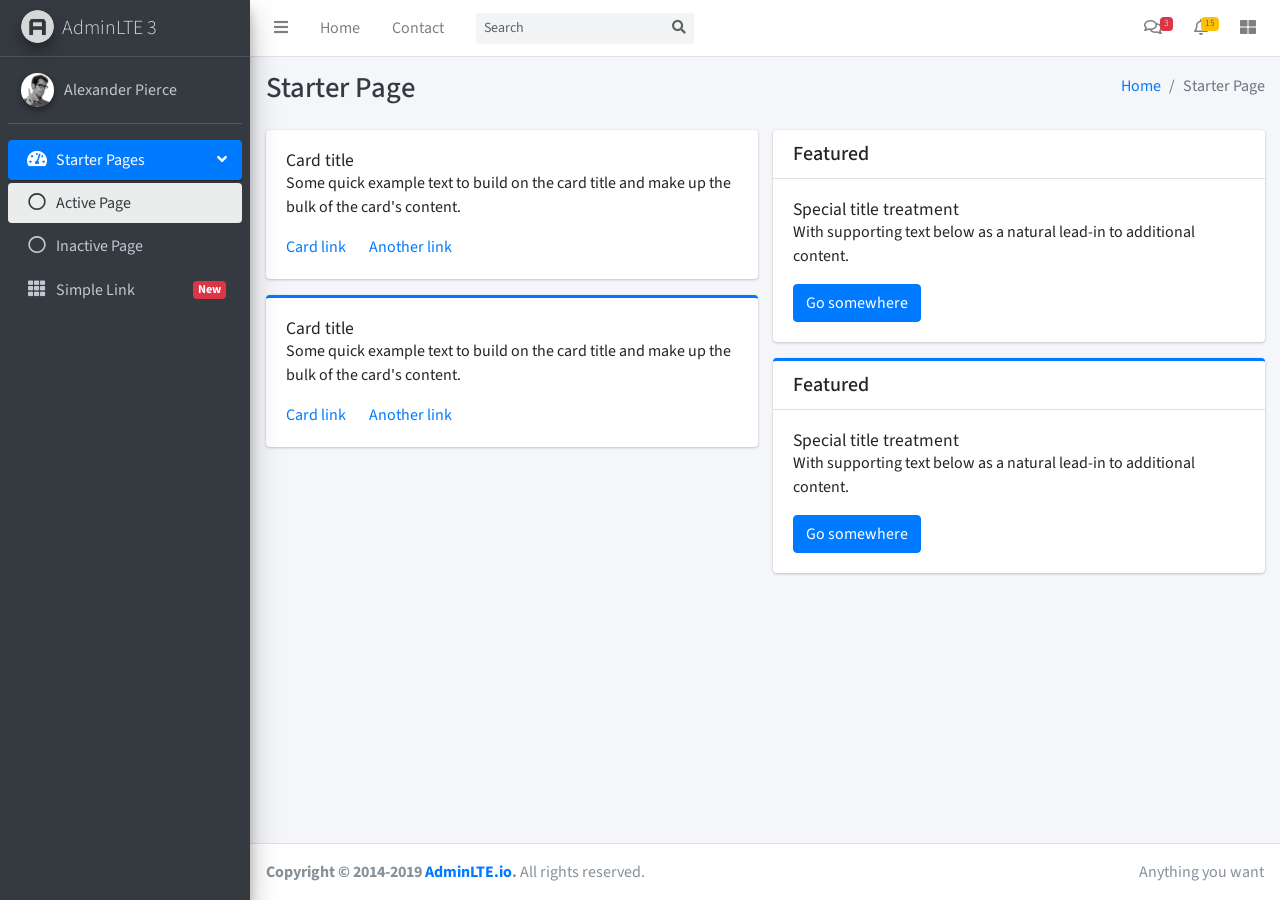
<file: starter.html>
<!DOCTYPE html>
<!--
This is a starter template page. Use this page to start your new project from
scratch. This page gets rid of all links and provides the needed markup only.
-->
<html lang="en">
<head>
  <meta charset="utf-8">
  <meta name="viewport" content="width=device-width, initial-scale=1">
  <meta http-equiv="x-ua-compatible" content="ie=edge">

  <title>AdminLTE 3 | Starter</title>

  <!-- Font Awesome Icons -->
  <link rel="stylesheet" href="plugins/fontawesome-free/css/all.min.css">
  <!-- Theme style -->
  <link rel="stylesheet" href="dist/css/adminlte.min.css">
  <!-- Google Font: Source Sans Pro -->
  <link href="https://fonts.googleapis.com/css?family=Source+Sans+Pro:300,400,400i,700" rel="stylesheet">
</head>
<body class="hold-transition sidebar-mini">
<div class="wrapper">

  <!-- Navbar -->
  <nav class="main-header navbar navbar-expand navbar-white navbar-light">
    <!-- Left navbar links -->
    <ul class="navbar-nav">
      <li class="nav-item">
        <a class="nav-link" data-widget="pushmenu" href="#"><i class="fas fa-bars"></i></a>
      </li>
      <li class="nav-item d-none d-sm-inline-block">
        <a href="index3.html" class="nav-link">Home</a>
      </li>
      <li class="nav-item d-none d-sm-inline-block">
        <a href="#" class="nav-link">Contact</a>
      </li>
    </ul>

    <!-- SEARCH FORM -->
    <form class="form-inline ml-3">
      <div class="input-group input-group-sm">
        <input class="form-control form-control-navbar" type="search" placeholder="Search" aria-label="Search">
        <div class="input-group-append">
          <button class="btn btn-navbar" type="submit">
            <i class="fas fa-search"></i>
          </button>
        </div>
      </div>
    </form>

    <!-- Right navbar links -->
    <ul class="navbar-nav ml-auto">
      <!-- Messages Dropdown Menu -->
      <li class="nav-item dropdown">
        <a class="nav-link" data-toggle="dropdown" href="#">
          <i class="far fa-comments"></i>
          <span class="badge badge-danger navbar-badge">3</span>
        </a>
        <div class="dropdown-menu dropdown-menu-lg dropdown-menu-right">
          <a href="#" class="dropdown-item">
            <!-- Message Start -->
            <div class="media">
              <img src="dist/img/user1-128x128.jpg" alt="User Avatar" class="img-size-50 mr-3 img-circle">
              <div class="media-body">
                <h3 class="dropdown-item-title">
                  Brad Diesel
                  <span class="float-right text-sm text-danger"><i class="fas fa-star"></i></span>
                </h3>
                <p class="text-sm">Call me whenever you can...</p>
                <p class="text-sm text-muted"><i class="far fa-clock mr-1"></i> 4 Hours Ago</p>
              </div>
            </div>
            <!-- Message End -->
          </a>
          <div class="dropdown-divider"></div>
          <a href="#" class="dropdown-item">
            <!-- Message Start -->
            <div class="media">
              <img src="dist/img/user8-128x128.jpg" alt="User Avatar" class="img-size-50 img-circle mr-3">
              <div class="media-body">
                <h3 class="dropdown-item-title">
                  John Pierce
                  <span class="float-right text-sm text-muted"><i class="fas fa-star"></i></span>
                </h3>
                <p class="text-sm">I got your message bro</p>
                <p class="text-sm text-muted"><i class="far fa-clock mr-1"></i> 4 Hours Ago</p>
              </div>
            </div>
            <!-- Message End -->
          </a>
          <div class="dropdown-divider"></div>
          <a href="#" class="dropdown-item">
            <!-- Message Start -->
            <div class="media">
              <img src="dist/img/user3-128x128.jpg" alt="User Avatar" class="img-size-50 img-circle mr-3">
              <div class="media-body">
                <h3 class="dropdown-item-title">
                  Nora Silvester
                  <span class="float-right text-sm text-warning"><i class="fas fa-star"></i></span>
                </h3>
                <p class="text-sm">The subject goes here</p>
                <p class="text-sm text-muted"><i class="far fa-clock mr-1"></i> 4 Hours Ago</p>
              </div>
            </div>
            <!-- Message End -->
          </a>
          <div class="dropdown-divider"></div>
          <a href="#" class="dropdown-item dropdown-footer">See All Messages</a>
        </div>
      </li>
      <!-- Notifications Dropdown Menu -->
      <li class="nav-item dropdown">
        <a class="nav-link" data-toggle="dropdown" href="#">
          <i class="far fa-bell"></i>
          <span class="badge badge-warning navbar-badge">15</span>
        </a>
        <div class="dropdown-menu dropdown-menu-lg dropdown-menu-right">
          <span class="dropdown-header">15 Notifications</span>
          <div class="dropdown-divider"></div>
          <a href="#" class="dropdown-item">
            <i class="fas fa-envelope mr-2"></i> 4 new messages
            <span class="float-right text-muted text-sm">3 mins</span>
          </a>
          <div class="dropdown-divider"></div>
          <a href="#" class="dropdown-item">
            <i class="fas fa-users mr-2"></i> 8 friend requests
            <span class="float-right text-muted text-sm">12 hours</span>
          </a>
          <div class="dropdown-divider"></div>
          <a href="#" class="dropdown-item">
            <i class="fas fa-file mr-2"></i> 3 new reports
            <span class="float-right text-muted text-sm">2 days</span>
          </a>
          <div class="dropdown-divider"></div>
          <a href="#" class="dropdown-item dropdown-footer">See All Notifications</a>
        </div>
      </li>
      <li class="nav-item">
        <a class="nav-link" data-widget="control-sidebar" data-slide="true" href="#"><i
            class="fas fa-th-large"></i></a>
      </li>
    </ul>
  </nav>
  <!-- /.navbar -->

  <!-- Main Sidebar Container -->
  <aside class="main-sidebar sidebar-dark-primary elevation-4">
    <!-- Brand Logo -->
    <a href="index3.html" class="brand-link">
      <img src="dist/img/AdminLTELogo.png" alt="AdminLTE Logo" class="brand-image img-circle elevation-3"
           style="opacity: .8">
      <span class="brand-text font-weight-light">AdminLTE 3</span>
    </a>

    <!-- Sidebar -->
    <div class="sidebar">
      <!-- Sidebar user panel (optional) -->
      <div class="user-panel mt-3 pb-3 mb-3 d-flex">
        <div class="image">
          <img src="dist/img/user2-160x160.jpg" class="img-circle elevation-2" alt="User Image">
        </div>
        <div class="info">
          <a href="#" class="d-block">Alexander Pierce</a>
        </div>
      </div>

      <!-- Sidebar Menu -->
      <nav class="mt-2">
        <ul class="nav nav-pills nav-sidebar flex-column" data-widget="treeview" role="menu" data-accordion="false">
          <!-- Add icons to the links using the .nav-icon class
               with font-awesome or any other icon font library -->
          <li class="nav-item has-treeview menu-open">
            <a href="#" class="nav-link active">
              <i class="nav-icon fas fa-tachometer-alt"></i>
              <p>
                Starter Pages
                <i class="right fas fa-angle-left"></i>
              </p>
            </a>
            <ul class="nav nav-treeview">
              <li class="nav-item">
                <a href="#" class="nav-link active">
                  <i class="far fa-circle nav-icon"></i>
                  <p>Active Page</p>
                </a>
              </li>
              <li class="nav-item">
                <a href="#" class="nav-link">
                  <i class="far fa-circle nav-icon"></i>
                  <p>Inactive Page</p>
                </a>
              </li>
            </ul>
          </li>
          <li class="nav-item">
            <a href="#" class="nav-link">
              <i class="nav-icon fas fa-th"></i>
              <p>
                Simple Link
                <span class="right badge badge-danger">New</span>
              </p>
            </a>
          </li>
        </ul>
      </nav>
      <!-- /.sidebar-menu -->
    </div>
    <!-- /.sidebar -->
  </aside>

  <!-- Content Wrapper. Contains page content -->
  <div class="content-wrapper">
    <!-- Content Header (Page header) -->
    <div class="content-header">
      <div class="container-fluid">
        <div class="row mb-2">
          <div class="col-sm-6">
            <h1 class="m-0 text-dark">Starter Page</h1>
          </div><!-- /.col -->
          <div class="col-sm-6">
            <ol class="breadcrumb float-sm-right">
              <li class="breadcrumb-item"><a href="#">Home</a></li>
              <li class="breadcrumb-item active">Starter Page</li>
            </ol>
          </div><!-- /.col -->
        </div><!-- /.row -->
      </div><!-- /.container-fluid -->
    </div>
    <!-- /.content-header -->

    <!-- Main content -->
    <div class="content">
      <div class="container-fluid">
        <div class="row">
          <div class="col-lg-6">
            <div class="card">
              <div class="card-body">
                <h5 class="card-title">Card title</h5>

                <p class="card-text">
                  Some quick example text to build on the card title and make up the bulk of the card's
                  content.
                </p>

                <a href="#" class="card-link">Card link</a>
                <a href="#" class="card-link">Another link</a>
              </div>
            </div>

            <div class="card card-primary card-outline">
              <div class="card-body">
                <h5 class="card-title">Card title</h5>

                <p class="card-text">
                  Some quick example text to build on the card title and make up the bulk of the card's
                  content.
                </p>
                <a href="#" class="card-link">Card link</a>
                <a href="#" class="card-link">Another link</a>
              </div>
            </div><!-- /.card -->
          </div>
          <!-- /.col-md-6 -->
          <div class="col-lg-6">
            <div class="card">
              <div class="card-header">
                <h5 class="m-0">Featured</h5>
              </div>
              <div class="card-body">
                <h6 class="card-title">Special title treatment</h6>

                <p class="card-text">With supporting text below as a natural lead-in to additional content.</p>
                <a href="#" class="btn btn-primary">Go somewhere</a>
              </div>
            </div>

            <div class="card card-primary card-outline">
              <div class="card-header">
                <h5 class="m-0">Featured</h5>
              </div>
              <div class="card-body">
                <h6 class="card-title">Special title treatment</h6>

                <p class="card-text">With supporting text below as a natural lead-in to additional content.</p>
                <a href="#" class="btn btn-primary">Go somewhere</a>
              </div>
            </div>
          </div>
          <!-- /.col-md-6 -->
        </div>
        <!-- /.row -->
      </div><!-- /.container-fluid -->
    </div>
    <!-- /.content -->
  </div>
  <!-- /.content-wrapper -->

  <!-- Control Sidebar -->
  <aside class="control-sidebar control-sidebar-dark">
    <!-- Control sidebar content goes here -->
    <div class="p-3">
      <h5>Title</h5>
      <p>Sidebar content</p>
    </div>
  </aside>
  <!-- /.control-sidebar -->

  <!-- Main Footer -->
  <footer class="main-footer">
    <!-- To the right -->
    <div class="float-right d-none d-sm-inline">
      Anything you want
    </div>
    <!-- Default to the left -->
    <strong>Copyright &copy; 2014-2019 <a href="https://adminlte.io">AdminLTE.io</a>.</strong> All rights reserved.
  </footer>
</div>
<!-- ./wrapper -->

<!-- REQUIRED SCRIPTS -->

<!-- jQuery -->
<script src="plugins/jquery/jquery.min.js"></script>
<!-- Bootstrap 4 -->
<script src="plugins/bootstrap/js/bootstrap.bundle.min.js"></script>
<!-- AdminLTE App -->
<script src="dist/js/adminlte.min.js"></script>
</body>
</html>
</file>
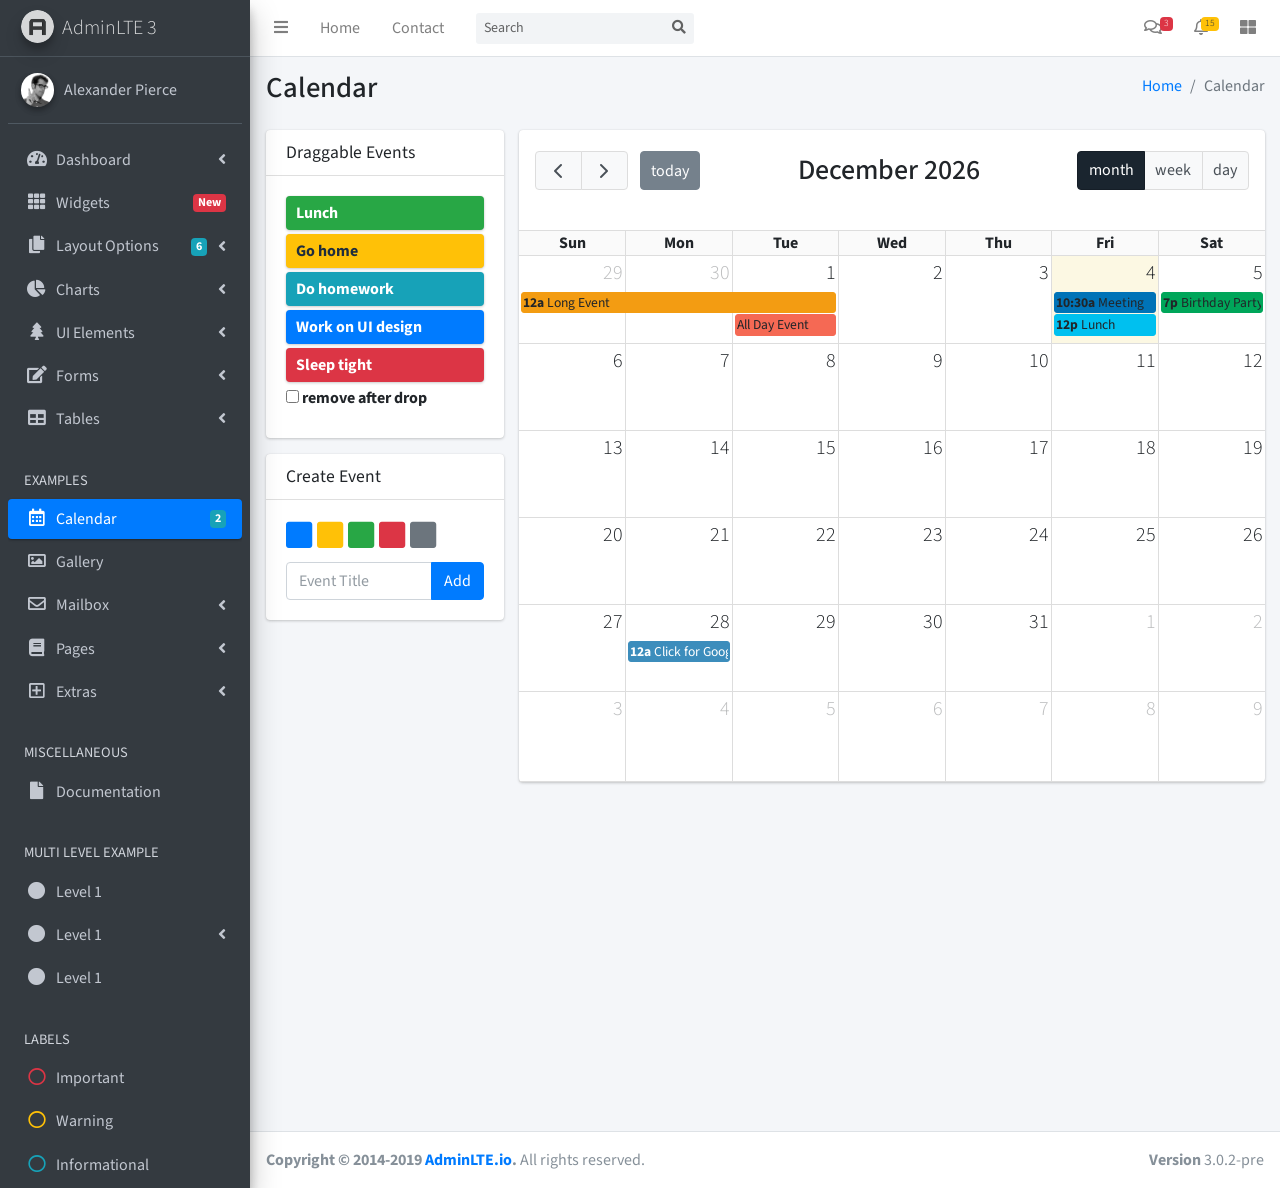
<file: pages/calendar.html>
<!DOCTYPE html>
<html>
<head>
  <meta charset="utf-8">
  <meta http-equiv="X-UA-Compatible" content="IE=edge">
  <title>AdminLTE 3 | Calendar</title>
  <!-- Tell the browser to be responsive to screen width -->
  <meta name="viewport" content="width=device-width, initial-scale=1">
  <!-- Font Awesome -->
  <link rel="stylesheet" href="../plugins/fontawesome-free/css/all.min.css">
  <!-- Ionicons -->
  <link rel="stylesheet" href="https://code.ionicframework.com/ionicons/2.0.1/css/ionicons.min.css">
  <!-- fullCalendar -->
  <link rel="stylesheet" href="../plugins/fullcalendar/main.min.css">
  <link rel="stylesheet" href="../plugins/fullcalendar-daygrid/main.min.css">
  <link rel="stylesheet" href="../plugins/fullcalendar-timegrid/main.min.css">
  <link rel="stylesheet" href="../plugins/fullcalendar-bootstrap/main.min.css">
  <!-- Theme style -->
  <link rel="stylesheet" href="../dist/css/adminlte.min.css">
  <!-- Google Font: Source Sans Pro -->
  <link href="https://fonts.googleapis.com/css?family=Source+Sans+Pro:300,400,400i,700" rel="stylesheet">
</head>
<body class="hold-transition sidebar-mini">
<div class="wrapper">
  <!-- Navbar -->
  <nav class="main-header navbar navbar-expand navbar-white navbar-light">
    <!-- Left navbar links -->
    <ul class="navbar-nav">
      <li class="nav-item">
        <a class="nav-link" data-widget="pushmenu" href="#"><i class="fas fa-bars"></i></a>
      </li>
      <li class="nav-item d-none d-sm-inline-block">
        <a href="../index3.html" class="nav-link">Home</a>
      </li>
      <li class="nav-item d-none d-sm-inline-block">
        <a href="#" class="nav-link">Contact</a>
      </li>
    </ul>

    <!-- SEARCH FORM -->
    <form class="form-inline ml-3">
      <div class="input-group input-group-sm">
        <input class="form-control form-control-navbar" type="search" placeholder="Search" aria-label="Search">
        <div class="input-group-append">
          <button class="btn btn-navbar" type="submit">
            <i class="fas fa-search"></i>
          </button>
        </div>
      </div>
    </form>

    <!-- Right navbar links -->
    <ul class="navbar-nav ml-auto">
      <!-- Messages Dropdown Menu -->
      <li class="nav-item dropdown">
        <a class="nav-link" data-toggle="dropdown" href="#">
          <i class="far fa-comments"></i>
          <span class="badge badge-danger navbar-badge">3</span>
        </a>
        <div class="dropdown-menu dropdown-menu-lg dropdown-menu-right">
          <a href="#" class="dropdown-item">
            <!-- Message Start -->
            <div class="media">
              <img src="../dist/img/user1-128x128.jpg" alt="User Avatar" class="img-size-50 mr-3 img-circle">
              <div class="media-body">
                <h3 class="dropdown-item-title">
                  Brad Diesel
                  <span class="float-right text-sm text-danger"><i class="fas fa-star"></i></span>
                </h3>
                <p class="text-sm">Call me whenever you can...</p>
                <p class="text-sm text-muted"><i class="far fa-clock mr-1"></i> 4 Hours Ago</p>
              </div>
            </div>
            <!-- Message End -->
          </a>
          <div class="dropdown-divider"></div>
          <a href="#" class="dropdown-item">
            <!-- Message Start -->
            <div class="media">
              <img src="../dist/img/user8-128x128.jpg" alt="User Avatar" class="img-size-50 img-circle mr-3">
              <div class="media-body">
                <h3 class="dropdown-item-title">
                  John Pierce
                  <span class="float-right text-sm text-muted"><i class="fas fa-star"></i></span>
                </h3>
                <p class="text-sm">I got your message bro</p>
                <p class="text-sm text-muted"><i class="far fa-clock mr-1"></i> 4 Hours Ago</p>
              </div>
            </div>
            <!-- Message End -->
          </a>
          <div class="dropdown-divider"></div>
          <a href="#" class="dropdown-item">
            <!-- Message Start -->
            <div class="media">
              <img src="../dist/img/user3-128x128.jpg" alt="User Avatar" class="img-size-50 img-circle mr-3">
              <div class="media-body">
                <h3 class="dropdown-item-title">
                  Nora Silvester
                  <span class="float-right text-sm text-warning"><i class="fas fa-star"></i></span>
                </h3>
                <p class="text-sm">The subject goes here</p>
                <p class="text-sm text-muted"><i class="far fa-clock mr-1"></i> 4 Hours Ago</p>
              </div>
            </div>
            <!-- Message End -->
          </a>
          <div class="dropdown-divider"></div>
          <a href="#" class="dropdown-item dropdown-footer">See All Messages</a>
        </div>
      </li>
      <!-- Notifications Dropdown Menu -->
      <li class="nav-item dropdown">
        <a class="nav-link" data-toggle="dropdown" href="#">
          <i class="far fa-bell"></i>
          <span class="badge badge-warning navbar-badge">15</span>
        </a>
        <div class="dropdown-menu dropdown-menu-lg dropdown-menu-right">
          <span class="dropdown-item dropdown-header">15 Notifications</span>
          <div class="dropdown-divider"></div>
          <a href="#" class="dropdown-item">
            <i class="fas fa-envelope mr-2"></i> 4 new messages
            <span class="float-right text-muted text-sm">3 mins</span>
          </a>
          <div class="dropdown-divider"></div>
          <a href="#" class="dropdown-item">
            <i class="fas fa-users mr-2"></i> 8 friend requests
            <span class="float-right text-muted text-sm">12 hours</span>
          </a>
          <div class="dropdown-divider"></div>
          <a href="#" class="dropdown-item">
            <i class="fas fa-file mr-2"></i> 3 new reports
            <span class="float-right text-muted text-sm">2 days</span>
          </a>
          <div class="dropdown-divider"></div>
          <a href="#" class="dropdown-item dropdown-footer">See All Notifications</a>
        </div>
      </li>
      <li class="nav-item">
        <a class="nav-link" data-widget="control-sidebar" data-slide="true" href="#">
          <i class="fas fa-th-large"></i>
        </a>
      </li>
    </ul>
  </nav>
  <!-- /.navbar -->

  <!-- Main Sidebar Container -->
  <aside class="main-sidebar sidebar-dark-primary elevation-4">
    <!-- Brand Logo -->
    <a href="../index3.html" class="brand-link">
      <img src="../dist/img/AdminLTELogo.png"
           alt="AdminLTE Logo"
           class="brand-image img-circle elevation-3"
           style="opacity: .8">
      <span class="brand-text font-weight-light">AdminLTE 3</span>
    </a>

    <!-- Sidebar -->
    <div class="sidebar">
      <!-- Sidebar user panel (optional) -->
      <div class="user-panel mt-3 pb-3 mb-3 d-flex">
        <div class="image">
          <img src="../dist/img/user2-160x160.jpg" class="img-circle elevation-2" alt="User Image">
        </div>
        <div class="info">
          <a href="#" class="d-block">Alexander Pierce</a>
        </div>
      </div>

      <!-- Sidebar Menu -->
      <nav class="mt-2">
        <ul class="nav nav-pills nav-sidebar flex-column" data-widget="treeview" role="menu" data-accordion="false">
          <!-- Add icons to the links using the .nav-icon class
               with font-awesome or any other icon font library -->
          <li class="nav-item has-treeview">
            <a href="#" class="nav-link">
              <i class="nav-icon fas fa-tachometer-alt"></i>
              <p>
                Dashboard
                <i class="right fas fa-angle-left"></i>
              </p>
            </a>
            <ul class="nav nav-treeview">
              <li class="nav-item">
                <a href="../index.html" class="nav-link">
                  <i class="far fa-circle nav-icon"></i>
                  <p>Dashboard v1</p>
                </a>
              </li>
              <li class="nav-item">
                <a href="../index2.html" class="nav-link">
                  <i class="far fa-circle nav-icon"></i>
                  <p>Dashboard v2</p>
                </a>
              </li>
              <li class="nav-item">
                <a href="../index3.html" class="nav-link">
                  <i class="far fa-circle nav-icon"></i>
                  <p>Dashboard v3</p>
                </a>
              </li>
            </ul>
          </li>
          <li class="nav-item">
            <a href="widgets.html" class="nav-link">
              <i class="nav-icon fas fa-th"></i>
              <p>
                Widgets
                <span class="right badge badge-danger">New</span>
              </p>
            </a>
          </li>
          <li class="nav-item has-treeview">
            <a href="#" class="nav-link">
              <i class="nav-icon fas fa-copy"></i>
              <p>
                Layout Options
                <i class="fas fa-angle-left right"></i>
                <span class="badge badge-info right">6</span>
              </p>
            </a>
            <ul class="nav nav-treeview">
              <li class="nav-item">
                <a href="layout/top-nav.html" class="nav-link">
                  <i class="far fa-circle nav-icon"></i>
                  <p>Top Navigation</p>
                </a>
              </li>
              <li class="nav-item">
                <a href="layout/top-nav-sidebar.html" class="nav-link">
                  <i class="far fa-circle nav-icon"></i>
                  <p>Top Navigation + Sidebar</p>
                </a>
              </li>
              <li class="nav-item">
                <a href="layout/boxed.html" class="nav-link">
                  <i class="far fa-circle nav-icon"></i>
                  <p>Boxed</p>
                </a>
              </li>
              <li class="nav-item">
                <a href="layout/fixed-sidebar.html" class="nav-link">
                  <i class="far fa-circle nav-icon"></i>
                  <p>Fixed Sidebar</p>
                </a>
              </li>
              <li class="nav-item">
                <a href="layout/fixed-topnav.html" class="nav-link">
                  <i class="far fa-circle nav-icon"></i>
                  <p>Fixed Navbar</p>
                </a>
              </li>
              <li class="nav-item">
                <a href="layout/fixed-footer.html" class="nav-link">
                  <i class="far fa-circle nav-icon"></i>
                  <p>Fixed Footer</p>
                </a>
              </li>
              <li class="nav-item">
                <a href="layout/collapsed-sidebar.html" class="nav-link">
                  <i class="far fa-circle nav-icon"></i>
                  <p>Collapsed Sidebar</p>
                </a>
              </li>
            </ul>
          </li>
          <li class="nav-item has-treeview">
            <a href="#" class="nav-link">
              <i class="nav-icon fas fa-chart-pie"></i>
              <p>
                Charts
                <i class="right fas fa-angle-left"></i>
              </p>
            </a>
            <ul class="nav nav-treeview">
              <li class="nav-item">
                <a href="charts/chartjs.html" class="nav-link">
                  <i class="far fa-circle nav-icon"></i>
                  <p>ChartJS</p>
                </a>
              </li>
              <li class="nav-item">
                <a href="charts/flot.html" class="nav-link">
                  <i class="far fa-circle nav-icon"></i>
                  <p>Flot</p>
                </a>
              </li>
              <li class="nav-item">
                <a href="charts/inline.html" class="nav-link">
                  <i class="far fa-circle nav-icon"></i>
                  <p>Inline</p>
                </a>
              </li>
            </ul>
          </li>
          <li class="nav-item has-treeview">
            <a href="#" class="nav-link">
              <i class="nav-icon fas fa-tree"></i>
              <p>
                UI Elements
                <i class="fas fa-angle-left right"></i>
              </p>
            </a>
            <ul class="nav nav-treeview">
              <li class="nav-item">
                <a href="UI/general.html" class="nav-link">
                  <i class="far fa-circle nav-icon"></i>
                  <p>General</p>
                </a>
              </li>
              <li class="nav-item">
                <a href="UI/icons.html" class="nav-link">
                  <i class="far fa-circle nav-icon"></i>
                  <p>Icons</p>
                </a>
              </li>
              <li class="nav-item">
                <a href="UI/buttons.html" class="nav-link">
                  <i class="far fa-circle nav-icon"></i>
                  <p>Buttons</p>
                </a>
              </li>
              <li class="nav-item">
                <a href="UI/sliders.html" class="nav-link">
                  <i class="far fa-circle nav-icon"></i>
                  <p>Sliders</p>
                </a>
              </li>
              <li class="nav-item">
                <a href="UI/modals.html" class="nav-link">
                  <i class="far fa-circle nav-icon"></i>
                  <p>Modals & Alerts</p>
                </a>
              </li>
              <li class="nav-item">
                <a href="UI/navbar.html" class="nav-link">
                  <i class="far fa-circle nav-icon"></i>
                  <p>Navbar & Tabs</p>
                </a>
              </li>
              <li class="nav-item">
                <a href="UI/timeline.html" class="nav-link">
                  <i class="far fa-circle nav-icon"></i>
                  <p>Timeline</p>
                </a>
              </li>
              <li class="nav-item">
                <a href="UI/ribbons.html" class="nav-link">
                  <i class="far fa-circle nav-icon"></i>
                  <p>Ribbons</p>
                </a>
              </li>
            </ul>
          </li>
          <li class="nav-item has-treeview">
            <a href="#" class="nav-link">
              <i class="nav-icon fas fa-edit"></i>
              <p>
                Forms
                <i class="fas fa-angle-left right"></i>
              </p>
            </a>
            <ul class="nav nav-treeview">
              <li class="nav-item">
                <a href="forms/general.html" class="nav-link">
                  <i class="far fa-circle nav-icon"></i>
                  <p>General Elements</p>
                </a>
              </li>
              <li class="nav-item">
                <a href="forms/advanced.html" class="nav-link">
                  <i class="far fa-circle nav-icon"></i>
                  <p>Advanced Elements</p>
                </a>
              </li>
              <li class="nav-item">
                <a href="forms/editors.html" class="nav-link">
                  <i class="far fa-circle nav-icon"></i>
                  <p>Editors</p>
                </a>
              </li>
              <li class="nav-item">
                <a href="forms/validation.html" class="nav-link">
                  <i class="far fa-circle nav-icon"></i>
                  <p>Validation</p>
                </a>
              </li>
            </ul>
          </li>
          <li class="nav-item has-treeview">
            <a href="#" class="nav-link">
              <i class="nav-icon fas fa-table"></i>
              <p>
                Tables
                <i class="fas fa-angle-left right"></i>
              </p>
            </a>
            <ul class="nav nav-treeview">
              <li class="nav-item">
                <a href="tables/simple.html" class="nav-link">
                  <i class="far fa-circle nav-icon"></i>
                  <p>Simple Tables</p>
                </a>
              </li>
              <li class="nav-item">
                <a href="tables/data.html" class="nav-link">
                  <i class="far fa-circle nav-icon"></i>
                  <p>DataTables</p>
                </a>
              </li>
              <li class="nav-item">
                <a href="tables/jsgrid.html" class="nav-link">
                  <i class="far fa-circle nav-icon"></i>
                  <p>jsGrid</p>
                </a>
              </li>
            </ul>
          </li>
          <li class="nav-header">EXAMPLES</li>
          <li class="nav-item">
            <a href="calendar.html" class="nav-link active">
              <i class="nav-icon far fa-calendar-alt"></i>
              <p>
                Calendar
                <span class="badge badge-info right">2</span>
              </p>
            </a>
          </li>
          <li class="nav-item">
            <a href="gallery.html" class="nav-link">
              <i class="nav-icon far fa-image"></i>
              <p>
                Gallery
              </p>
            </a>
          </li>
          <li class="nav-item has-treeview">
            <a href="#" class="nav-link">
              <i class="nav-icon far fa-envelope"></i>
              <p>
                Mailbox
                <i class="fas fa-angle-left right"></i>
              </p>
            </a>
            <ul class="nav nav-treeview">
              <li class="nav-item">
                <a href="mailbox/mailbox.html" class="nav-link">
                  <i class="far fa-circle nav-icon"></i>
                  <p>Inbox</p>
                </a>
              </li>
              <li class="nav-item">
                <a href="mailbox/compose.html" class="nav-link">
                  <i class="far fa-circle nav-icon"></i>
                  <p>Compose</p>
                </a>
              </li>
              <li class="nav-item">
                <a href="mailbox/read-mail.html" class="nav-link">
                  <i class="far fa-circle nav-icon"></i>
                  <p>Read</p>
                </a>
              </li>
            </ul>
          </li>
          <li class="nav-item has-treeview">
            <a href="#" class="nav-link">
              <i class="nav-icon fas fa-book"></i>
              <p>
                Pages
                <i class="fas fa-angle-left right"></i>
              </p>
            </a>
            <ul class="nav nav-treeview">
              <li class="nav-item">
                <a href="examples/invoice.html" class="nav-link">
                  <i class="far fa-circle nav-icon"></i>
                  <p>Invoice</p>
                </a>
              </li>
              <li class="nav-item">
                <a href="examples/profile.html" class="nav-link">
                  <i class="far fa-circle nav-icon"></i>
                  <p>Profile</p>
                </a>
              </li>
              <li class="nav-item">
                <a href="examples/e_commerce.html" class="nav-link">
                  <i class="far fa-circle nav-icon"></i>
                  <p>E-commerce</p>
                </a>
              </li>
              <li class="nav-item">
                <a href="examples/projects.html" class="nav-link">
                  <i class="far fa-circle nav-icon"></i>
                  <p>Projects</p>
                </a>
              </li>
              <li class="nav-item">
                <a href="examples/project_add.html" class="nav-link">
                  <i class="far fa-circle nav-icon"></i>
                  <p>Project Add</p>
                </a>
              </li>
              <li class="nav-item">
                <a href="examples/project_edit.html" class="nav-link">
                  <i class="far fa-circle nav-icon"></i>
                  <p>Project Edit</p>
                </a>
              </li>
              <li class="nav-item">
                <a href="examples/project_detail.html" class="nav-link">
                  <i class="far fa-circle nav-icon"></i>
                  <p>Project Detail</p>
                </a>
              </li>
              <li class="nav-item">
                <a href="examples/contacts.html" class="nav-link">
                  <i class="far fa-circle nav-icon"></i>
                  <p>Contacts</p>
                </a>
              </li>
            </ul>
          </li>
          <li class="nav-item has-treeview">
            <a href="#" class="nav-link">
              <i class="nav-icon far fa-plus-square"></i>
              <p>
                Extras
                <i class="fas fa-angle-left right"></i>
              </p>
            </a>
            <ul class="nav nav-treeview">
              <li class="nav-item">
                <a href="examples/login.html" class="nav-link">
                  <i class="far fa-circle nav-icon"></i>
                  <p>Login</p>
                </a>
              </li>
              <li class="nav-item">
                <a href="examples/register.html" class="nav-link">
                  <i class="far fa-circle nav-icon"></i>
                  <p>Register</p>
                </a>
              </li>
              <li class="nav-item">
                <a href="examples/forgot-password.html" class="nav-link">
                  <i class="far fa-circle nav-icon"></i>
                  <p>Forgot Password</p>
                </a>
              </li>
              <li class="nav-item">
                <a href="examples/recover-password.html" class="nav-link">
                  <i class="far fa-circle nav-icon"></i>
                  <p>Recover Password</p>
                </a>
              </li>
              <li class="nav-item">
                <a href="examples/lockscreen.html" class="nav-link">
                  <i class="far fa-circle nav-icon"></i>
                  <p>Lockscreen</p>
                </a>
              </li>
              <li class="nav-item">
                <a href="examples/legacy-user-menu.html" class="nav-link">
                  <i class="far fa-circle nav-icon"></i>
                  <p>Legacy User Menu</p>
                </a>
              </li>
              <li class="nav-item">
                <a href="examples/language-menu.html" class="nav-link">
                  <i class="far fa-circle nav-icon"></i>
                  <p>Language Menu</p>
                </a>
              </li>
              <li class="nav-item">
                <a href="examples/404.html" class="nav-link">
                  <i class="far fa-circle nav-icon"></i>
                  <p>Error 404</p>
                </a>
              </li>
              <li class="nav-item">
                <a href="examples/500.html" class="nav-link">
                  <i class="far fa-circle nav-icon"></i>
                  <p>Error 500</p>
                </a>
              </li>
              <li class="nav-item">
                <a href="examples/pace.html" class="nav-link">
                  <i class="far fa-circle nav-icon"></i>
                  <p>Pace</p>
                </a>
              </li>
              <li class="nav-item">
                <a href="examples/blank.html" class="nav-link">
                  <i class="far fa-circle nav-icon"></i>
                  <p>Blank Page</p>
                </a>
              </li>
              <li class="nav-item">
                <a href="../starter.html" class="nav-link">
                  <i class="far fa-circle nav-icon"></i>
                  <p>Starter Page</p>
                </a>
              </li>
            </ul>
          </li>
          <li class="nav-header">MISCELLANEOUS</li>
          <li class="nav-item">
            <a href="https://adminlte.io/docs/3.0" class="nav-link">
              <i class="nav-icon fas fa-file"></i>
              <p>Documentation</p>
            </a>
          </li>
          <li class="nav-header">MULTI LEVEL EXAMPLE</li>
          <li class="nav-item">
            <a href="#" class="nav-link">
              <i class="fas fa-circle nav-icon"></i>
              <p>Level 1</p>
            </a>
          </li>
          <li class="nav-item has-treeview">
            <a href="#" class="nav-link">
              <i class="nav-icon fas fa-circle"></i>
              <p>
                Level 1
                <i class="right fas fa-angle-left"></i>
              </p>
            </a>
            <ul class="nav nav-treeview">
              <li class="nav-item">
                <a href="#" class="nav-link">
                  <i class="far fa-circle nav-icon"></i>
                  <p>Level 2</p>
                </a>
              </li>
              <li class="nav-item has-treeview">
                <a href="#" class="nav-link">
                  <i class="far fa-circle nav-icon"></i>
                  <p>
                    Level 2
                    <i class="right fas fa-angle-left"></i>
                  </p>
                </a>
                <ul class="nav nav-treeview">
                  <li class="nav-item">
                    <a href="#" class="nav-link">
                      <i class="far fa-dot-circle nav-icon"></i>
                      <p>Level 3</p>
                    </a>
                  </li>
                  <li class="nav-item">
                    <a href="#" class="nav-link">
                      <i class="far fa-dot-circle nav-icon"></i>
                      <p>Level 3</p>
                    </a>
                  </li>
                  <li class="nav-item">
                    <a href="#" class="nav-link">
                      <i class="far fa-dot-circle nav-icon"></i>
                      <p>Level 3</p>
                    </a>
                  </li>
                </ul>
              </li>
              <li class="nav-item">
                <a href="#" class="nav-link">
                  <i class="far fa-circle nav-icon"></i>
                  <p>Level 2</p>
                </a>
              </li>
            </ul>
          </li>
          <li class="nav-item">
            <a href="#" class="nav-link">
              <i class="fas fa-circle nav-icon"></i>
              <p>Level 1</p>
            </a>
          </li>
          <li class="nav-header">LABELS</li>
          <li class="nav-item">
            <a href="#" class="nav-link">
              <i class="nav-icon far fa-circle text-danger"></i>
              <p class="text">Important</p>
            </a>
          </li>
          <li class="nav-item">
            <a href="#" class="nav-link">
              <i class="nav-icon far fa-circle text-warning"></i>
              <p>Warning</p>
            </a>
          </li>
          <li class="nav-item">
            <a href="#" class="nav-link">
              <i class="nav-icon far fa-circle text-info"></i>
              <p>Informational</p>
            </a>
          </li>
        </ul>
      </nav>
      <!-- /.sidebar-menu -->
    </div>
    <!-- /.sidebar -->
  </aside>

  <!-- Content Wrapper. Contains page content -->
  <div class="content-wrapper">
    <!-- Content Header (Page header) -->
    <section class="content-header">
      <div class="container-fluid">
        <div class="row mb-2">
          <div class="col-sm-6">
            <h1>Calendar</h1>
          </div>
          <div class="col-sm-6">
            <ol class="breadcrumb float-sm-right">
              <li class="breadcrumb-item"><a href="#">Home</a></li>
              <li class="breadcrumb-item active">Calendar</li>
            </ol>
          </div>
        </div>
      </div><!-- /.container-fluid -->
    </section>

    <!-- Main content -->
    <section class="content">
      <div class="container-fluid">
        <div class="row">
          <div class="col-md-3">
            <div class="sticky-top mb-3">
              <div class="card">
                <div class="card-header">
                  <h4 class="card-title">Draggable Events</h4>
                </div>
                <div class="card-body">
                  <!-- the events -->
                  <div id="external-events">
                    <div class="external-event bg-success">Lunch</div>
                    <div class="external-event bg-warning">Go home</div>
                    <div class="external-event bg-info">Do homework</div>
                    <div class="external-event bg-primary">Work on UI design</div>
                    <div class="external-event bg-danger">Sleep tight</div>
                    <div class="checkbox">
                      <label for="drop-remove">
                        <input type="checkbox" id="drop-remove">
                        remove after drop
                      </label>
                    </div>
                  </div>
                </div>
                <!-- /.card-body -->
              </div>
              <!-- /.card -->
              <div class="card">
                <div class="card-header">
                  <h3 class="card-title">Create Event</h3>
                </div>
                <div class="card-body">
                  <div class="btn-group" style="width: 100%; margin-bottom: 10px;">
                    <!--<button type="button" id="color-chooser-btn" class="btn btn-info btn-block dropdown-toggle" data-toggle="dropdown">Color <span class="caret"></span></button>-->
                    <ul class="fc-color-picker" id="color-chooser">
                      <li><a class="text-primary" href="#"><i class="fas fa-square"></i></a></li>
                      <li><a class="text-warning" href="#"><i class="fas fa-square"></i></a></li>
                      <li><a class="text-success" href="#"><i class="fas fa-square"></i></a></li>
                      <li><a class="text-danger" href="#"><i class="fas fa-square"></i></a></li>
                      <li><a class="text-muted" href="#"><i class="fas fa-square"></i></a></li>
                    </ul>
                  </div>
                  <!-- /btn-group -->
                  <div class="input-group">
                    <input id="new-event" type="text" class="form-control" placeholder="Event Title">

                    <div class="input-group-append">
                      <button id="add-new-event" type="button" class="btn btn-primary">Add</button>
                    </div>
                    <!-- /btn-group -->
                  </div>
                  <!-- /input-group -->
                </div>
              </div>
            </div>
          </div>
          <!-- /.col -->
          <div class="col-md-9">
            <div class="card card-primary">
              <div class="card-body p-0">
                <!-- THE CALENDAR -->
                <div id="calendar"></div>
              </div>
              <!-- /.card-body -->
            </div>
            <!-- /.card -->
          </div>
          <!-- /.col -->
        </div>
        <!-- /.row -->
      </div><!-- /.container-fluid -->
    </section>
    <!-- /.content -->
  </div>
  <!-- /.content-wrapper -->

  <footer class="main-footer">
    <div class="float-right d-none d-sm-block">
      <b>Version</b> 3.0.2-pre
    </div>
    <strong>Copyright &copy; 2014-2019 <a href="http://adminlte.io">AdminLTE.io</a>.</strong> All rights
    reserved.
  </footer>

  <!-- Control Sidebar -->
  <aside class="control-sidebar control-sidebar-dark">
    <!-- Control sidebar content goes here -->
  </aside>
  <!-- /.control-sidebar -->
</div>
<!-- ./wrapper -->

<!-- jQuery -->
<script src="../plugins/jquery/jquery.min.js"></script>
<!-- Bootstrap -->
<script src="../plugins/bootstrap/js/bootstrap.bundle.min.js"></script>
<!-- jQuery UI -->
<script src="../plugins/jquery-ui/jquery-ui.min.js"></script>
<!-- AdminLTE App -->
<script src="../dist/js/adminlte.min.js"></script>
<!-- AdminLTE for demo purposes -->
<script src="../dist/js/demo.js"></script>
<!-- fullCalendar 2.2.5 -->
<script src="../plugins/moment/moment.min.js"></script>
<script src="../plugins/fullcalendar/main.min.js"></script>
<script src="../plugins/fullcalendar-daygrid/main.min.js"></script>
<script src="../plugins/fullcalendar-timegrid/main.min.js"></script>
<script src="../plugins/fullcalendar-interaction/main.min.js"></script>
<script src="../plugins/fullcalendar-bootstrap/main.min.js"></script>
<!-- Page specific script -->
<script>
  $(function () {

    /* initialize the external events
     -----------------------------------------------------------------*/
    function ini_events(ele) {
      ele.each(function () {

        // create an Event Object (http://arshaw.com/fullcalendar/docs/event_data/Event_Object/)
        // it doesn't need to have a start or end
        var eventObject = {
          title: $.trim($(this).text()) // use the element's text as the event title
        }

        // store the Event Object in the DOM element so we can get to it later
        $(this).data('eventObject', eventObject)

        // make the event draggable using jQuery UI
        $(this).draggable({
          zIndex        : 1070,
          revert        : true, // will cause the event to go back to its
          revertDuration: 0  //  original position after the drag
        })

      })
    }

    ini_events($('#external-events div.external-event'))

    /* initialize the calendar
     -----------------------------------------------------------------*/
    //Date for the calendar events (dummy data)
    var date = new Date()
    var d    = date.getDate(),
        m    = date.getMonth(),
        y    = date.getFullYear()

    var Calendar = FullCalendar.Calendar;
    var Draggable = FullCalendarInteraction.Draggable;

    var containerEl = document.getElementById('external-events');
    var checkbox = document.getElementById('drop-remove');
    var calendarEl = document.getElementById('calendar');

    // initialize the external events
    // -----------------------------------------------------------------

    new Draggable(containerEl, {
      itemSelector: '.external-event',
      eventData: function(eventEl) {
        console.log(eventEl);
        return {
          title: eventEl.innerText,
          backgroundColor: window.getComputedStyle( eventEl ,null).getPropertyValue('background-color'),
          borderColor: window.getComputedStyle( eventEl ,null).getPropertyValue('background-color'),
          textColor: window.getComputedStyle( eventEl ,null).getPropertyValue('color'),
        };
      }
    });

    var calendar = new Calendar(calendarEl, {
      plugins: [ 'bootstrap', 'interaction', 'dayGrid', 'timeGrid' ],
      header    : {
        left  : 'prev,next today',
        center: 'title',
        right : 'dayGridMonth,timeGridWeek,timeGridDay'
      },
      //Random default events
      events    : [
        {
          title          : 'All Day Event',
          start          : new Date(y, m, 1),
          backgroundColor: '#f56954', //red
          borderColor    : '#f56954', //red
          allDay         : true
        },
        {
          title          : 'Long Event',
          start          : new Date(y, m, d - 5),
          end            : new Date(y, m, d - 2),
          backgroundColor: '#f39c12', //yellow
          borderColor    : '#f39c12' //yellow
        },
        {
          title          : 'Meeting',
          start          : new Date(y, m, d, 10, 30),
          allDay         : false,
          backgroundColor: '#0073b7', //Blue
          borderColor    : '#0073b7' //Blue
        },
        {
          title          : 'Lunch',
          start          : new Date(y, m, d, 12, 0),
          end            : new Date(y, m, d, 14, 0),
          allDay         : false,
          backgroundColor: '#00c0ef', //Info (aqua)
          borderColor    : '#00c0ef' //Info (aqua)
        },
        {
          title          : 'Birthday Party',
          start          : new Date(y, m, d + 1, 19, 0),
          end            : new Date(y, m, d + 1, 22, 30),
          allDay         : false,
          backgroundColor: '#00a65a', //Success (green)
          borderColor    : '#00a65a' //Success (green)
        },
        {
          title          : 'Click for Google',
          start          : new Date(y, m, 28),
          end            : new Date(y, m, 29),
          url            : 'http://google.com/',
          backgroundColor: '#3c8dbc', //Primary (light-blue)
          borderColor    : '#3c8dbc' //Primary (light-blue)
        }
      ],
      editable  : true,
      droppable : true, // this allows things to be dropped onto the calendar !!!
      drop      : function(info) {
        // is the "remove after drop" checkbox checked?
        if (checkbox.checked) {
          // if so, remove the element from the "Draggable Events" list
          info.draggedEl.parentNode.removeChild(info.draggedEl);
        }
      }    
    });

    calendar.render();
    // $('#calendar').fullCalendar()

    /* ADDING EVENTS */
    var currColor = '#3c8dbc' //Red by default
    //Color chooser button
    var colorChooser = $('#color-chooser-btn')
    $('#color-chooser > li > a').click(function (e) {
      e.preventDefault()
      //Save color
      currColor = $(this).css('color')
      //Add color effect to button
      $('#add-new-event').css({
        'background-color': currColor,
        'border-color'    : currColor
      })
    })
    $('#add-new-event').click(function (e) {
      e.preventDefault()
      //Get value and make sure it is not null
      var val = $('#new-event').val()
      if (val.length == 0) {
        return
      }

      //Create events
      var event = $('<div />')
      event.css({
        'background-color': currColor,
        'border-color'    : currColor,
        'color'           : '#fff'
      }).addClass('external-event')
      event.html(val)
      $('#external-events').prepend(event)

      //Add draggable funtionality
      ini_events(event)

      //Remove event from text input
      $('#new-event').val('')
    })
  })
</script>
</body>
</html>
</file>
<file: plugins/daterangepicker/daterangepicker.css>
.daterangepicker {
  position: absolute;
  color: inherit;
  background-color: #fff;
  border-radius: 4px;
  border: 1px solid #ddd;
  width: 278px;
  max-width: none;
  padding: 0;
  margin-top: 7px;
  top: 100px;
  left: 20px;
  z-index: 3001;
  display: none;
  font-family: arial;
  font-size: 15px;
  line-height: 1em;
}

.daterangepicker:before, .daterangepicker:after {
  position: absolute;
  display: inline-block;
  border-bottom-color: rgba(0, 0, 0, 0.2);
  content: '';
}

.daterangepicker:before {
  top: -7px;
  border-right: 7px solid transparent;
  border-left: 7px solid transparent;
  border-bottom: 7px solid #ccc;
}

.daterangepicker:after {
  top: -6px;
  border-right: 6px solid transparent;
  border-bottom: 6px solid #fff;
  border-left: 6px solid transparent;
}

.daterangepicker.opensleft:before {
  right: 9px;
}

.daterangepicker.opensleft:after {
  right: 10px;
}

.daterangepicker.openscenter:before {
  left: 0;
  right: 0;
  width: 0;
  margin-left: auto;
  margin-right: auto;
}

.daterangepicker.openscenter:after {
  left: 0;
  right: 0;
  width: 0;
  margin-left: auto;
  margin-right: auto;
}

.daterangepicker.opensright:before {
  left: 9px;
}

.daterangepicker.opensright:after {
  left: 10px;
}

.daterangepicker.drop-up {
  margin-top: -7px;
}

.daterangepicker.drop-up:before {
  top: initial;
  bottom: -7px;
  border-bottom: initial;
  border-top: 7px solid #ccc;
}

.daterangepicker.drop-up:after {
  top: initial;
  bottom: -6px;
  border-bottom: initial;
  border-top: 6px solid #fff;
}

.daterangepicker.single .daterangepicker .ranges, .daterangepicker.single .drp-calendar {
  float: none;
}

.daterangepicker.single .drp-selected {
  display: none;
}

.daterangepicker.show-calendar .drp-calendar {
  display: block;
}

.daterangepicker.show-calendar .drp-buttons {
  display: block;
}

.daterangepicker.auto-apply .drp-buttons {
  display: none;
}

.daterangepicker .drp-calendar {
  display: none;
  max-width: 270px;
}

.daterangepicker .drp-calendar.left {
  padding: 8px 0 8px 8px;
}

.daterangepicker .drp-calendar.right {
  padding: 8px;
}

.daterangepicker .drp-calendar.single .calendar-table {
  border: none;
}

.daterangepicker .calendar-table .next span, .daterangepicker .calendar-table .prev span {
  color: #fff;
  border: solid black;
  border-width: 0 2px 2px 0;
  border-radius: 0;
  display: inline-block;
  padding: 3px;
}

.daterangepicker .calendar-table .next span {
  transform: rotate(-45deg);
  -webkit-transform: rotate(-45deg);
}

.daterangepicker .calendar-table .prev span {
  transform: rotate(135deg);
  -webkit-transform: rotate(135deg);
}

.daterangepicker .calendar-table th, .daterangepicker .calendar-table td {
  white-space: nowrap;
  text-align: center;
  vertical-align: middle;
  min-width: 32px;
  width: 32px;
  height: 24px;
  line-height: 24px;
  font-size: 12px;
  border-radius: 4px;
  border: 1px solid transparent;
  white-space: nowrap;
  cursor: pointer;
}

.daterangepicker .calendar-table {
  border: 1px solid #fff;
  border-radius: 4px;
  background-color: #fff;
}

.daterangepicker .calendar-table table {
  width: 100%;
  margin: 0;
  border-spacing: 0;
  border-collapse: collapse;
}

.daterangepicker td.available:hover, .daterangepicker th.available:hover {
  background-color: #eee;
  border-color: transparent;
  color: inherit;
}

.daterangepicker td.week, .daterangepicker th.week {
  font-size: 80%;
  color: #ccc;
}

.daterangepicker td.off, .daterangepicker td.off.in-range, .daterangepicker td.off.start-date, .daterangepicker td.off.end-date {
  background-color: #fff;
  border-color: transparent;
  color: #999;
}

.daterangepicker td.in-range {
  background-color: #ebf4f8;
  border-color: transparent;
  color: #000;
  border-radius: 0;
}

.daterangepicker td.start-date {
  border-radius: 4px 0 0 4px;
}

.daterangepicker td.end-date {
  border-radius: 0 4px 4px 0;
}

.daterangepicker td.start-date.end-date {
  border-radius: 4px;
}

.daterangepicker td.active, .daterangepicker td.active:hover {
  background-color: #357ebd;
  border-color: transparent;
  color: #fff;
}

.daterangepicker th.month {
  width: auto;
}

.daterangepicker td.disabled, .daterangepicker option.disabled {
  color: #999;
  cursor: not-allowed;
  text-decoration: line-through;
}

.daterangepicker select.monthselect, .daterangepicker select.yearselect {
  font-size: 12px;
  padding: 1px;
  height: auto;
  margin: 0;
  cursor: default;
}

.daterangepicker select.monthselect {
  margin-right: 2%;
  width: 56%;
}

.daterangepicker select.yearselect {
  width: 40%;
}

.daterangepicker select.hourselect, .daterangepicker select.minuteselect, .daterangepicker select.secondselect, .daterangepicker select.ampmselect {
  width: 50px;
  margin: 0 auto;
  background: #eee;
  border: 1px solid #eee;
  padding: 2px;
  outline: 0;
  font-size: 12px;
}

.daterangepicker .calendar-time {
  text-align: center;
  margin: 4px auto 0 auto;
  line-height: 30px;
  position: relative;
}

.daterangepicker .calendar-time select.disabled {
  color: #ccc;
  cursor: not-allowed;
}

.daterangepicker .drp-buttons {
  clear: both;
  text-align: right;
  padding: 8px;
  border-top: 1px solid #ddd;
  display: none;
  line-height: 12px;
  vertical-align: middle;
}

.daterangepicker .drp-selected {
  display: inline-block;
  font-size: 12px;
  padding-right: 8px;
}

.daterangepicker .drp-buttons .btn {
  margin-left: 8px;
  font-size: 12px;
  font-weight: bold;
  padding: 4px 8px;
}

.daterangepicker.show-ranges.single.rtl .drp-calendar.left {
  border-right: 1px solid #ddd;
}

.daterangepicker.show-ranges.single.ltr .drp-calendar.left {
  border-left: 1px solid #ddd;
}

.daterangepicker.show-ranges.rtl .drp-calendar.right {
  border-right: 1px solid #ddd;
}

.daterangepicker.show-ranges.ltr .drp-calendar.left {
  border-left: 1px solid #ddd;
}

.daterangepicker .ranges {
  float: none;
  text-align: left;
  margin: 0;
}

.daterangepicker.show-calendar .ranges {
  margin-top: 8px;
}

.daterangepicker .ranges ul {
  list-style: none;
  margin: 0 auto;
  padding: 0;
  width: 100%;
}

.daterangepicker .ranges li {
  font-size: 12px;
  padding: 8px 12px;
  cursor: pointer;
}

.daterangepicker .ranges li:hover {
  background-color: #eee;
}

.daterangepicker .ranges li.active {
  background-color: #08c;
  color: #fff;
}

/*  Larger Screen Styling */
@media (min-width: 564px) {
  .daterangepicker {
    width: auto;
  }

  .daterangepicker .ranges ul {
    width: 140px;
  }

  .daterangepicker.single .ranges ul {
    width: 100%;
  }

  .daterangepicker.single .drp-calendar.left {
    clear: none;
  }

  .daterangepicker.single .ranges, .daterangepicker.single .drp-calendar {
    float: left;
  }

  .daterangepicker {
    direction: ltr;
    text-align: left;
  }

  .daterangepicker .drp-calendar.left {
    clear: left;
    margin-right: 0;
  }

  .daterangepicker .drp-calendar.left .calendar-table {
    border-right: none;
    border-top-right-radius: 0;
    border-bottom-right-radius: 0;
  }

  .daterangepicker .drp-calendar.right {
    margin-left: 0;
  }

  .daterangepicker .drp-calendar.right .calendar-table {
    border-left: none;
    border-top-left-radius: 0;
    border-bottom-left-radius: 0;
  }

  .daterangepicker .drp-calendar.left .calendar-table {
    padding-right: 8px;
  }

  .daterangepicker .ranges, .daterangepicker .drp-calendar {
    float: left;
  }
}

@media (min-width: 730px) {
  .daterangepicker .ranges {
    width: auto;
  }

  .daterangepicker .ranges {
    float: left;
  }

  .daterangepicker.rtl .ranges {
    float: right;
  }

  .daterangepicker .drp-calendar.left {
    clear: none !important;
  }
}
</file>
<file: plugins/summernote/summernote-bs4.css>
@font-face{font-family:"summernote";font-style:normal;font-weight:normal;src:url("./font/summernote.eot?1d9aeaaff0a8939558a45be6cd52cd4c");src:url("./font/summernote.eot?1d9aeaaff0a8939558a45be6cd52cd4c#iefix") format("embedded-opentype"),url("./font/summernote.woff?1d9aeaaff0a8939558a45be6cd52cd4c") format("woff"),url("./font/summernote.ttf?1d9aeaaff0a8939558a45be6cd52cd4c") format("truetype")}[class^="note-icon-"]:before,[class*=" note-icon-"]:before{display:inline-block;font:normal normal normal 14px summernote;font-size:inherit;-webkit-font-smoothing:antialiased;text-decoration:inherit;text-rendering:auto;text-transform:none;vertical-align:middle;speak:none;-moz-osx-font-smoothing:grayscale}.note-icon-align-center:before,.note-icon-align-indent:before,.note-icon-align-justify:before,.note-icon-align-left:before,.note-icon-align-outdent:before,.note-icon-align-right:before,.note-icon-align:before,.note-icon-arrow-circle-down:before,.note-icon-arrow-circle-left:before,.note-icon-arrow-circle-right:before,.note-icon-arrow-circle-up:before,.note-icon-arrows-alt:before,.note-icon-arrows-h:before,.note-icon-arrows-v:before,.note-icon-bold:before,.note-icon-caret:before,.note-icon-chain-broken:before,.note-icon-circle:before,.note-icon-close:before,.note-icon-code:before,.note-icon-col-after:before,.note-icon-col-before:before,.note-icon-col-remove:before,.note-icon-eraser:before,.note-icon-float-left:before,.note-icon-float-none:before,.note-icon-float-right:before,.note-icon-font:before,.note-icon-frame:before,.note-icon-italic:before,.note-icon-link:before,.note-icon-magic:before,.note-icon-menu-check:before,.note-icon-minus:before,.note-icon-orderedlist:before,.note-icon-pencil:before,.note-icon-picture:before,.note-icon-question:before,.note-icon-redo:before,.note-icon-rollback:before,.note-icon-row-above:before,.note-icon-row-below:before,.note-icon-row-remove:before,.note-icon-special-character:before,.note-icon-square:before,.note-icon-strikethrough:before,.note-icon-subscript:before,.note-icon-summernote:before,.note-icon-superscript:before,.note-icon-table:before,.note-icon-text-height:before,.note-icon-trash:before,.note-icon-underline:before,.note-icon-undo:before,.note-icon-unorderedlist:before,.note-icon-video:before{display:inline-block;font-family:"summernote";font-style:normal;font-weight:normal;text-decoration:inherit}.note-icon-align-center:before{content:"\f101"}.note-icon-align-indent:before{content:"\f102"}.note-icon-align-justify:before{content:"\f103"}.note-icon-align-left:before{content:"\f104"}.note-icon-align-outdent:before{content:"\f105"}.note-icon-align-right:before{content:"\f106"}.note-icon-align:before{content:"\f107"}.note-icon-arrow-circle-down:before{content:"\f108"}.note-icon-arrow-circle-left:before{content:"\f109"}.note-icon-arrow-circle-right:before{content:"\f10a"}.note-icon-arrow-circle-up:before{content:"\f10b"}.note-icon-arrows-alt:before{content:"\f10c"}.note-icon-arrows-h:before{content:"\f10d"}.note-icon-arrows-v:before{content:"\f10e"}.note-icon-bold:before{content:"\f10f"}.note-icon-caret:before{content:"\f110"}.note-icon-chain-broken:before{content:"\f111"}.note-icon-circle:before{content:"\f112"}.note-icon-close:before{content:"\f113"}.note-icon-code:before{content:"\f114"}.note-icon-col-after:before{content:"\f115"}.note-icon-col-before:before{content:"\f116"}.note-icon-col-remove:before{content:"\f117"}.note-icon-eraser:before{content:"\f118"}.note-icon-float-left:before{content:"\f119"}.note-icon-float-none:before{content:"\f11a"}.note-icon-float-right:before{content:"\f11b"}.note-icon-font:before{content:"\f11c"}.note-icon-frame:before{content:"\f11d"}.note-icon-italic:before{content:"\f11e"}.note-icon-link:before{content:"\f11f"}.note-icon-magic:before{content:"\f120"}.note-icon-menu-check:before{content:"\f121"}.note-icon-minus:before{content:"\f122"}.note-icon-orderedlist:before{content:"\f123"}.note-icon-pencil:before{content:"\f124"}.note-icon-picture:before{content:"\f125"}.note-icon-question:before{content:"\f126"}.note-icon-redo:before{content:"\f127"}.note-icon-rollback:before{content:"\f128"}.note-icon-row-above:before{content:"\f129"}.note-icon-row-below:before{content:"\f12a"}.note-icon-row-remove:before{content:"\f12b"}.note-icon-special-character:before{content:"\f12c"}.note-icon-square:before{content:"\f12d"}.note-icon-strikethrough:before{content:"\f12e"}.note-icon-subscript:before{content:"\f12f"}.note-icon-summernote:before{content:"\f130"}.note-icon-superscript:before{content:"\f131"}.note-icon-table:before{content:"\f132"}.note-icon-text-height:before{content:"\f133"}.note-icon-trash:before{content:"\f134"}.note-icon-underline:before{content:"\f135"}.note-icon-undo:before{content:"\f136"}.note-icon-unorderedlist:before{content:"\f137"}.note-icon-video:before{content:"\f138"}.note-editor{position:relative}.note-editor .note-dropzone{position:absolute;z-index:100;display:none;color:#87cefa;background-color:#fff;opacity:.95}.note-editor .note-dropzone .note-dropzone-message{display:table-cell;font-size:28px;font-weight:700;text-align:center;vertical-align:middle}.note-editor .note-dropzone.hover{color:#098ddf}.note-editor.dragover .note-dropzone{display:table}.note-editor .note-editing-area{position:relative}.note-editor .note-editing-area .note-editable{outline:0}.note-editor .note-editing-area .note-editable sup{vertical-align:super}.note-editor .note-editing-area .note-editable sub{vertical-align:sub}.note-editor .note-editing-area img.note-float-left{margin-right:10px}.note-editor .note-editing-area img.note-float-right{margin-left:10px}.note-editor.note-frame{border:1px solid #a9a9a9}.note-editor.note-frame.codeview .note-editing-area .note-editable{display:none}.note-editor.note-frame.codeview .note-editing-area .note-codable{display:block}.note-editor.note-frame .note-editing-area{overflow:hidden}.note-editor.note-frame .note-editing-area .note-editable{padding:10px;overflow:auto;color:#000;word-wrap:break-word;background-color:#fff}.note-editor.note-frame .note-editing-area .note-editable[contenteditable="false"]{background-color:#e5e5e5}.note-editor.note-frame .note-editing-area .note-codable{display:none;width:100%;padding:10px;margin-bottom:0;font-family:Menlo,Monaco,monospace,sans-serif;font-size:14px;color:#ccc;background-color:#222;border:0;-webkit-border-radius:0;-moz-border-radius:0;border-radius:0;outline:0;box-shadow:none;-webkit-box-sizing:border-box;-moz-box-sizing:border-box;-ms-box-sizing:border-box;box-sizing:border-box;resize:none}.note-editor.note-frame.fullscreen{position:fixed;top:0;left:0;z-index:1050;width:100%!important}.note-editor.note-frame.fullscreen .note-editable{background-color:#fff}.note-editor.note-frame.fullscreen .note-resizebar{display:none}.note-editor.note-frame .note-status-output{display:block;width:100%;height:20px;margin-bottom:0;font-size:14px;line-height:1.42857143;color:#000;border:0;border-top:1px solid #e2e2e2}.note-editor.note-frame .note-status-output:empty{height:0;border-top:0 solid transparent}.note-editor.note-frame .note-status-output .pull-right{float:right!important}.note-editor.note-frame .note-status-output .text-muted{color:#777}.note-editor.note-frame .note-status-output .text-primary{color:#286090}.note-editor.note-frame .note-status-output .text-success{color:#3c763d}.note-editor.note-frame .note-status-output .text-info{color:#31708f}.note-editor.note-frame .note-status-output .text-warning{color:#8a6d3b}.note-editor.note-frame .note-status-output .text-danger{color:#a94442}.note-editor.note-frame .note-status-output .alert{padding:7px 10px 2px 10px;margin:-7px 0 0 0;color:#000;background-color:#f5f5f5;border-radius:0}.note-editor.note-frame .note-status-output .alert .note-icon{margin-right:5px}.note-editor.note-frame .note-status-output .alert-success{color:#3c763d!important;background-color:#dff0d8!important}.note-editor.note-frame .note-status-output .alert-info{color:#31708f!important;background-color:#d9edf7!important}.note-editor.note-frame .note-status-output .alert-warning{color:#8a6d3b!important;background-color:#fcf8e3!important}.note-editor.note-frame .note-status-output .alert-danger{color:#a94442!important;background-color:#f2dede!important}.note-editor.note-frame .note-statusbar{background-color:#f5f5f5;border-top:1px solid #ddd;border-bottom-right-radius:4px;border-bottom-left-radius:4px}.note-editor.note-frame .note-statusbar .note-resizebar{width:100%;height:9px;padding-top:1px;cursor:ns-resize}.note-editor.note-frame .note-statusbar .note-resizebar .note-icon-bar{width:20px;margin:1px auto;border-top:1px solid #a9a9a9}.note-editor.note-frame .note-statusbar.locked .note-resizebar{cursor:default}.note-editor.note-frame .note-statusbar.locked .note-resizebar .note-icon-bar{display:none}.note-editor.note-frame .note-placeholder{padding:10px}.note-popover.popover{display:none;max-width:none}.note-popover.popover .popover-content a{display:inline-block;max-width:200px;overflow:hidden;text-overflow:ellipsis;white-space:nowrap;vertical-align:middle}.note-popover.popover .arrow{left:20px!important}.note-toolbar{position:relative;z-index:500}.note-popover .popover-content,.card-header.note-toolbar{padding:0 0 5px 5px;margin:0;background:#f5f5f5}.note-popover .popover-content>.btn-group,.card-header.note-toolbar>.btn-group{margin-top:5px;margin-right:5px;margin-left:0}.note-popover .popover-content .btn-group .note-table,.card-header.note-toolbar .btn-group .note-table{min-width:0;padding:5px}.note-popover .popover-content .btn-group .note-table .note-dimension-picker,.card-header.note-toolbar .btn-group .note-table .note-dimension-picker{font-size:18px}.note-popover .popover-content .btn-group .note-table .note-dimension-picker .note-dimension-picker-mousecatcher,.card-header.note-toolbar .btn-group .note-table .note-dimension-picker .note-dimension-picker-mousecatcher{position:absolute!important;z-index:3;width:10em;height:10em;cursor:pointer}.note-popover .popover-content .btn-group .note-table .note-dimension-picker .note-dimension-picker-unhighlighted,.card-header.note-toolbar .btn-group .note-table .note-dimension-picker .note-dimension-picker-unhighlighted{position:relative!important;z-index:1;width:5em;height:5em;background:url('[data-uri]') repeat}.note-popover .popover-content .btn-group .note-table .note-dimension-picker .note-dimension-picker-highlighted,.card-header.note-toolbar .btn-group .note-table .note-dimension-picker .note-dimension-picker-highlighted{position:absolute!important;z-index:2;width:1em;height:1em;background:url('[data-uri]') repeat}.note-popover .popover-content .note-style .dropdown-style blockquote,.card-header.note-toolbar .note-style .dropdown-style blockquote,.note-popover .popover-content .note-style .dropdown-style pre,.card-header.note-toolbar .note-style .dropdown-style pre{padding:5px 10px;margin:0}.note-popover .popover-content .note-style .dropdown-style h1,.card-header.note-toolbar .note-style .dropdown-style h1,.note-popover .popover-content .note-style .dropdown-style h2,.card-header.note-toolbar .note-style .dropdown-style h2,.note-popover .popover-content .note-style .dropdown-style h3,.card-header.note-toolbar .note-style .dropdown-style h3,.note-popover .popover-content .note-style .dropdown-style h4,.card-header.note-toolbar .note-style .dropdown-style h4,.note-popover .popover-content .note-style .dropdown-style h5,.card-header.note-toolbar .note-style .dropdown-style h5,.note-popover .popover-content .note-style .dropdown-style h6,.card-header.note-toolbar .note-style .dropdown-style h6,.note-popover .popover-content .note-style .dropdown-style p,.card-header.note-toolbar .note-style .dropdown-style p{padding:0;margin:0}.note-popover .popover-content .note-color-all .dropdown-menu,.card-header.note-toolbar .note-color-all .dropdown-menu{min-width:337px}.note-popover .popover-content .note-color .dropdown-toggle,.card-header.note-toolbar .note-color .dropdown-toggle{width:20px;padding-left:5px}.note-popover .popover-content .note-color .dropdown-menu .note-palette,.card-header.note-toolbar .note-color .dropdown-menu .note-palette{display:inline-block;width:160px;margin:0}.note-popover .popover-content .note-color .dropdown-menu .note-palette:first-child,.card-header.note-toolbar .note-color .dropdown-menu .note-palette:first-child{margin:0 5px}.note-popover .popover-content .note-color .dropdown-menu .note-palette .note-palette-title,.card-header.note-toolbar .note-color .dropdown-menu .note-palette .note-palette-title{margin:2px 7px;font-size:12px;text-align:center;border-bottom:1px solid #eee}.note-popover .popover-content .note-color .dropdown-menu .note-palette .note-color-reset,.card-header.note-toolbar .note-color .dropdown-menu .note-palette .note-color-reset,.note-popover .popover-content .note-color .dropdown-menu .note-palette .note-color-select,.card-header.note-toolbar .note-color .dropdown-menu .note-palette .note-color-select{width:100%;padding:0 3px;margin:3px;font-size:11px;cursor:pointer;-webkit-border-radius:5px;-moz-border-radius:5px;border-radius:5px}.note-popover .popover-content .note-color .dropdown-menu .note-palette .note-color-row,.card-header.note-toolbar .note-color .dropdown-menu .note-palette .note-color-row{height:20px}.note-popover .popover-content .note-color .dropdown-menu .note-palette .note-color-reset:hover,.card-header.note-toolbar .note-color .dropdown-menu .note-palette .note-color-reset:hover{background:#eee}.note-popover .popover-content .note-color .dropdown-menu .note-palette .note-color-select-btn,.card-header.note-toolbar .note-color .dropdown-menu .note-palette .note-color-select-btn{display:none}.note-popover .popover-content .note-color .dropdown-menu .note-palette .note-holder-custom .note-color-btn,.card-header.note-toolbar .note-color .dropdown-menu .note-palette .note-holder-custom .note-color-btn{border:1px solid #eee}.note-popover .popover-content .note-para .dropdown-menu,.card-header.note-toolbar .note-para .dropdown-menu{min-width:216px;padding:5px}.note-popover .popover-content .note-para .dropdown-menu>div:first-child,.card-header.note-toolbar .note-para .dropdown-menu>div:first-child{margin-right:5px}.note-popover .popover-content .dropdown-menu,.card-header.note-toolbar .dropdown-menu{min-width:90px}.note-popover .popover-content .dropdown-menu.right,.card-header.note-toolbar .dropdown-menu.right{right:0;left:auto}.note-popover .popover-content .dropdown-menu.right::before,.card-header.note-toolbar .dropdown-menu.right::before{right:9px;left:auto!important}.note-popover .popover-content .dropdown-menu.right::after,.card-header.note-toolbar .dropdown-menu.right::after{right:10px;left:auto!important}.note-popover .popover-content .dropdown-menu.note-check a i,.card-header.note-toolbar .dropdown-menu.note-check a i{color:deepskyblue;visibility:hidden}.note-popover .popover-content .dropdown-menu.note-check a.checked i,.card-header.note-toolbar .dropdown-menu.note-check a.checked i{visibility:visible}.note-popover .popover-content .note-fontsize-10,.card-header.note-toolbar .note-fontsize-10{font-size:10px}.note-popover .popover-content .note-color-palette,.card-header.note-toolbar .note-color-palette{line-height:1}.note-popover .popover-content .note-color-palette div .note-color-btn,.card-header.note-toolbar .note-color-palette div .note-color-btn{width:20px;height:20px;padding:0;margin:0;border:1px solid #fff}.note-popover .popover-content .note-color-palette div .note-color-btn:hover,.card-header.note-toolbar .note-color-palette div .note-color-btn:hover{border:1px solid #000}.note-dialog>div{display:none}.note-dialog .form-group{margin-right:0;margin-left:0}.note-dialog .note-modal-form{margin:0}.note-dialog .note-image-dialog .note-dropzone{min-height:100px;margin-bottom:10px;font-size:30px;line-height:4;color:lightgray;text-align:center;border:4px dashed lightgray}@-moz-document url-prefix(){.note-image-input{height:auto}}.note-placeholder{position:absolute;display:none;color:gray}.note-handle .note-control-selection{position:absolute;display:none;border:1px solid black}.note-handle .note-control-selection>div{position:absolute}.note-handle .note-control-selection .note-control-selection-bg{width:100%;height:100%;background-color:black;-webkit-opacity:.3;-khtml-opacity:.3;-moz-opacity:.3;opacity:.3;-ms-filter:alpha(opacity=30);filter:alpha(opacity=30)}.note-handle .note-control-selection .note-control-handle{width:7px;height:7px;border:1px solid black}.note-handle .note-control-selection .note-control-holder{width:7px;height:7px;border:1px solid black}.note-handle .note-control-selection .note-control-sizing{width:7px;height:7px;background-color:white;border:1px solid black}.note-handle .note-control-selection .note-control-nw{top:-5px;left:-5px;border-right:0;border-bottom:0}.note-handle .note-control-selection .note-control-ne{top:-5px;right:-5px;border-bottom:0;border-left:none}.note-handle .note-control-selection .note-control-sw{bottom:-5px;left:-5px;border-top:0;border-right:0}.note-handle .note-control-selection .note-control-se{right:-5px;bottom:-5px;cursor:se-resize}.note-handle .note-control-selection .note-control-se.note-control-holder{cursor:default;border-top:0;border-left:none}.note-handle .note-control-selection .note-control-selection-info{right:0;bottom:0;padding:5px;margin:5px;font-size:12px;color:#fff;background-color:#000;-webkit-border-radius:5px;-moz-border-radius:5px;border-radius:5px;-webkit-opacity:.7;-khtml-opacity:.7;-moz-opacity:.7;opacity:.7;-ms-filter:alpha(opacity=70);filter:alpha(opacity=70)}.note-hint-popover{min-width:100px;padding:2px}.note-hint-popover .popover-content{max-height:150px;padding:3px;overflow:auto}.note-hint-popover .popover-content .note-hint-group .note-hint-item{display:block!important;padding:3px}.note-hint-popover .popover-content .note-hint-group .note-hint-item.active,.note-hint-popover .popover-content .note-hint-group .note-hint-item:hover{display:block;clear:both;font-weight:400;line-height:1.4;color:#fff;text-decoration:none;white-space:nowrap;cursor:pointer;background-color:#428bca;outline:0}
</file>
<file: plugins/overlayScrollbars/css/OverlayScrollbars.min.css>
/*!
 * OverlayScrollbars
 * https://github.com/KingSora/OverlayScrollbars
 *
 * Version: 1.10.0
 *
 * Copyright KingSora | Rene Haas.
 * https://github.com/KingSora
 *
 * Released under the MIT license.
 * Date: 11.10.2019
 */
html.os-html,html.os-html>.os-host{display:block;overflow:hidden;box-sizing:border-box;height:100%!important;width:100%!important;min-width:100%!important;min-height:100%!important;margin:0!important;position:absolute!important}html.os-html>.os-host>.os-padding{position:absolute}body.os-dragging,body.os-dragging *{cursor:default}.os-host,.os-host-textarea{position:relative;overflow:visible!important;-webkit-box-orient:vertical;-webkit-box-direction:normal;-ms-flex-direction:column;flex-direction:column;-ms-flex-wrap:nowrap;flex-wrap:nowrap;-webkit-box-pack:start;-ms-flex-pack:start;justify-content:flex-start;-ms-flex-line-pack:start;align-content:flex-start;-webkit-box-align:start;-ms-flex-align:start;-ms-grid-row-align:flex-start;align-items:flex-start}.os-host-flexbox{overflow:hidden!important;display:-webkit-box;display:-ms-flexbox;display:flex}.os-host-flexbox>.os-size-auto-observer{height:inherit!important}.os-host-flexbox>.os-content-glue{-webkit-box-flex:1;-ms-flex-positive:1;flex-grow:1;-ms-flex-negative:0;flex-shrink:0}.os-host-flexbox>.os-size-auto-observer,.os-host-flexbox>.os-content-glue{min-height:0;min-width:0;-webkit-box-flex:0;-ms-flex-positive:0;flex-grow:0;-ms-flex-negative:1;flex-shrink:1;-ms-flex-preferred-size:auto;flex-basis:auto}#os-dummy-scrollbar-size{position:fixed;opacity:0;-ms-filter:'progid:DXImageTransform.Microsoft.Alpha(Opacity=0)';visibility:hidden;overflow:scroll;height:500px;width:500px}#os-dummy-scrollbar-size>div{width:200%;height:200%;margin:10px 0}#os-dummy-scrollbar-size,.os-viewport{-ms-overflow-style:scrollbar!important}.os-viewport-native-scrollbars-invisible#os-dummy-scrollbar-size,.os-viewport-native-scrollbars-invisible.os-viewport{scrollbar-width:none!important}.os-viewport-native-scrollbars-invisible#os-dummy-scrollbar-size::-webkit-scrollbar,.os-viewport-native-scrollbars-invisible.os-viewport::-webkit-scrollbar,.os-viewport-native-scrollbars-invisible#os-dummy-scrollbar-size::-webkit-scrollbar-corner,.os-viewport-native-scrollbars-invisible.os-viewport::-webkit-scrollbar-corner{display:none!important;width:0!important;height:0!important;visibility:hidden!important;background:0 0!important}.os-content-glue{box-sizing:inherit;max-height:100%;max-width:100%;width:100%;pointer-events:none}.os-padding{box-sizing:inherit;direction:inherit;position:absolute;overflow:visible;padding:0;margin:0;left:0;top:0;bottom:0;right:0;width:auto!important;height:auto!important;z-index:1}.os-host-overflow>.os-padding{overflow:hidden}.os-viewport{direction:inherit!important;box-sizing:inherit!important;resize:none!important;outline:0!important;position:absolute;overflow:hidden;top:0;left:0;bottom:0;right:0;padding:0;margin:0;-webkit-overflow-scrolling:touch}.os-content-arrange{position:absolute;z-index:-1;min-height:1px;min-width:1px;pointer-events:none}.os-content{direction:inherit;box-sizing:border-box!important;position:relative;display:block;height:100%;width:100%;height:100%;width:100%;visibility:visible}.os-content:before,.os-content:after{content:'';display:table;width:0;height:0;line-height:0;font-size:0}.os-content>.os-textarea{box-sizing:border-box!important;direction:inherit!important;background:0 0!important;outline:0 transparent!important;overflow:hidden!important;position:absolute!important;display:block!important;top:0!important;left:0!important;margin:0!important;border-radius:0!important;float:none!important;-webkit-filter:none!important;filter:none!important;border:0!important;resize:none!important;-webkit-transform:none!important;transform:none!important;max-width:none!important;max-height:none!important;box-shadow:none!important;-webkit-perspective:none!important;perspective:none!important;opacity:1!important;z-index:1!important;clip:auto!important;vertical-align:baseline!important;padding:0}.os-host-rtl>.os-padding>.os-viewport>.os-content>.os-textarea{right:0!important}.os-content>.os-textarea-cover{z-index:-1;pointer-events:none}.os-content>.os-textarea[wrap=off]{white-space:pre!important;margin:0!important}.os-text-inherit{font-family:inherit;font-size:inherit;font-weight:inherit;font-style:inherit;font-variant:inherit;text-transform:inherit;text-decoration:inherit;text-indent:inherit;text-align:inherit;text-shadow:inherit;text-overflow:inherit;letter-spacing:inherit;word-spacing:inherit;line-height:inherit;unicode-bidi:inherit;direction:inherit;color:inherit;cursor:text}.os-resize-observer,.os-resize-observer-host{box-sizing:inherit;display:block;opacity:0;position:absolute;top:0;left:0;height:100%;width:100%;overflow:hidden;pointer-events:none;z-index:-1}.os-resize-observer-host{padding:inherit;border:inherit;border-color:transparent;border-style:solid;box-sizing:border-box}.os-resize-observer-host:after{content:''}.os-resize-observer-host>.os-resize-observer,.os-resize-observer-host:after{height:200%;width:200%;padding:inherit;border:inherit;margin:0;display:block;box-sizing:content-box}.os-resize-observer.observed,object.os-resize-observer{box-sizing:border-box!important}.os-size-auto-observer{box-sizing:inherit!important;height:100%;width:inherit;max-width:1px;position:relative;float:left;max-height:1px;overflow:hidden;z-index:-1;padding:0;margin:0;pointer-events:none;-webkit-box-flex:inherit;-ms-flex-positive:inherit;flex-grow:inherit;-ms-flex-negative:0;flex-shrink:0;-ms-flex-preferred-size:0;flex-basis:0}.os-size-auto-observer>.os-resize-observer{width:1000%;height:1000%;min-height:1px;min-width:1px}.os-resize-observer-item{position:absolute;top:0;right:0;bottom:0;left:0;overflow:hidden;z-index:-1;opacity:0;direction:ltr!important;-webkit-box-flex:0!important;-ms-flex:none!important;flex:none!important}.os-resize-observer-item-final{position:absolute;left:0;top:0;-webkit-transition:none!important;transition:none!important;-webkit-box-flex:0!important;-ms-flex:none!important;flex:none!important}.os-resize-observer{-webkit-animation-duration:.001s;animation-duration:.001s;-webkit-animation-name:hs-resize-observer-dummy-animation;animation-name:hs-resize-observer-dummy-animation}.os-host-transition>.os-scrollbar,.os-host-transition>.os-scrollbar-corner{-webkit-transition:opacity .3s,visibility .3s,top .3s,right .3s,bottom .3s,left .3s;transition:opacity .3s,visibility .3s,top .3s,right .3s,bottom .3s,left .3s}html.os-html>.os-host>.os-scrollbar{position:absolute;z-index:999999}.os-scrollbar,.os-scrollbar-corner{position:absolute;opacity:1;-ms-filter:'progid:DXImageTransform.Microsoft.Alpha(Opacity=100)';z-index:1}.os-scrollbar-corner{bottom:0;right:0}.os-scrollbar{pointer-events:none}.os-scrollbar-track{pointer-events:auto;position:relative;height:100%;width:100%;padding:0!important;border:0!important}.os-scrollbar-handle{pointer-events:auto;position:absolute;width:100%;height:100%}.os-scrollbar-handle-off,.os-scrollbar-track-off{pointer-events:none}.os-scrollbar.os-scrollbar-unusable,.os-scrollbar.os-scrollbar-unusable *{pointer-events:none!important}.os-scrollbar.os-scrollbar-unusable .os-scrollbar-handle{opacity:0!important}.os-scrollbar-horizontal{bottom:0;left:0}.os-scrollbar-vertical{top:0;right:0}.os-host-rtl>.os-scrollbar-horizontal{right:0}.os-host-rtl>.os-scrollbar-vertical{right:auto;left:0}.os-host-rtl>.os-scrollbar-corner{right:auto;left:0}.os-scrollbar-auto-hidden,.os-padding+.os-scrollbar-corner,.os-host-resize-disabled.os-host-scrollbar-horizontal-hidden>.os-scrollbar-corner,.os-host-scrollbar-horizontal-hidden>.os-scrollbar-horizontal,.os-host-resize-disabled.os-host-scrollbar-vertical-hidden>.os-scrollbar-corner,.os-host-scrollbar-vertical-hidden>.os-scrollbar-vertical,.os-scrollbar-horizontal.os-scrollbar-auto-hidden+.os-scrollbar-vertical+.os-scrollbar-corner,.os-scrollbar-horizontal+.os-scrollbar-vertical.os-scrollbar-auto-hidden+.os-scrollbar-corner,.os-scrollbar-horizontal.os-scrollbar-auto-hidden+.os-scrollbar-vertical.os-scrollbar-auto-hidden+.os-scrollbar-corner{opacity:0;visibility:hidden;pointer-events:none}.os-scrollbar-corner-resize-both{cursor:nwse-resize}.os-host-rtl>.os-scrollbar-corner-resize-both{cursor:nesw-resize}.os-scrollbar-corner-resize-horizontal{cursor:ew-resize}.os-scrollbar-corner-resize-vertical{cursor:ns-resize}.os-dragging .os-scrollbar-corner.os-scrollbar-corner-resize{cursor:default}.os-host-resize-disabled.os-host-scrollbar-horizontal-hidden>.os-scrollbar-vertical{top:0;bottom:0}.os-host-resize-disabled.os-host-scrollbar-vertical-hidden>.os-scrollbar-horizontal,.os-host-rtl.os-host-resize-disabled.os-host-scrollbar-vertical-hidden>.os-scrollbar-horizontal{right:0;left:0}.os-scrollbar:hover,.os-scrollbar-corner.os-scrollbar-corner-resize{opacity:1!important;visibility:visible!important}.os-scrollbar-corner.os-scrollbar-corner-resize{background-image:url([data-uri]);background-repeat:no-repeat;background-position:100% 100%;pointer-events:auto!important}.os-host-rtl>.os-scrollbar-corner.os-scrollbar-corner-resize{-webkit-transform:scale(-1,1);transform:scale(-1,1)}.os-host-overflow{overflow:hidden!important}@-webkit-keyframes hs-resize-observer-dummy-animation{0%{z-index:0}to{z-index:-1}}@keyframes hs-resize-observer-dummy-animation{0%{z-index:0}to{z-index:-1}}.os-theme-none>.os-scrollbar-horizontal,.os-theme-none>.os-scrollbar-vertical,.os-theme-none>.os-scrollbar-corner{display:none!important}.os-theme-none>.os-scrollbar-corner-resize{display:block!important;min-width:10px;min-height:10px}.os-theme-dark>.os-scrollbar-horizontal,.os-theme-light>.os-scrollbar-horizontal{right:10px;height:10px}.os-theme-dark>.os-scrollbar-vertical,.os-theme-light>.os-scrollbar-vertical{bottom:10px;width:10px}.os-theme-dark.os-host-rtl>.os-scrollbar-horizontal,.os-theme-light.os-host-rtl>.os-scrollbar-horizontal{left:10px;right:0}.os-theme-dark>.os-scrollbar-corner,.os-theme-light>.os-scrollbar-corner{height:10px;width:10px}.os-theme-dark>.os-scrollbar-corner,.os-theme-light>.os-scrollbar-corner{background-color:transparent}.os-theme-dark>.os-scrollbar,.os-theme-light>.os-scrollbar{padding:2px;box-sizing:border-box;background:0 0}.os-theme-dark>.os-scrollbar.os-scrollbar-unusable,.os-theme-light>.os-scrollbar.os-scrollbar-unusable{background:0 0}.os-theme-dark>.os-scrollbar>.os-scrollbar-track,.os-theme-light>.os-scrollbar>.os-scrollbar-track{background:0 0}.os-theme-dark>.os-scrollbar-horizontal>.os-scrollbar-track>.os-scrollbar-handle,.os-theme-light>.os-scrollbar-horizontal>.os-scrollbar-track>.os-scrollbar-handle{min-width:30px}.os-theme-dark>.os-scrollbar-vertical>.os-scrollbar-track>.os-scrollbar-handle,.os-theme-light>.os-scrollbar-vertical>.os-scrollbar-track>.os-scrollbar-handle{min-height:30px}.os-theme-dark.os-host-transition>.os-scrollbar>.os-scrollbar-track>.os-scrollbar-handle,.os-theme-light.os-host-transition>.os-scrollbar>.os-scrollbar-track>.os-scrollbar-handle{-webkit-transition:background-color .3s;transition:background-color .3s}.os-theme-dark>.os-scrollbar>.os-scrollbar-track>.os-scrollbar-handle,.os-theme-light>.os-scrollbar>.os-scrollbar-track>.os-scrollbar-handle,.os-theme-dark>.os-scrollbar>.os-scrollbar-track,.os-theme-light>.os-scrollbar>.os-scrollbar-track{border-radius:10px}.os-theme-dark>.os-scrollbar>.os-scrollbar-track>.os-scrollbar-handle{background:rgba(0,0,0,.4)}.os-theme-light>.os-scrollbar>.os-scrollbar-track>.os-scrollbar-handle{background:rgba(255,255,255,.4)}.os-theme-dark>.os-scrollbar:hover>.os-scrollbar-track>.os-scrollbar-handle{background:rgba(0,0,0,.55)}.os-theme-light>.os-scrollbar:hover>.os-scrollbar-track>.os-scrollbar-handle{background:rgba(255,255,255,.55)}.os-theme-dark>.os-scrollbar>.os-scrollbar-track>.os-scrollbar-handle.active{background:rgba(0,0,0,.7)}.os-theme-light>.os-scrollbar>.os-scrollbar-track>.os-scrollbar-handle.active{background:rgba(255,255,255,.7)}.os-theme-dark>.os-scrollbar-horizontal .os-scrollbar-handle:before,.os-theme-dark>.os-scrollbar-vertical .os-scrollbar-handle:before,.os-theme-light>.os-scrollbar-horizontal .os-scrollbar-handle:before,.os-theme-light>.os-scrollbar-vertical .os-scrollbar-handle:before{content:'';position:absolute;left:0;right:0;top:0;bottom:0;display:block}.os-theme-dark.os-host-scrollbar-horizontal-hidden>.os-scrollbar-horizontal .os-scrollbar-handle:before,.os-theme-dark.os-host-scrollbar-vertical-hidden>.os-scrollbar-vertical .os-scrollbar-handle:before,.os-theme-light.os-host-scrollbar-horizontal-hidden>.os-scrollbar-horizontal .os-scrollbar-handle:before,.os-theme-light.os-host-scrollbar-vertical-hidden>.os-scrollbar-vertical .os-scrollbar-handle:before{display:none}.os-theme-dark>.os-scrollbar-horizontal .os-scrollbar-handle:before,.os-theme-light>.os-scrollbar-horizontal .os-scrollbar-handle:before{top:-6px;bottom:-2px}.os-theme-dark>.os-scrollbar-vertical .os-scrollbar-handle:before,.os-theme-light>.os-scrollbar-vertical .os-scrollbar-handle:before{left:-6px;right:-2px}.os-host-rtl.os-theme-dark>.os-scrollbar-vertical .os-scrollbar-handle:before,.os-host-rtl.os-theme-light>.os-scrollbar-vertical .os-scrollbar-handle:before{right:-6px;left:-2px}
</file>
